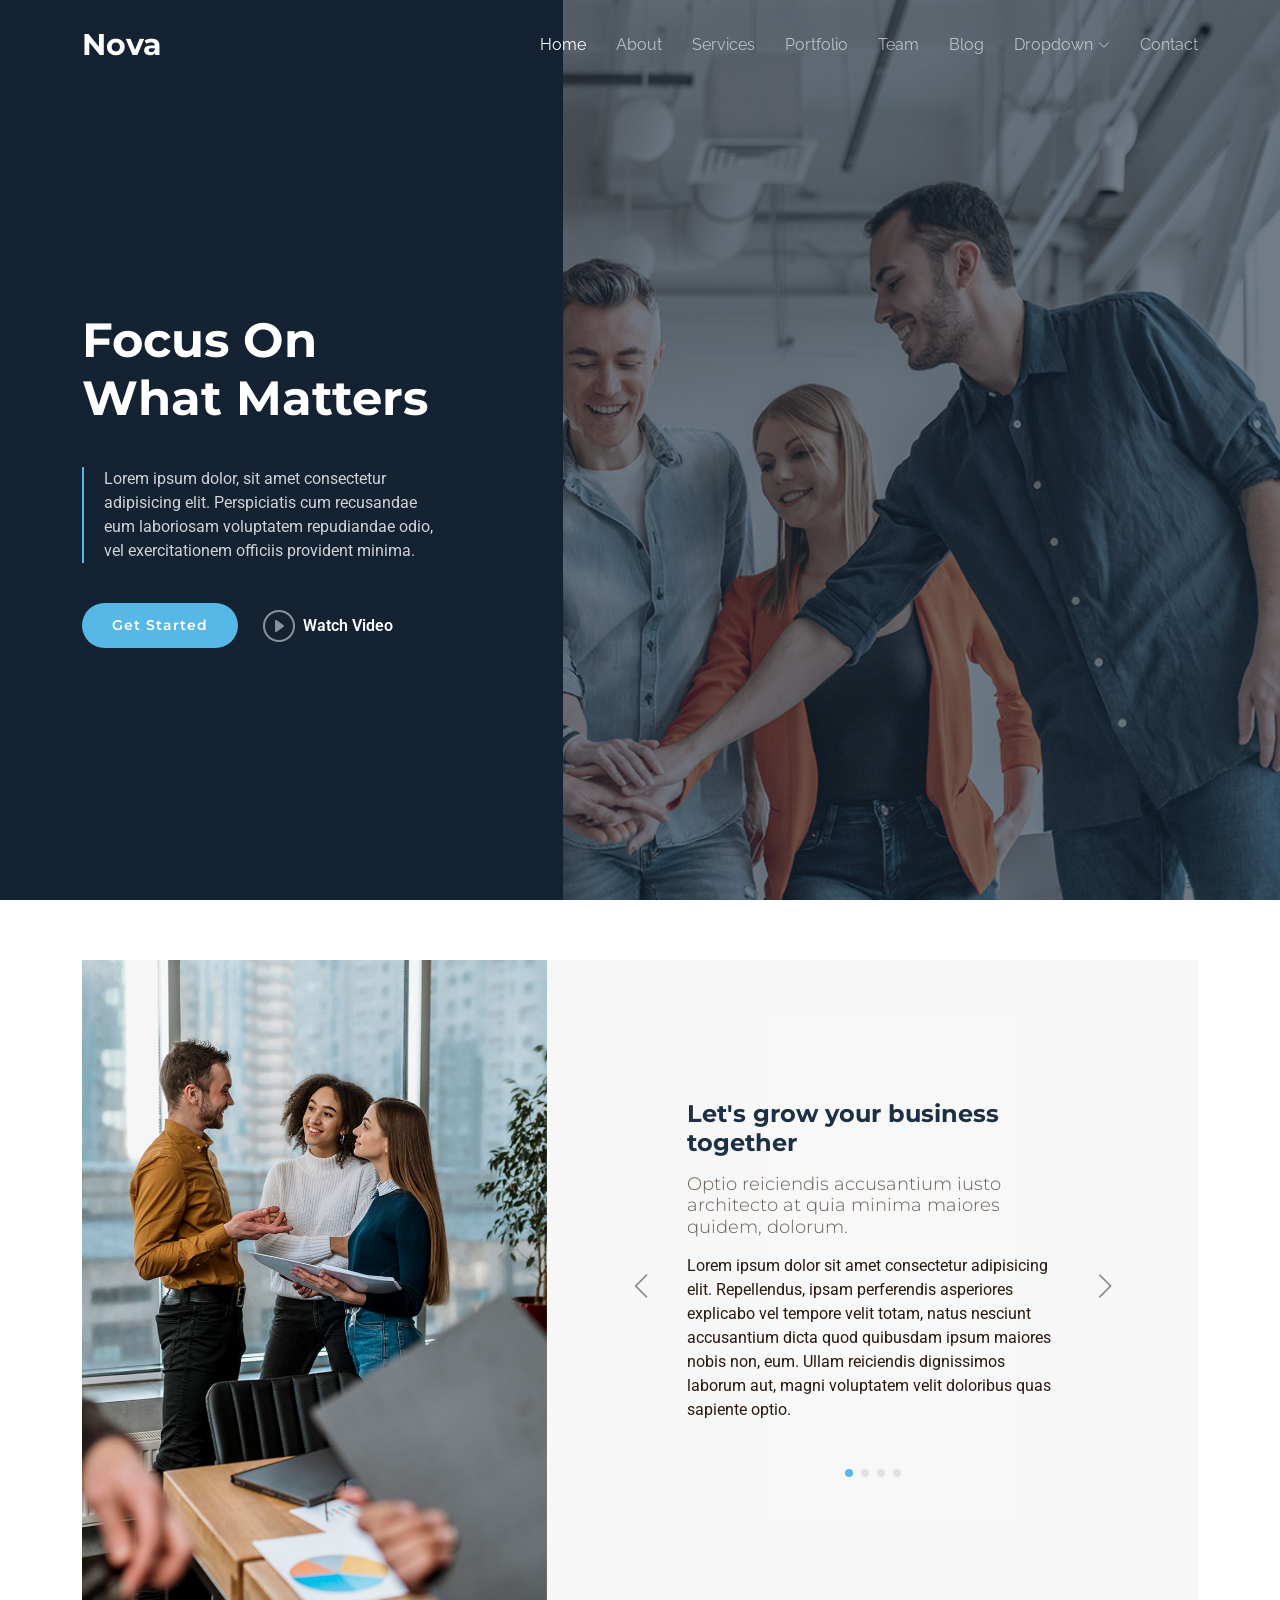
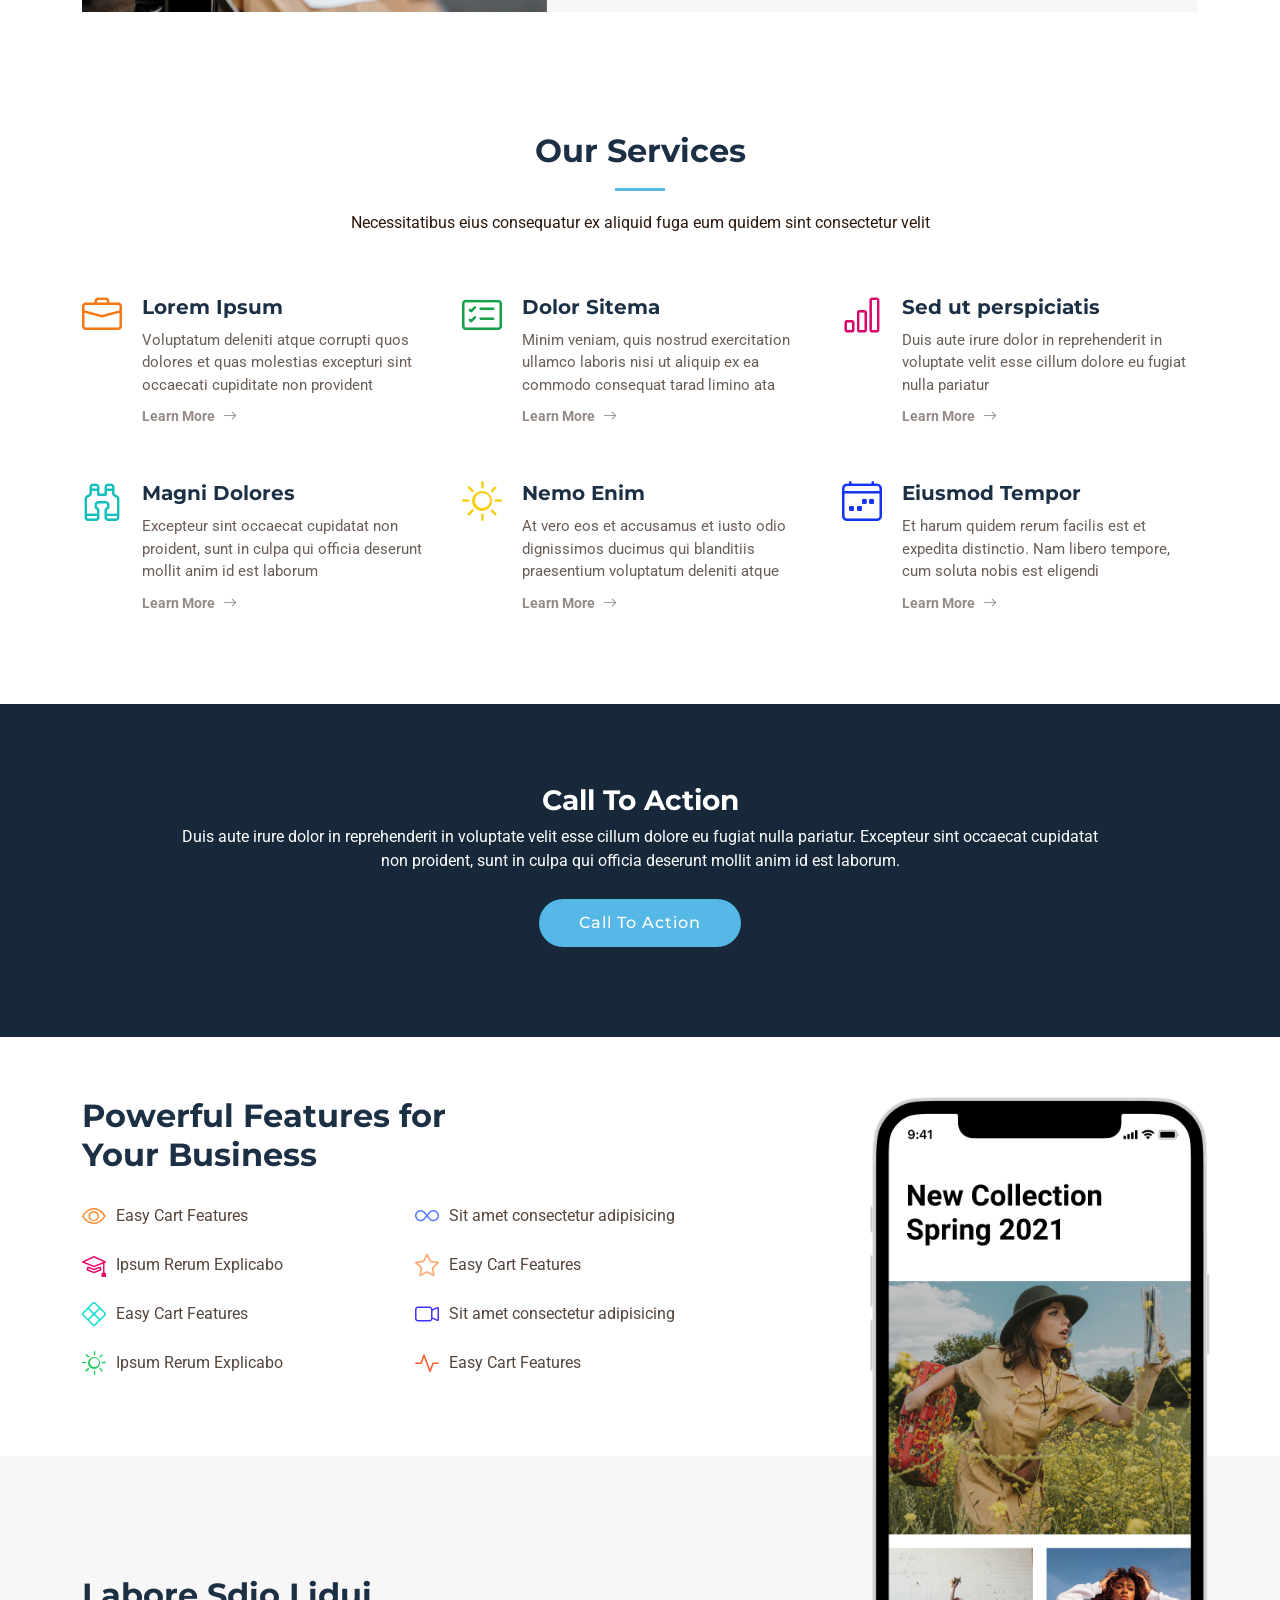
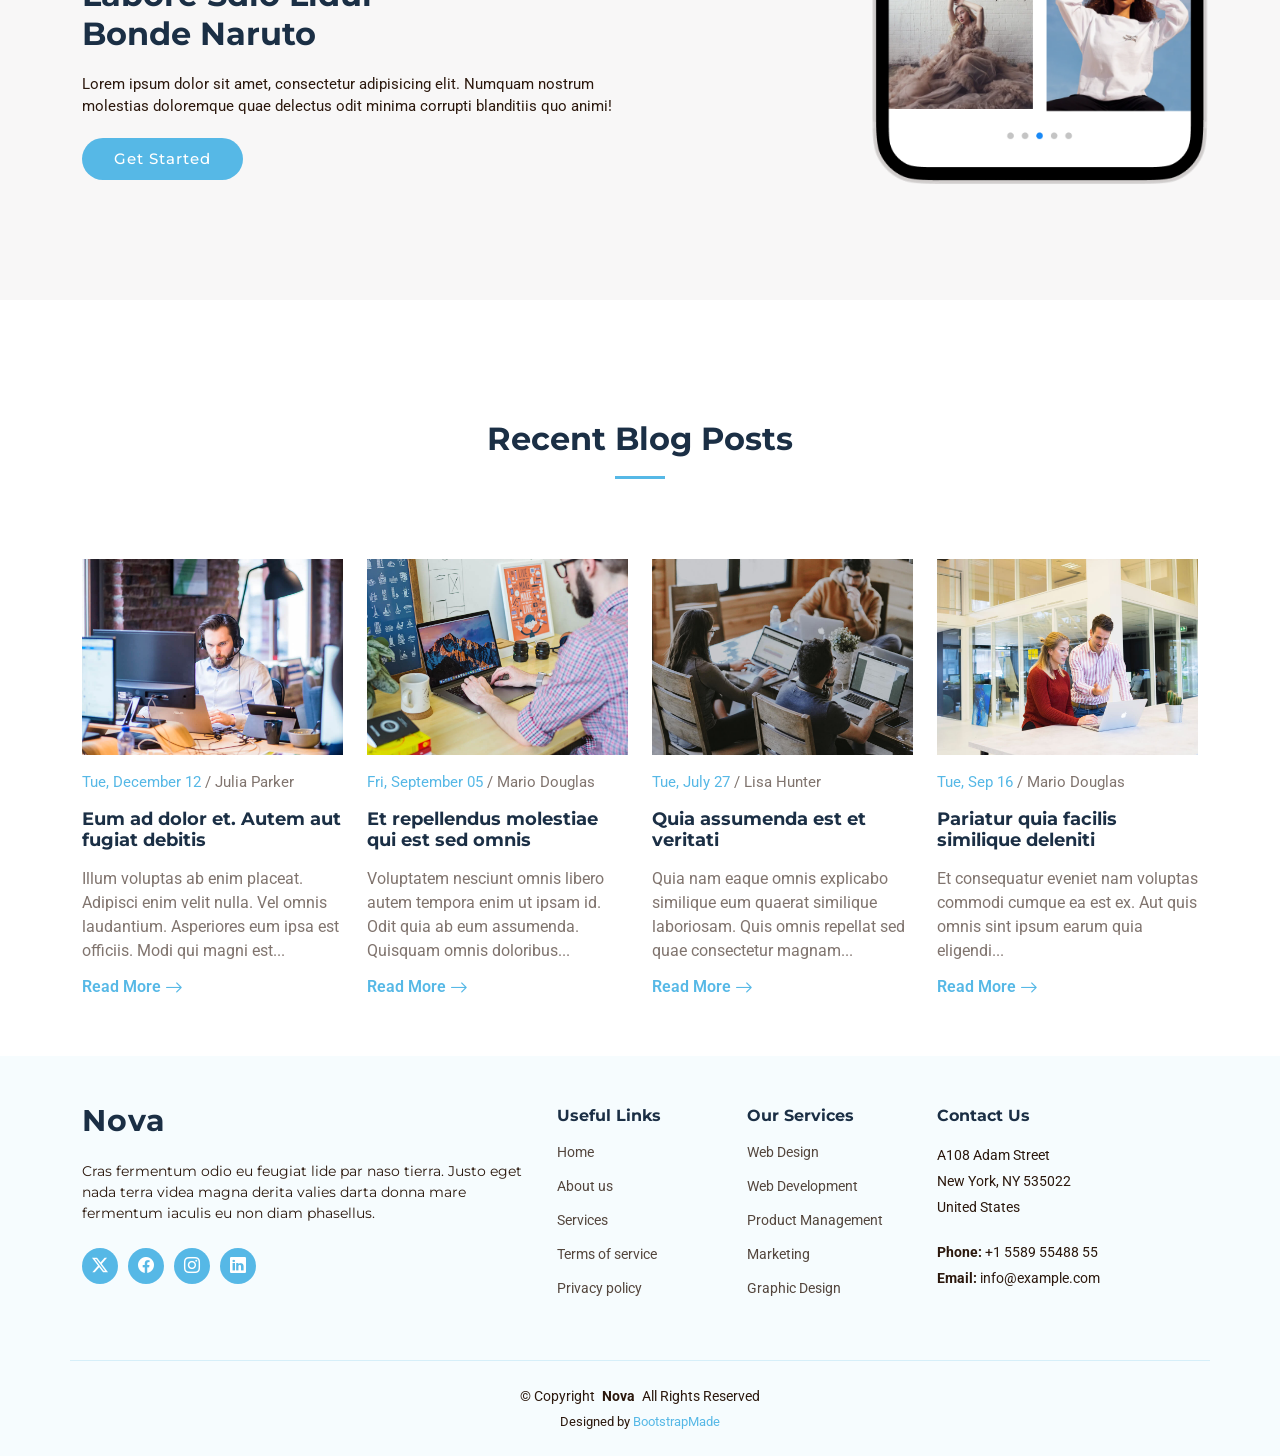
<file: index.html>
<!DOCTYPE html>
<html lang="en">

<head>
  <meta charset="utf-8">
  <meta content="width=device-width, initial-scale=1.0" name="viewport">
  <title>Index - Nova Bootstrap Template</title>
  <meta name="description" content="">
  <meta name="keywords" content="">

  <!-- Favicons -->
  <link href="assets/img/favicon.png" rel="icon">
  <link href="assets/img/apple-touch-icon.png" rel="apple-touch-icon">

  <!-- Fonts -->
  <link href="https://fonts.googleapis.com" rel="preconnect">
  <link href="https://fonts.gstatic.com" rel="preconnect" crossorigin>
  <link
    href="https://fonts.googleapis.com/css2?family=Roboto:ital,wght@0,100;0,300;0,400;0,500;0,700;0,900;1,100;1,300;1,400;1,500;1,700;1,900&family=Montserrat:ital,wght@0,100;0,200;0,300;0,400;0,500;0,600;0,700;0,800;0,900;1,100;1,200;1,300;1,400;1,500;1,600;1,700;1,800;1,900&family=Raleway:ital,wght@0,100;0,200;0,300;0,400;0,500;0,600;0,700;0,800;0,900;1,100;1,200;1,300;1,400;1,500;1,600;1,700;1,800;1,900&display=swap"
    rel="stylesheet">

  <!-- Vendor CSS Files -->
  <link href="assets/vendor/bootstrap/css/bootstrap.min.css" rel="stylesheet">
  <link href="assets/vendor/bootstrap-icons/bootstrap-icons.css" rel="stylesheet">
  <link href="assets/vendor/aos/aos.css" rel="stylesheet">
  <link href="assets/vendor/glightbox/css/glightbox.min.css" rel="stylesheet">
  <link href="assets/vendor/swiper/swiper-bundle.min.css" rel="stylesheet">

  <!-- Main CSS File -->
  <link href="assets/css/main.css" rel="stylesheet">

  <!-- =======================================================
  * Template Name: Nova
  * Template URL: https://bootstrapmade.com/nova-bootstrap-business-template/
  * Updated: Aug 07 2024 with Bootstrap v5.3.3
  * Author: BootstrapMade.com
  * License: https://bootstrapmade.com/license/
  ======================================================== -->
</head>

<body class="index-page">

  <header id="header" class="header d-flex align-items-center fixed-top">
    <div class="container-fluid container-xl position-relative d-flex align-items-center justify-content-between">

      <a href="index.html" class="logo d-flex align-items-center">
        <!-- Uncomment the line below if you also wish to use an image logo -->
        <!-- <img src="assets/img/logo.png" alt=""> -->
        <h1 class="sitename">Nova</h1>
      </a>

      <nav id="navmenu" class="navmenu">
        <ul>
          <li><a href="index.html" class="active">Home<br></a></li>
          <li><a href="about.html">About</a></li>
          <li><a href="services.html">Services</a></li>
          <li><a href="portfolio.html">Portfolio</a></li>
          <li><a href="team.html">Team</a></li>
          <li><a href="blog.html">Blog</a></li>
          <li class="dropdown"><a href="#"><span>Dropdown</span> <i class="bi bi-chevron-down toggle-dropdown"></i></a>
            <ul>
              <li><a href="#">Dropdown 1</a></li>
              <li class="dropdown"><a href="#"><span>Deep Dropdown</span> <i
                    class="bi bi-chevron-down toggle-dropdown"></i></a>
                <ul>
                  <li><a href="#">Deep Dropdown 1</a></li>
                  <li><a href="#">Deep Dropdown 2</a></li>
                  <li><a href="#">Deep Dropdown 3</a></li>
                  <li><a href="#">Deep Dropdown 4</a></li>
                  <li><a href="#">Deep Dropdown 5</a></li>
                </ul>
              </li>
              <li><a href="#">Dropdown 2</a></li>
              <li><a href="#">Dropdown 3</a></li>
              <li><a href="#">Dropdown 4</a></li>
            </ul>
          </li>
          <li><a href="contact.html">Contact</a></li>
        </ul>
        <i class="mobile-nav-toggle d-xl-none bi bi-list"></i>
      </nav>

    </div>
  </header>

  <main class="main">

    <!-- Hero Section -->
    <section id="hero" class="hero section dark-background">

      <img src="assets/img/hero-bg.jpg" alt="" data-aos="fade-in">

      <div class="container">
        <div class="row">
          <div class="col-xl-4">
            <h1 data-aos="fade-up">Focus On What Matters</h1>
            <blockquote data-aos="fade-up" data-aos-delay="100">
              <p>Lorem ipsum dolor, sit amet consectetur adipisicing elit. Perspiciatis cum recusandae eum laboriosam
                voluptatem repudiandae odio, vel exercitationem officiis provident minima. </p>
            </blockquote>
            <div class="d-flex" data-aos="fade-up" data-aos-delay="200">
              <a href="#about" class="btn-get-started">Get Started</a>
              <a href="https://www.youtube.com/watch?v=Y7f98aduVJ8"
                class="glightbox btn-watch-video d-flex align-items-center"><i class="bi bi-play-circle"></i><span>Watch
                  Video</span></a>
            </div>
          </div>
        </div>
      </div>

    </section><!-- /Hero Section -->

    <!-- Why Us Section -->
    <section id="why-us" class="why-us section">

      <div class="container">

        <div class="row g-0">

          <div class="col-xl-5 img-bg" data-aos="fade-up" data-aos-delay="100">
            <img src="assets/img/why-us-bg.jpg" alt="">
          </div>

          <div class="col-xl-7 slides position-relative" data-aos="fade-up" data-aos-delay="200">

            <div class="swiper init-swiper">
              <script type="application/json" class="swiper-config">
                {
                  "loop": true,
                  "speed": 600,
                  "autoplay": {
                    "delay": 5000
                  },
                  "slidesPerView": "auto",
                  "centeredSlides": true,
                  "pagination": {
                    "el": ".swiper-pagination",
                    "type": "bullets",
                    "clickable": true
                  },
                  "navigation": {
                    "nextEl": ".swiper-button-next",
                    "prevEl": ".swiper-button-prev"
                  }
                }
              </script>
              <div class="swiper-wrapper">

                <div class="swiper-slide">
                  <div class="item">
                    <h3 class="mb-3">Let's grow your business together</h3>
                    <h4 class="mb-3">Optio reiciendis accusantium iusto architecto at quia minima maiores quidem,
                      dolorum.</h4>
                    <p>Lorem ipsum dolor sit amet consectetur adipisicing elit. Repellendus, ipsam perferendis
                      asperiores explicabo vel tempore velit totam, natus nesciunt accusantium dicta quod quibusdam
                      ipsum maiores nobis non, eum. Ullam reiciendis dignissimos laborum aut, magni voluptatem velit
                      doloribus quas sapiente optio.</p>
                  </div>
                </div><!-- End slide item -->

                <div class="swiper-slide">
                  <div class="item">
                    <h3 class="mb-3">Unde perspiciatis ut repellat dolorem</h3>
                    <h4 class="mb-3">Amet cumque nam sed voluptas doloribus iusto. Dolorem eos aliquam quis.</h4>
                    <p>Dolorem quia fuga consectetur voluptatem. Earum consequatur nulla maxime necessitatibus cum
                      accusamus. Voluptatem dolorem ut numquam dolorum delectus autem veritatis facilis. Et ea ut
                      repellat ea. Facere est dolores fugiat dolor.</p>
                  </div>
                </div><!-- End slide item -->

                <div class="swiper-slide">
                  <div class="item">
                    <h3 class="mb-3">Aliquid non alias minus</h3>
                    <h4 class="mb-3">Necessitatibus voluptatibus explicabo dolores a vitae voluptatum.</h4>
                    <p>Neque voluptates aut. Soluta aut perspiciatis porro deserunt. Voluptate ut itaque velit. Aut
                      consectetur voluptatem aspernatur sequi sit laborum. Voluptas enim dolorum fugiat aut.</p>
                  </div>
                </div><!-- End slide item -->

                <div class="swiper-slide">
                  <div class="item">
                    <h3 class="mb-3">Necessitatibus suscipit non voluptatem quibusdam</h3>
                    <h4 class="mb-3">Tempora quos est ut quia adipisci ut voluptas. Deleniti laborum soluta nihil est.
                      Eum similique neque autem ut.</h4>
                    <p>Ut rerum et autem vel. Et rerum molestiae aut sit vel incidunt sit at voluptatem. Saepe dolorem
                      et sed voluptate impedit. Ad et qui sint at qui animi animi rerum.</p>
                  </div>
                </div><!-- End slide item -->

              </div>
              <div class="swiper-pagination"></div>
            </div>

            <div class="swiper-button-prev"></div>
            <div class="swiper-button-next"></div>
          </div>

        </div>

      </div>

    </section><!-- /Why Us Section -->

    <!-- Services Section -->
    <section id="services" class="services section">

      <!-- Section Title -->
      <div class="container section-title" data-aos="fade-up">
        <h2>Our Services</h2>
        <p>Necessitatibus eius consequatur ex aliquid fuga eum quidem sint consectetur velit</p>
      </div><!-- End Section Title -->

      <div class="container">

        <div class="row gy-4">

          <div class="col-lg-4 col-md-6 service-item d-flex" data-aos="fade-up" data-aos-delay="100">
            <div class="icon flex-shrink-0"><i class="bi bi-briefcase" style="color: #f57813;"></i></div>
            <div>
              <h4 class="title">Lorem Ipsum</h4>
              <p class="description">Voluptatum deleniti atque corrupti quos dolores et quas molestias excepturi sint
                occaecati cupiditate non provident</p>
              <a href="#" class="readmore stretched-link"><span>Learn More</span><i class="bi bi-arrow-right"></i></a>
            </div>
          </div>
          <!-- End Service Item -->

          <div class="col-lg-4 col-md-6 service-item d-flex" data-aos="fade-up" data-aos-delay="200">
            <div class="icon flex-shrink-0"><i class="bi bi-card-checklist" style="color: #15a04a;"></i></div>
            <div>
              <h4 class="title">Dolor Sitema</h4>
              <p class="description">Minim veniam, quis nostrud exercitation ullamco laboris nisi ut aliquip ex ea
                commodo consequat tarad limino ata</p>
              <a href="#" class="readmore stretched-link"><span>Learn More</span><i class="bi bi-arrow-right"></i></a>
            </div>
          </div><!-- End Service Item -->

          <div class="col-lg-4 col-md-6 service-item d-flex" data-aos="fade-up" data-aos-delay="300">
            <div class="icon flex-shrink-0"><i class="bi bi-bar-chart" style="color: #d90769;"></i></div>
            <div>
              <h4 class="title">Sed ut perspiciatis</h4>
              <p class="description">Duis aute irure dolor in reprehenderit in voluptate velit esse cillum dolore eu
                fugiat nulla pariatur</p>
              <a href="#" class="readmore stretched-link"><span>Learn More</span><i class="bi bi-arrow-right"></i></a>
            </div>
          </div><!-- End Service Item -->

          <div class="col-lg-4 col-md-6 service-item d-flex" data-aos="fade-up" data-aos-delay="400">
            <div class="icon flex-shrink-0"><i class="bi bi-binoculars" style="color: #15bfbc;"></i></div>
            <div>
              <h4 class="title">Magni Dolores</h4>
              <p class="description">Excepteur sint occaecat cupidatat non proident, sunt in culpa qui officia deserunt
                mollit anim id est laborum</p>
              <a href="#" class="readmore stretched-link"><span>Learn More</span><i class="bi bi-arrow-right"></i></a>
            </div>
          </div><!-- End Service Item -->

          <div class="col-lg-4 col-md-6 service-item d-flex" data-aos="fade-up" data-aos-delay="500">
            <div class="icon flex-shrink-0"><i class="bi bi-brightness-high" style="color: #f5cf13;"></i></div>
            <div>
              <h4 class="title">Nemo Enim</h4>
              <p class="description">At vero eos et accusamus et iusto odio dignissimos ducimus qui blanditiis
                praesentium voluptatum deleniti atque</p>
              <a href="#" class="readmore stretched-link"><span>Learn More</span><i class="bi bi-arrow-right"></i></a>
            </div>
          </div><!-- End Service Item -->

          <div class="col-lg-4 col-md-6 service-item d-flex" data-aos="fade-up" data-aos-delay="600">
            <div class="icon flex-shrink-0"><i class="bi bi-calendar4-week" style="color: #1335f5;"></i></div>
            <div>
              <h4 class="title">Eiusmod Tempor</h4>
              <p class="description">Et harum quidem rerum facilis est et expedita distinctio. Nam libero tempore, cum
                soluta nobis est eligendi</p>
              <a href="#" class="readmore stretched-link"><span>Learn More</span><i class="bi bi-arrow-right"></i></a>
            </div>
          </div><!-- End Service Item -->

        </div>

      </div>

    </section><!-- /Services Section -->

    <!-- Call To Action Section -->
    <section id="call-to-action" class="call-to-action section dark-background">

      <img src="assets/img/cta-bg.jpg" alt="">

      <div class="container">
        <div class="row justify-content-center" data-aos="zoom-in" data-aos-delay="100">
          <div class="col-xl-10">
            <div class="text-center">
              <h3>Call To Action</h3>
              <p>Duis aute irure dolor in reprehenderit in voluptate velit esse cillum dolore eu fugiat nulla pariatur.
                Excepteur sint occaecat cupidatat non proident, sunt in culpa qui officia deserunt mollit anim id est
                laborum.</p>
              <a class="cta-btn" href="#">Call To Action</a>
            </div>
          </div>
        </div>
      </div>

    </section><!-- /Call To Action Section -->

    <!-- Features Section -->
    <section id="features" class="features section">

      <div class="container">
        <div class="row">
          <div class="col-lg-7" data-aos="fade-up" data-aos-delay="100">
            <h3 class="mb-0">Powerful Features for</h3>
            <h3>Your Business</h3>

            <div class="row gy-4">

              <div class="col-md-6">
                <div class="icon-list d-flex">
                  <i class="bi bi-eye" style="color: #ff8b2c;"></i>
                  <span>Easy Cart Features</span>
                </div>
              </div><!-- End Icon List Item-->

              <div class="col-md-6">
                <div class="icon-list d-flex">
                  <i class="bi bi-infinity" style="color: #5578ff;"></i>
                  <span>Sit amet consectetur adipisicing</span>
                </div>
              </div><!-- End Icon List Item-->

              <div class="col-md-6">
                <div class="icon-list d-flex">
                  <i class="bi bi-mortarboard" style="color: #e80368;"></i>
                  <span>Ipsum Rerum Explicabo</span>
                </div>
              </div><!-- End Icon List Item-->

              <div class="col-md-6">
                <div class="icon-list d-flex">
                  <i class="bi bi-star" style="color: #ffa76e;"></i>
                  <span>Easy Cart Features</span>
                </div>
              </div><!-- End Icon List Item-->

              <div class="col-md-6">
                <div class="icon-list d-flex">
                  <i class="bi bi-x-diamond" style="color: #11dbcf;"></i>
                  <span>Easy Cart Features</span>
                </div>
              </div><!-- End Icon List Item-->

              <div class="col-md-6">
                <div class="icon-list d-flex">
                  <i class="bi bi-camera-video" style="color: #4233ff;"></i>
                  <span>Sit amet consectetur adipisicing</span>
                </div>
              </div><!-- End Icon List Item-->

              <div class="col-md-6">
                <div class="icon-list d-flex">
                  <i class="bi bi-brightness-high" style="color: #29cc61;"></i>
                  <span>Ipsum Rerum Explicabo</span>
                </div>
              </div><!-- End Icon List Item-->

              <div class="col-md-6">
                <div class="icon-list d-flex">
                  <i class="bi bi-activity" style="color: #ff5828;"></i>
                  <span>Easy Cart Features</span>
                </div>
              </div><!-- End Icon List Item-->
            </div>
          </div>
          <div class="col-lg-5 position-relative" data-aos="zoom-out" data-aos-delay="200">
            <div class="phone-wrap">
              <img src="assets/img/iphone.png" alt="Image" class="img-fluid">
            </div>
          </div>
        </div>

      </div>

      <div class="details">
        <div class="container">
          <div class="row">
            <div class="col-md-6" data-aos="fade-up" data-aos-delay="300">
              <h4>Labore Sdio Lidui<br>Bonde Naruto</h4>
              <p>Lorem ipsum dolor sit amet, consectetur adipisicing elit. Numquam nostrum molestias doloremque quae
                delectus odit minima corrupti blanditiis quo animi!</p>
              <a href="#about" class="btn-get-started">Get Started</a>
            </div>
          </div>
        </div>
      </div>

    </section><!-- /Features Section -->

    <!-- Recent Posts Section -->
    <section id="recent-posts" class="recent-posts section">

      <!-- Section Title -->
      <div class="container section-title" data-aos="fade-up">
        <h2>Recent Blog Posts</h2>

      </div><!-- End Section Title -->

      <div class="container">

        <div class="row gy-5">

          <div class="col-xl-3 col-md-6" data-aos="fade-up" data-aos-delay="200">
            <div class="post-box">
              <div class="post-img"><img src="assets/img/blog/blog-1.jpg" class="img-fluid" alt=""></div>
              <div class="meta">
                <span class="post-date">Tue, December 12</span>
                <span class="post-author"> / Julia Parker</span>
              </div>
              <h3 class="post-title">Eum ad dolor et. Autem aut fugiat debitis</h3>
              <p>Illum voluptas ab enim placeat. Adipisci enim velit nulla. Vel omnis laudantium. Asperiores eum ipsa
                est officiis. Modi qui magni est...</p>
              <a href="blog-details.html" class="readmore stretched-link"><span>Read More</span><i
                  class="bi bi-arrow-right"></i></a>
            </div>
          </div>

          <div class="col-xl-3 col-md-6" data-aos="fade-up" data-aos-delay="400">
            <div class="post-box">
              <div class="post-img"><img src="assets/img/blog/blog-2.jpg" class="img-fluid" alt=""></div>
              <div class="meta">
                <span class="post-date">Fri, September 05</span>
                <span class="post-author"> / Mario Douglas</span>
              </div>
              <h3 class="post-title">Et repellendus molestiae qui est sed omnis</h3>
              <p>Voluptatem nesciunt omnis libero autem tempora enim ut ipsam id. Odit quia ab eum assumenda. Quisquam
                omnis doloribus...</p>
              <a href="blog-details.html" class="readmore stretched-link"><span>Read More</span><i
                  class="bi bi-arrow-right"></i></a>
            </div>
          </div>

          <div class="col-xl-3 col-md-6" data-aos="fade-up" data-aos-delay="600">
            <div class="post-box">
              <div class="post-img"><img src="assets/img/blog/blog-3.jpg" class="img-fluid" alt=""></div>
              <div class="meta">
                <span class="post-date">Tue, July 27</span>
                <span class="post-author"> / Lisa Hunter</span>
              </div>
              <h3 class="post-title">Quia assumenda est et veritati</h3>
              <p>Quia nam eaque omnis explicabo similique eum quaerat similique laboriosam. Quis omnis repellat sed quae
                consectetur magnam...</p>
              <a href="blog-details.html" class="readmore stretched-link"><span>Read More</span><i
                  class="bi bi-arrow-right"></i></a>
            </div>
          </div>

          <div class="col-xl-3 col-md-6" data-aos="fade-up" data-aos-delay="600">
            <div class="post-box">
              <div class="post-img"><img src="assets/img/blog/blog-4.jpg" class="img-fluid" alt=""></div>
              <div class="meta">
                <span class="post-date">Tue, Sep 16</span>
                <span class="post-author"> / Mario Douglas</span>
              </div>
              <h3 class="post-title">Pariatur quia facilis similique deleniti</h3>
              <p>Et consequatur eveniet nam voluptas commodi cumque ea est ex. Aut quis omnis sint ipsum earum quia
                eligendi...</p>
              <a href="blog-details.html" class="readmore stretched-link"><span>Read More</span><i
                  class="bi bi-arrow-right"></i></a>
            </div>
          </div>

        </div>

      </div>

    </section><!-- /Recent Posts Section -->

  </main>

  <footer id="footer" class="footer light-background">

    <div class="footer-top">
      <div class="container">
        <div class="row gy-4">
          <div class="col-lg-5 col-md-12 footer-about">
            <a href="index.html" class="logo d-flex align-items-center">
              <span class="sitename">Nova</span>
            </a>
            <p>Cras fermentum odio eu feugiat lide par naso tierra. Justo eget nada terra videa magna derita valies
              darta donna mare fermentum iaculis eu non diam phasellus.</p>
            <div class="social-links d-flex mt-4">
              <a href=""><i class="bi bi-twitter-x"></i></a>
              <a href=""><i class="bi bi-facebook"></i></a>
              <a href=""><i class="bi bi-instagram"></i></a>
              <a href=""><i class="bi bi-linkedin"></i></a>
            </div>
          </div>

          <div class="col-lg-2 col-6 footer-links">
            <h4>Useful Links</h4>
            <ul>
              <li><a href="#">Home</a></li>
              <li><a href="#">About us</a></li>
              <li><a href="#">Services</a></li>
              <li><a href="#">Terms of service</a></li>
              <li><a href="#">Privacy policy</a></li>
            </ul>
          </div>

          <div class="col-lg-2 col-6 footer-links">
            <h4>Our Services</h4>
            <ul>
              <li><a href="#">Web Design</a></li>
              <li><a href="#">Web Development</a></li>
              <li><a href="#">Product Management</a></li>
              <li><a href="#">Marketing</a></li>
              <li><a href="#">Graphic Design</a></li>
            </ul>
          </div>

          <div class="col-lg-3 col-md-12 footer-contact text-center text-md-start">
            <h4>Contact Us</h4>
            <p>A108 Adam Street</p>
            <p>New York, NY 535022</p>
            <p>United States</p>
            <p class="mt-4"><strong>Phone:</strong> <span>+1 5589 55488 55</span></p>
            <p><strong>Email:</strong> <span>info@example.com</span></p>
          </div>

        </div>
      </div>
    </div>

    <div class="container copyright text-center">
      <p>© <span>Copyright</span> <strong class="px-1 sitename">Nova</strong> <span>All Rights Reserved</span></p>
      <div class="credits">
        <!-- All the links in the footer should remain intact. -->
        <!-- You can delete the links only if you've purchased the pro version. -->
        <!-- Licensing information: https://bootstrapmade.com/license/ -->
        <!-- Purchase the pro version with working PHP/AJAX contact form: [buy-url] -->
        Designed by <a href="https://bootstrapmade.com/">BootstrapMade</a>
      </div>
    </div>

  </footer>

  <!-- Scroll Top -->
  <a href="#" id="scroll-top" class="scroll-top d-flex align-items-center justify-content-center"><i
      class="bi bi-arrow-up-short"></i></a>

  <!-- Preloader -->
  <div id="preloader"></div>

  <!-- Vendor JS Files -->
  <script src="assets/vendor/bootstrap/js/bootstrap.bundle.min.js"></script>
  <script src="assets/vendor/php-email-form/validate.js"></script>
  <script src="assets/vendor/aos/aos.js"></script>
  <script src="assets/vendor/glightbox/js/glightbox.min.js"></script>
  <script src="assets/vendor/swiper/swiper-bundle.min.js"></script>
  <script src="assets/vendor/imagesloaded/imagesloaded.pkgd.min.js"></script>
  <script src="assets/vendor/isotope-layout/isotope.pkgd.min.js"></script>

  <!-- Main JS File -->
  <script src="assets/js/main.js"></script>

</body>

</html>
</file>
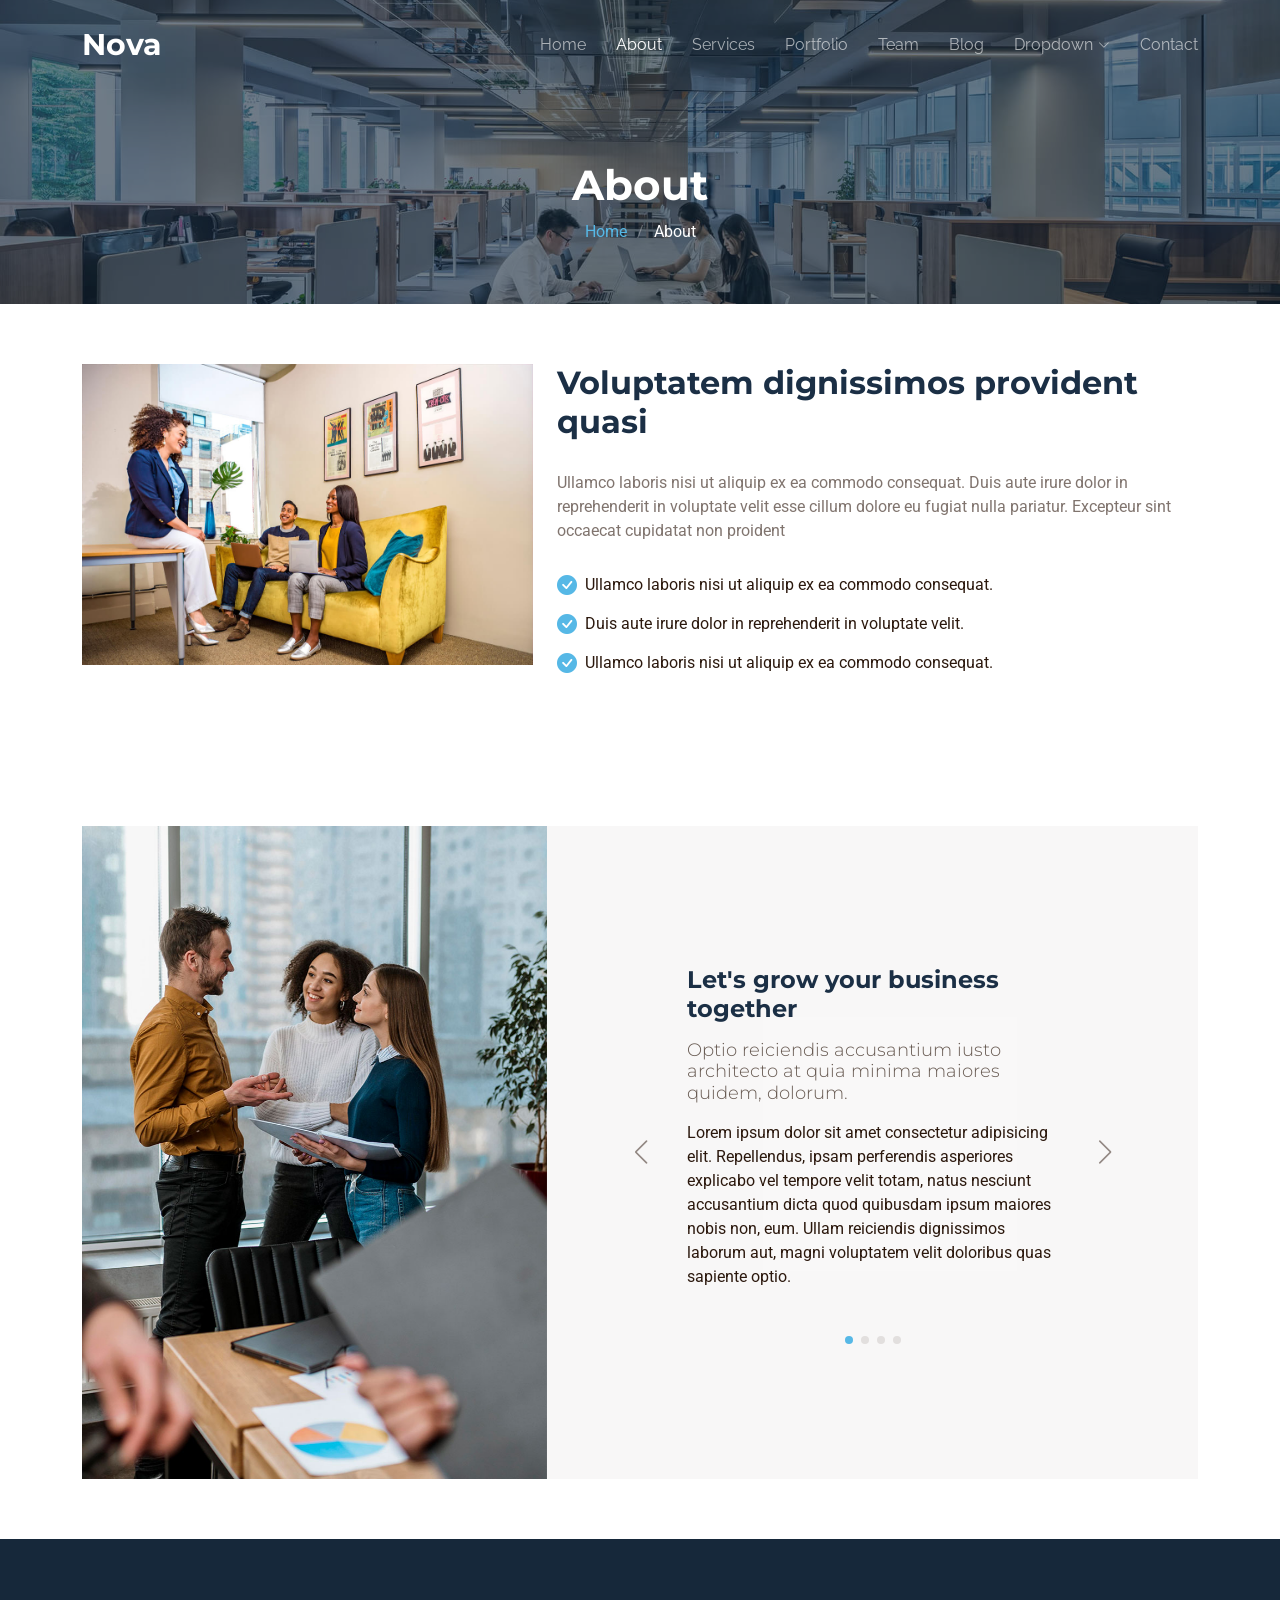
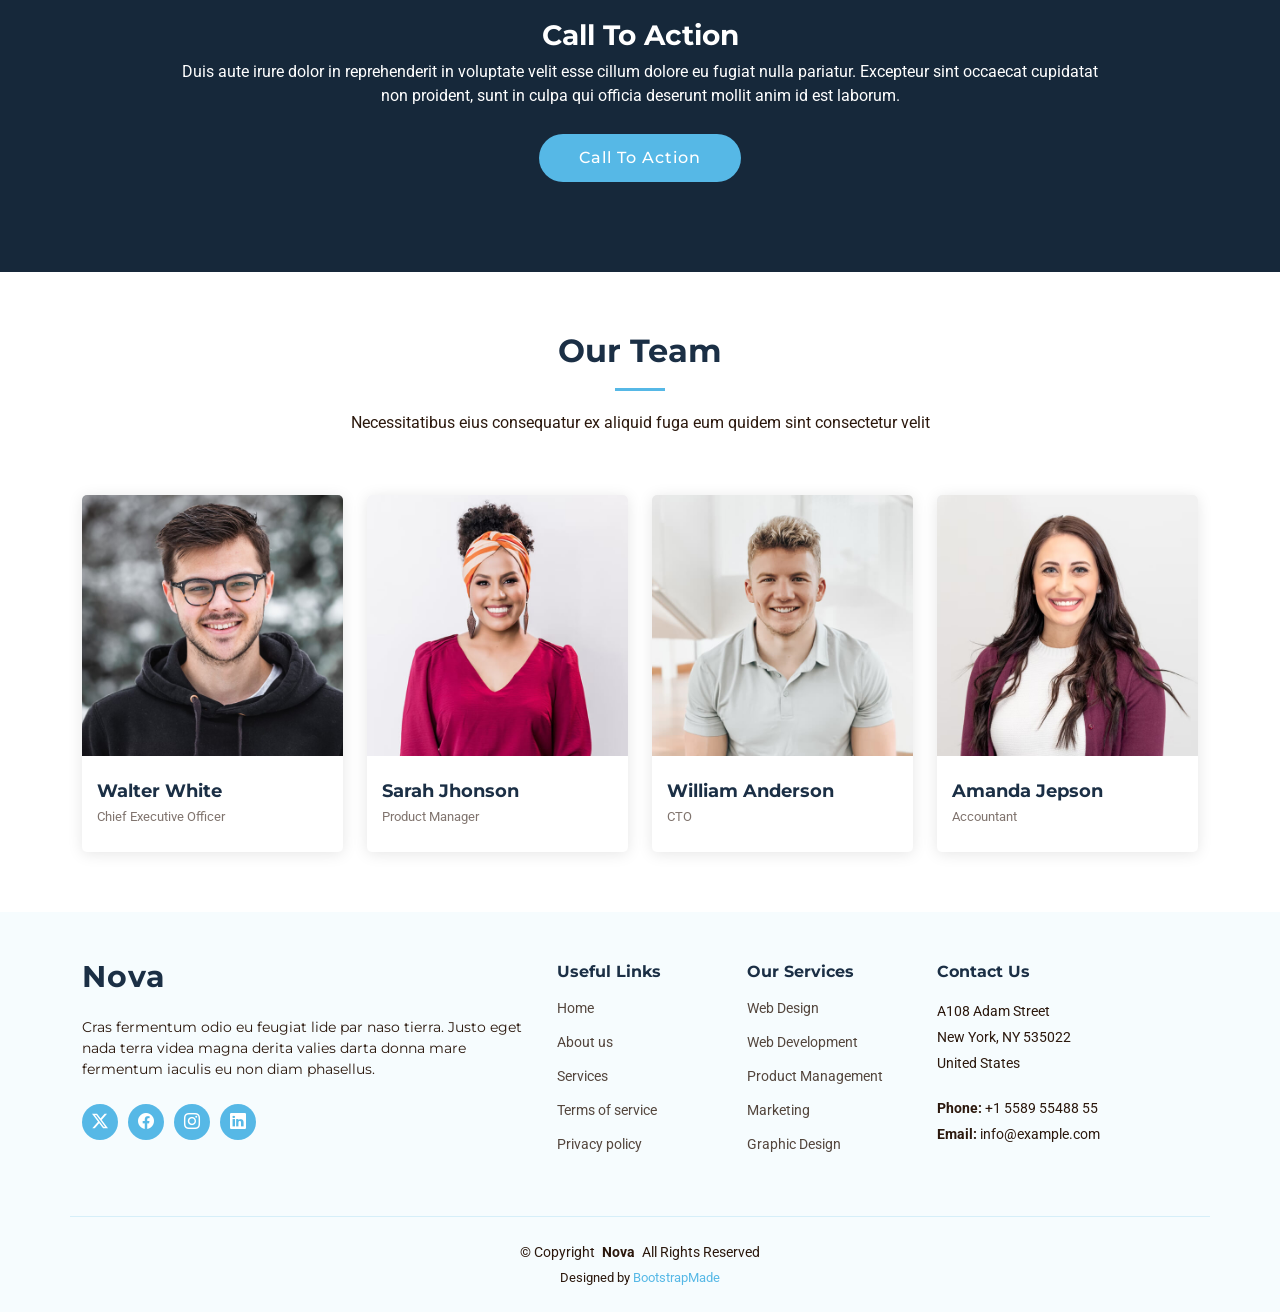
<file: about.html>
<!DOCTYPE html>
<html lang="en">

<head>
  <meta charset="utf-8">
  <meta content="width=device-width, initial-scale=1.0" name="viewport">
  <title>About - Nova Bootstrap Template</title>
  <meta name="description" content="">
  <meta name="keywords" content="">

  <!-- Favicons -->
  <link href="assets/img/favicon.png" rel="icon">
  <link href="assets/img/apple-touch-icon.png" rel="apple-touch-icon">

  <!-- Fonts -->
  <link href="https://fonts.googleapis.com" rel="preconnect">
  <link href="https://fonts.gstatic.com" rel="preconnect" crossorigin>
  <link href="https://fonts.googleapis.com/css2?family=Roboto:ital,wght@0,100;0,300;0,400;0,500;0,700;0,900;1,100;1,300;1,400;1,500;1,700;1,900&family=Montserrat:ital,wght@0,100;0,200;0,300;0,400;0,500;0,600;0,700;0,800;0,900;1,100;1,200;1,300;1,400;1,500;1,600;1,700;1,800;1,900&family=Raleway:ital,wght@0,100;0,200;0,300;0,400;0,500;0,600;0,700;0,800;0,900;1,100;1,200;1,300;1,400;1,500;1,600;1,700;1,800;1,900&display=swap" rel="stylesheet">

  <!-- Vendor CSS Files -->
  <link href="assets/vendor/bootstrap/css/bootstrap.min.css" rel="stylesheet">
  <link href="assets/vendor/bootstrap-icons/bootstrap-icons.css" rel="stylesheet">
  <link href="assets/vendor/aos/aos.css" rel="stylesheet">
  <link href="assets/vendor/glightbox/css/glightbox.min.css" rel="stylesheet">
  <link href="assets/vendor/swiper/swiper-bundle.min.css" rel="stylesheet">

  <!-- Main CSS File -->
  <link href="assets/css/main.css" rel="stylesheet">

  <!-- =======================================================
  * Template Name: Nova
  * Template URL: https://bootstrapmade.com/nova-bootstrap-business-template/
  * Updated: Aug 07 2024 with Bootstrap v5.3.3
  * Author: BootstrapMade.com
  * License: https://bootstrapmade.com/license/
  ======================================================== -->
</head>

<body class="about-page">

  <header id="header" class="header d-flex align-items-center fixed-top">
    <div class="container-fluid container-xl position-relative d-flex align-items-center justify-content-between">

      <a href="index.html" class="logo d-flex align-items-center">
        <!-- Uncomment the line below if you also wish to use an image logo -->
        <!-- <img src="assets/img/logo.png" alt=""> -->
        <h1 class="sitename">Nova</h1>
      </a>

      <nav id="navmenu" class="navmenu">
        <ul>
          <li><a href="index.html">Home<br></a></li>
          <li><a href="about.html" class="active">About</a></li>
          <li><a href="services.html">Services</a></li>
          <li><a href="portfolio.html">Portfolio</a></li>
          <li><a href="team.html">Team</a></li>
          <li><a href="blog.html">Blog</a></li>
          <li class="dropdown"><a href="#"><span>Dropdown</span> <i class="bi bi-chevron-down toggle-dropdown"></i></a>
            <ul>
              <li><a href="#">Dropdown 1</a></li>
              <li class="dropdown"><a href="#"><span>Deep Dropdown</span> <i class="bi bi-chevron-down toggle-dropdown"></i></a>
                <ul>
                  <li><a href="#">Deep Dropdown 1</a></li>
                  <li><a href="#">Deep Dropdown 2</a></li>
                  <li><a href="#">Deep Dropdown 3</a></li>
                  <li><a href="#">Deep Dropdown 4</a></li>
                  <li><a href="#">Deep Dropdown 5</a></li>
                </ul>
              </li>
              <li><a href="#">Dropdown 2</a></li>
              <li><a href="#">Dropdown 3</a></li>
              <li><a href="#">Dropdown 4</a></li>
            </ul>
          </li>
          <li><a href="contact.html">Contact</a></li>
        </ul>
        <i class="mobile-nav-toggle d-xl-none bi bi-list"></i>
      </nav>

    </div>
  </header>

  <main class="main">

    <!-- Page Title -->
    <div class="page-title dark-background" data-aos="fade" style="background-image: url(assets/img/about-page-title-bg.jpg);">
      <div class="container">
        <h1>About</h1>
        <nav class="breadcrumbs">
          <ol>
            <li><a href="index.html">Home</a></li>
            <li class="current">About</li>
          </ol>
        </nav>
      </div>
    </div><!-- End Page Title -->

    <!-- About Section -->
    <section id="about" class="about section">

      <div class="container">

        <div class="row gy-4" data-aos="fade-up" data-aos-delay="100">
          <div class="col-lg-5">
            <img src="assets/img/about.jpg" class="img-fluid" alt="">
          </div>
          <div class="col-lg-7" data-aos="fade-up" data-aos-delay="200">
            <div class="content">
              <h3>Voluptatem dignissimos provident quasi</h3>
              <p>
                Ullamco laboris nisi ut aliquip ex ea commodo consequat. Duis aute irure dolor in reprehenderit in voluptate
                velit esse cillum dolore eu fugiat nulla pariatur. Excepteur sint occaecat cupidatat non proident
              </p>
              <ul>
                <li><i class="bi bi-check-circle-fill"></i> <span>Ullamco laboris nisi ut aliquip ex ea commodo consequat.</span></li>
                <li><i class="bi bi-check-circle-fill"></i> <span>Duis aute irure dolor in reprehenderit in voluptate velit.</span></li>
                <li><i class="bi bi-check-circle-fill"></i> <span>Ullamco laboris nisi ut aliquip ex ea commodo consequat.</span></li>
              </ul>
            </div>
          </div>
        </div>

      </div>

    </section><!-- /About Section -->

    <!-- Why Us Section -->
    <section id="why-us" class="why-us section">

      <div class="container">

        <div class="row g-0">

          <div class="col-xl-5 img-bg" data-aos="fade-up" data-aos-delay="100">
            <img src="assets/img/why-us-bg.jpg" alt="">
          </div>

          <div class="col-xl-7 slides position-relative" data-aos="fade-up" data-aos-delay="200">

            <div class="swiper init-swiper">
              <script type="application/json" class="swiper-config">
                {
                  "loop": true,
                  "speed": 600,
                  "autoplay": {
                    "delay": 5000
                  },
                  "slidesPerView": "auto",
                  "centeredSlides": true,
                  "pagination": {
                    "el": ".swiper-pagination",
                    "type": "bullets",
                    "clickable": true
                  },
                  "navigation": {
                    "nextEl": ".swiper-button-next",
                    "prevEl": ".swiper-button-prev"
                  }
                }
              </script>
              <div class="swiper-wrapper">

                <div class="swiper-slide">
                  <div class="item">
                    <h3 class="mb-3">Let's grow your business together</h3>
                    <h4 class="mb-3">Optio reiciendis accusantium iusto architecto at quia minima maiores quidem, dolorum.</h4>
                    <p>Lorem ipsum dolor sit amet consectetur adipisicing elit. Repellendus, ipsam perferendis asperiores explicabo vel tempore velit totam, natus nesciunt accusantium dicta quod quibusdam ipsum maiores nobis non, eum. Ullam reiciendis dignissimos laborum aut, magni voluptatem velit doloribus quas sapiente optio.</p>
                  </div>
                </div><!-- End slide item -->

                <div class="swiper-slide">
                  <div class="item">
                    <h3 class="mb-3">Unde perspiciatis ut repellat dolorem</h3>
                    <h4 class="mb-3">Amet cumque nam sed voluptas doloribus iusto. Dolorem eos aliquam quis.</h4>
                    <p>Dolorem quia fuga consectetur voluptatem. Earum consequatur nulla maxime necessitatibus cum accusamus. Voluptatem dolorem ut numquam dolorum delectus autem veritatis facilis. Et ea ut repellat ea. Facere est dolores fugiat dolor.</p>
                  </div>
                </div><!-- End slide item -->

                <div class="swiper-slide">
                  <div class="item">
                    <h3 class="mb-3">Aliquid non alias minus</h3>
                    <h4 class="mb-3">Necessitatibus voluptatibus explicabo dolores a vitae voluptatum.</h4>
                    <p>Neque voluptates aut. Soluta aut perspiciatis porro deserunt. Voluptate ut itaque velit. Aut consectetur voluptatem aspernatur sequi sit laborum. Voluptas enim dolorum fugiat aut.</p>
                  </div>
                </div><!-- End slide item -->

                <div class="swiper-slide">
                  <div class="item">
                    <h3 class="mb-3">Necessitatibus suscipit non voluptatem quibusdam</h3>
                    <h4 class="mb-3">Tempora quos est ut quia adipisci ut voluptas. Deleniti laborum soluta nihil est. Eum similique neque autem ut.</h4>
                    <p>Ut rerum et autem vel. Et rerum molestiae aut sit vel incidunt sit at voluptatem. Saepe dolorem et sed voluptate impedit. Ad et qui sint at qui animi animi rerum.</p>
                  </div>
                </div><!-- End slide item -->

              </div>
              <div class="swiper-pagination"></div>
            </div>

            <div class="swiper-button-prev"></div>
            <div class="swiper-button-next"></div>
          </div>

        </div>

      </div>

    </section><!-- /Why Us Section -->

    <!-- Call To Action Section -->
    <section id="call-to-action" class="call-to-action section dark-background">

      <img src="assets/img/cta-bg.jpg" alt="">

      <div class="container">
        <div class="row justify-content-center" data-aos="zoom-in" data-aos-delay="100">
          <div class="col-xl-10">
            <div class="text-center">
              <h3>Call To Action</h3>
              <p>Duis aute irure dolor in reprehenderit in voluptate velit esse cillum dolore eu fugiat nulla pariatur. Excepteur sint occaecat cupidatat non proident, sunt in culpa qui officia deserunt mollit anim id est laborum.</p>
              <a class="cta-btn" href="#">Call To Action</a>
            </div>
          </div>
        </div>
      </div>

    </section><!-- /Call To Action Section -->

    <!-- Team Section -->
    <section id="team" class="team section">

      <!-- Section Title -->
      <div class="container section-title" data-aos="fade-up">
        <h2>Our Team</h2>
        <p>Necessitatibus eius consequatur ex aliquid fuga eum quidem sint consectetur velit</p>
      </div><!-- End Section Title -->

      <div class="container">

        <div class="row gy-4">

          <div class="col-lg-3 col-md-6 d-flex align-items-stretch" data-aos="fade-up" data-aos-delay="100">
            <div class="team-member">
              <div class="member-img">
                <img src="assets/img/team/team-1.jpg" class="img-fluid" alt="">
                <div class="social">
                  <a href=""><i class="bi bi-twitter-x"></i></a>
                  <a href=""><i class="bi bi-facebook"></i></a>
                  <a href=""><i class="bi bi-instagram"></i></a>
                  <a href=""><i class="bi bi-linkedin"></i></a>
                </div>
              </div>
              <div class="member-info">
                <h4>Walter White</h4>
                <span>Chief Executive Officer</span>
              </div>
            </div>
          </div><!-- End Team Member -->

          <div class="col-lg-3 col-md-6 d-flex align-items-stretch" data-aos="fade-up" data-aos-delay="200">
            <div class="team-member">
              <div class="member-img">
                <img src="assets/img/team/team-2.jpg" class="img-fluid" alt="">
                <div class="social">
                  <a href=""><i class="bi bi-twitter-x"></i></a>
                  <a href=""><i class="bi bi-facebook"></i></a>
                  <a href=""><i class="bi bi-instagram"></i></a>
                  <a href=""><i class="bi bi-linkedin"></i></a>
                </div>
              </div>
              <div class="member-info">
                <h4>Sarah Jhonson</h4>
                <span>Product Manager</span>
              </div>
            </div>
          </div><!-- End Team Member -->

          <div class="col-lg-3 col-md-6 d-flex align-items-stretch" data-aos="fade-up" data-aos-delay="300">
            <div class="team-member">
              <div class="member-img">
                <img src="assets/img/team/team-3.jpg" class="img-fluid" alt="">
                <div class="social">
                  <a href=""><i class="bi bi-twitter-x"></i></a>
                  <a href=""><i class="bi bi-facebook"></i></a>
                  <a href=""><i class="bi bi-instagram"></i></a>
                  <a href=""><i class="bi bi-linkedin"></i></a>
                </div>
              </div>
              <div class="member-info">
                <h4>William Anderson</h4>
                <span>CTO</span>
              </div>
            </div>
          </div><!-- End Team Member -->

          <div class="col-lg-3 col-md-6 d-flex align-items-stretch" data-aos="fade-up" data-aos-delay="400">
            <div class="team-member">
              <div class="member-img">
                <img src="assets/img/team/team-4.jpg" class="img-fluid" alt="">
                <div class="social">
                  <a href=""><i class="bi bi-twitter-x"></i></a>
                  <a href=""><i class="bi bi-facebook"></i></a>
                  <a href=""><i class="bi bi-instagram"></i></a>
                  <a href=""><i class="bi bi-linkedin"></i></a>
                </div>
              </div>
              <div class="member-info">
                <h4>Amanda Jepson</h4>
                <span>Accountant</span>
              </div>
            </div>
          </div><!-- End Team Member -->

        </div>

      </div>

    </section><!-- /Team Section -->

  </main>

  <footer id="footer" class="footer light-background">

    <div class="footer-top">
      <div class="container">
        <div class="row gy-4">
          <div class="col-lg-5 col-md-12 footer-about">
            <a href="index.html" class="logo d-flex align-items-center">
              <span class="sitename">Nova</span>
            </a>
            <p>Cras fermentum odio eu feugiat lide par naso tierra. Justo eget nada terra videa magna derita valies darta donna mare fermentum iaculis eu non diam phasellus.</p>
            <div class="social-links d-flex mt-4">
              <a href=""><i class="bi bi-twitter-x"></i></a>
              <a href=""><i class="bi bi-facebook"></i></a>
              <a href=""><i class="bi bi-instagram"></i></a>
              <a href=""><i class="bi bi-linkedin"></i></a>
            </div>
          </div>

          <div class="col-lg-2 col-6 footer-links">
            <h4>Useful Links</h4>
            <ul>
              <li><a href="#">Home</a></li>
              <li><a href="#">About us</a></li>
              <li><a href="#">Services</a></li>
              <li><a href="#">Terms of service</a></li>
              <li><a href="#">Privacy policy</a></li>
            </ul>
          </div>

          <div class="col-lg-2 col-6 footer-links">
            <h4>Our Services</h4>
            <ul>
              <li><a href="#">Web Design</a></li>
              <li><a href="#">Web Development</a></li>
              <li><a href="#">Product Management</a></li>
              <li><a href="#">Marketing</a></li>
              <li><a href="#">Graphic Design</a></li>
            </ul>
          </div>

          <div class="col-lg-3 col-md-12 footer-contact text-center text-md-start">
            <h4>Contact Us</h4>
            <p>A108 Adam Street</p>
            <p>New York, NY 535022</p>
            <p>United States</p>
            <p class="mt-4"><strong>Phone:</strong> <span>+1 5589 55488 55</span></p>
            <p><strong>Email:</strong> <span>info@example.com</span></p>
          </div>

        </div>
      </div>
    </div>

    <div class="container copyright text-center">
      <p>© <span>Copyright</span> <strong class="px-1 sitename">Nova</strong> <span>All Rights Reserved</span></p>
      <div class="credits">
        <!-- All the links in the footer should remain intact. -->
        <!-- You can delete the links only if you've purchased the pro version. -->
        <!-- Licensing information: https://bootstrapmade.com/license/ -->
        <!-- Purchase the pro version with working PHP/AJAX contact form: [buy-url] -->
        Designed by <a href="https://bootstrapmade.com/">BootstrapMade</a>
      </div>
    </div>

  </footer>

  <!-- Scroll Top -->
  <a href="#" id="scroll-top" class="scroll-top d-flex align-items-center justify-content-center"><i class="bi bi-arrow-up-short"></i></a>

  <!-- Preloader -->
  <div id="preloader"></div>

  <!-- Vendor JS Files -->
  <script src="assets/vendor/bootstrap/js/bootstrap.bundle.min.js"></script>
  <script src="assets/vendor/php-email-form/validate.js"></script>
  <script src="assets/vendor/aos/aos.js"></script>
  <script src="assets/vendor/glightbox/js/glightbox.min.js"></script>
  <script src="assets/vendor/swiper/swiper-bundle.min.js"></script>
  <script src="assets/vendor/imagesloaded/imagesloaded.pkgd.min.js"></script>
  <script src="assets/vendor/isotope-layout/isotope.pkgd.min.js"></script>

  <!-- Main JS File -->
  <script src="assets/js/main.js"></script>

</body>

</html>
</file>
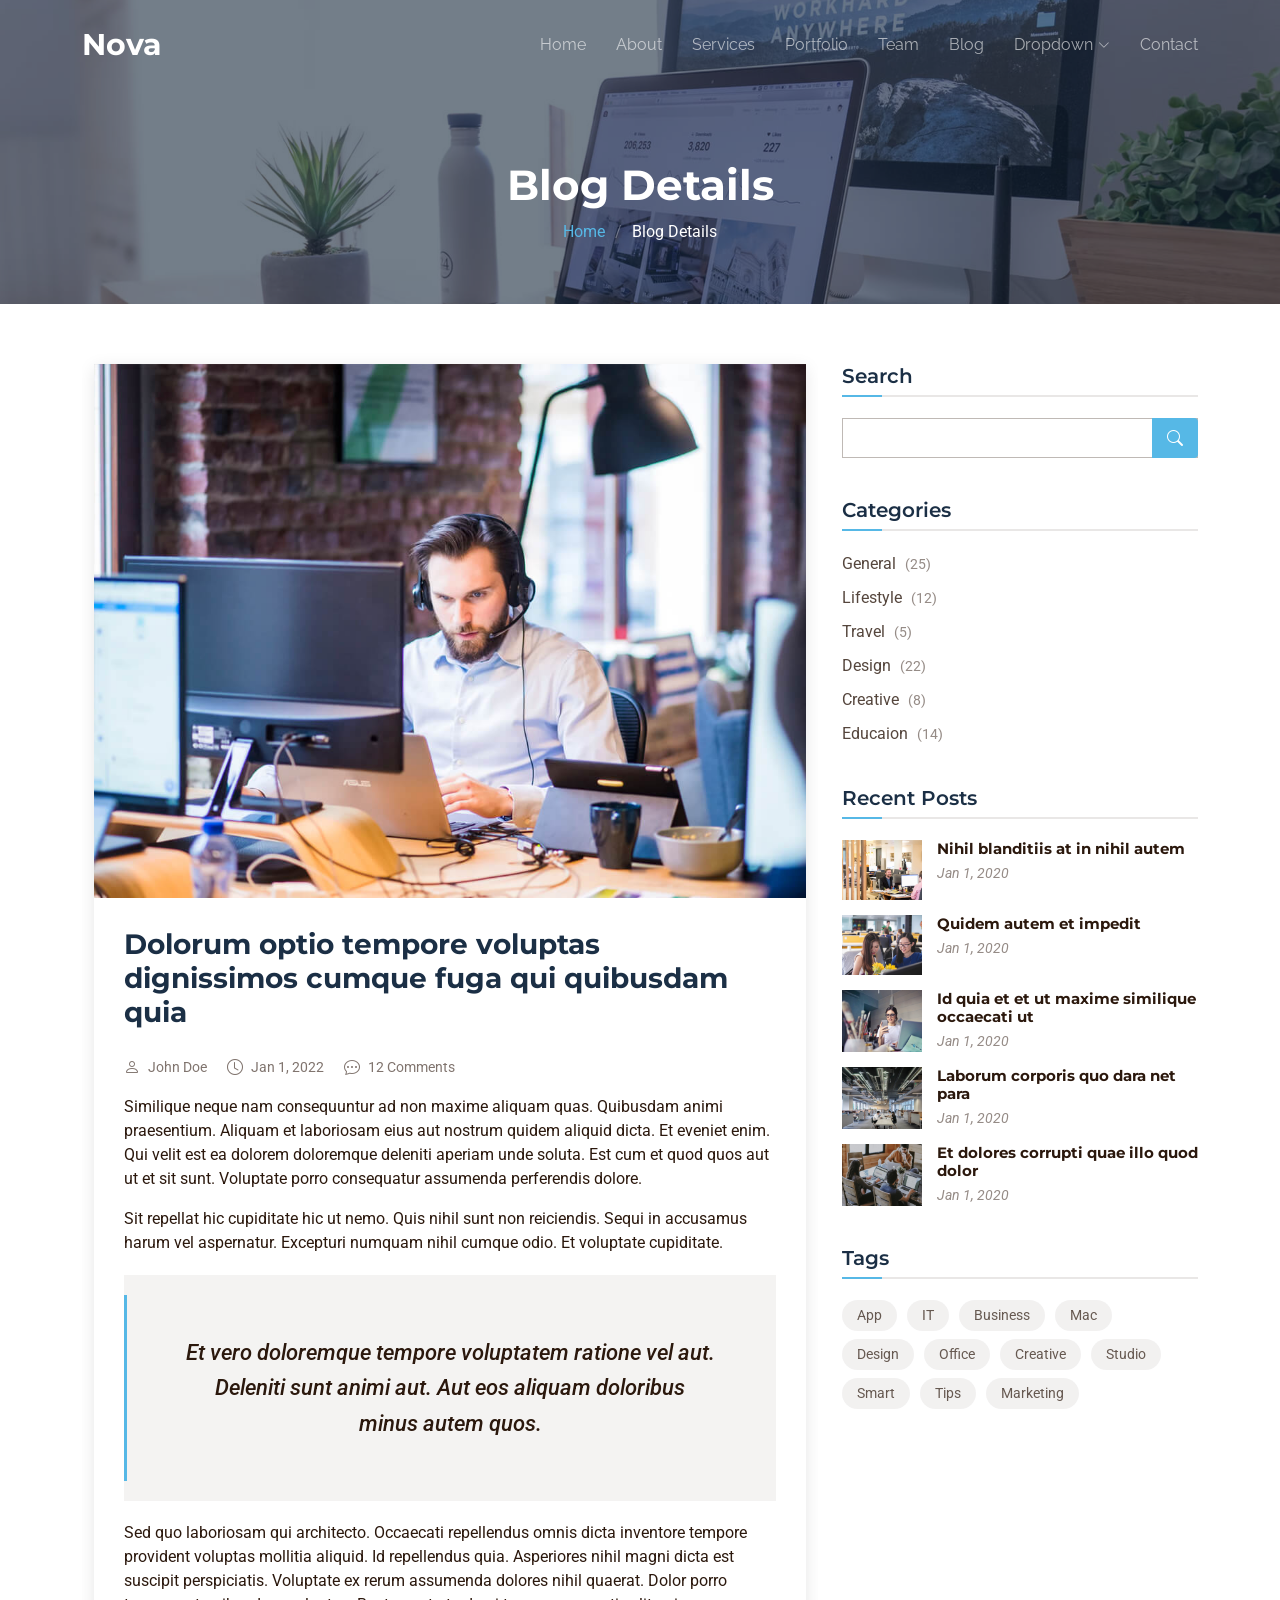
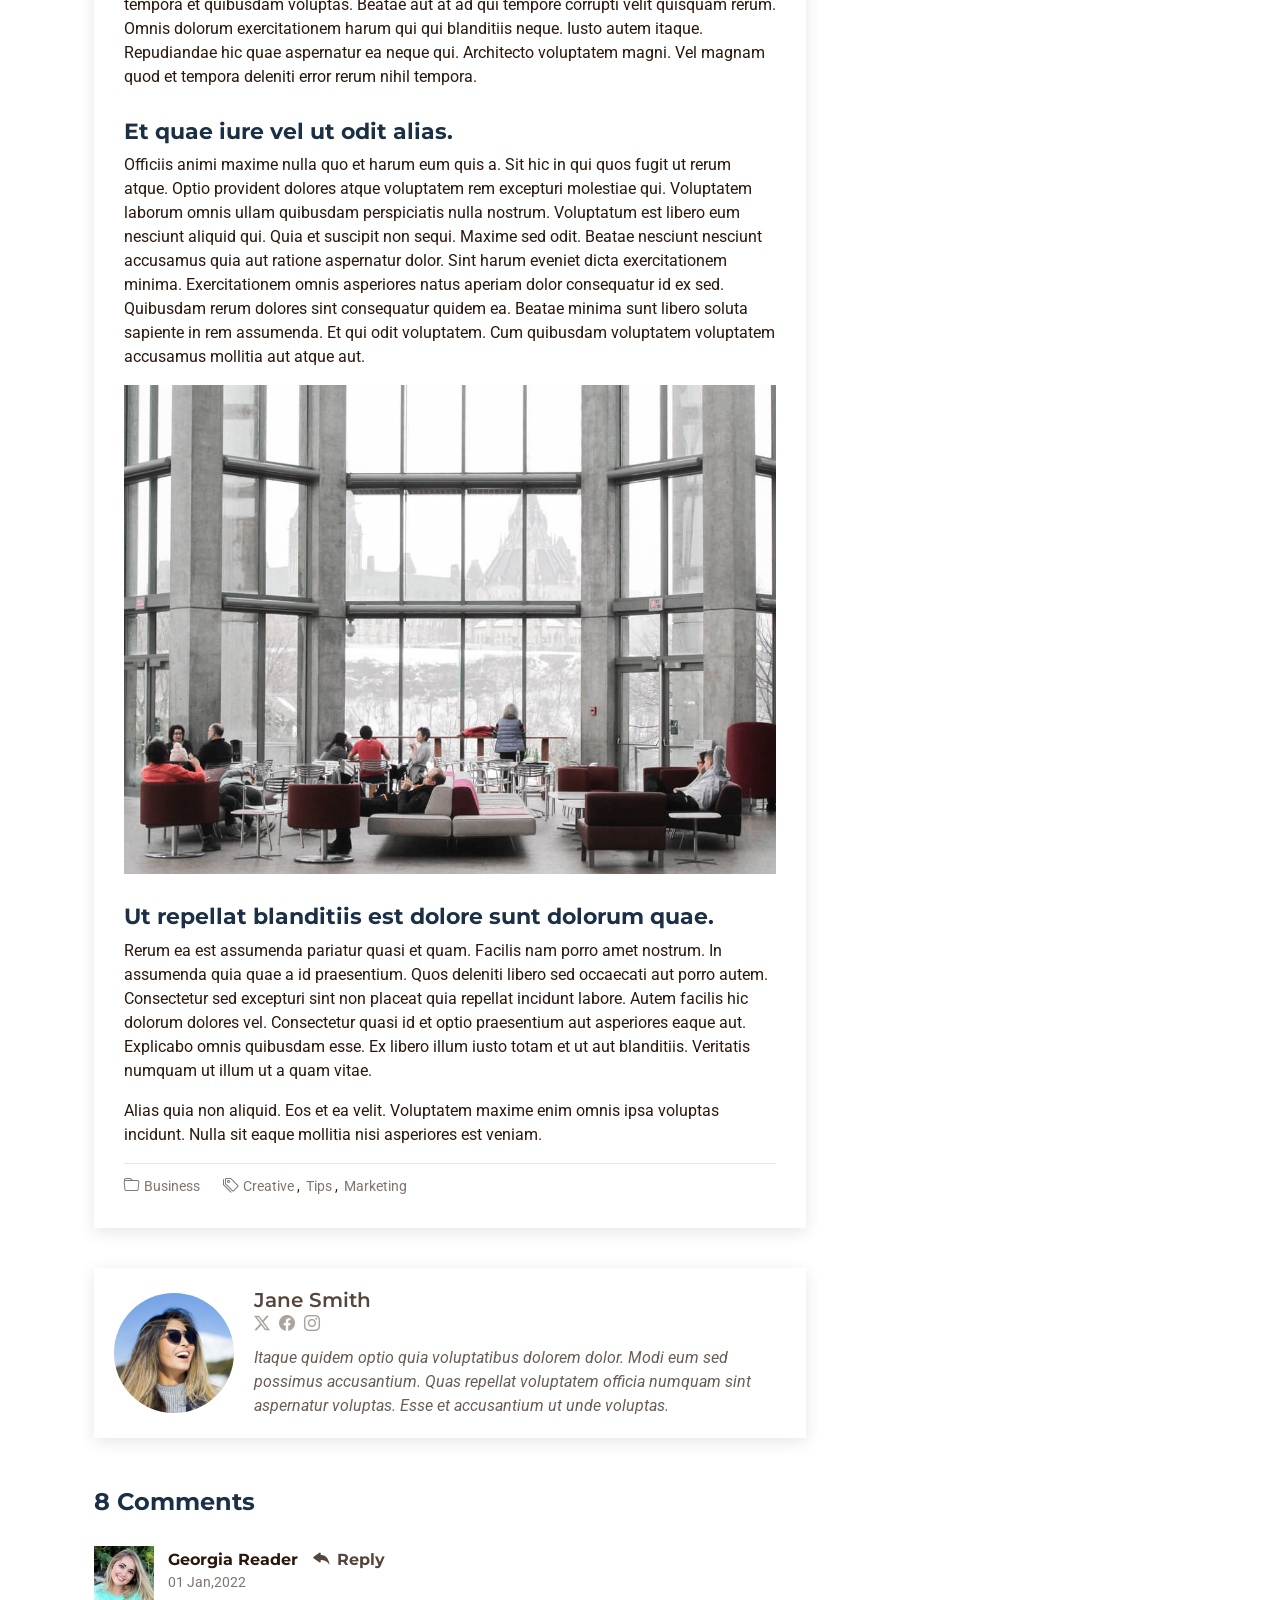
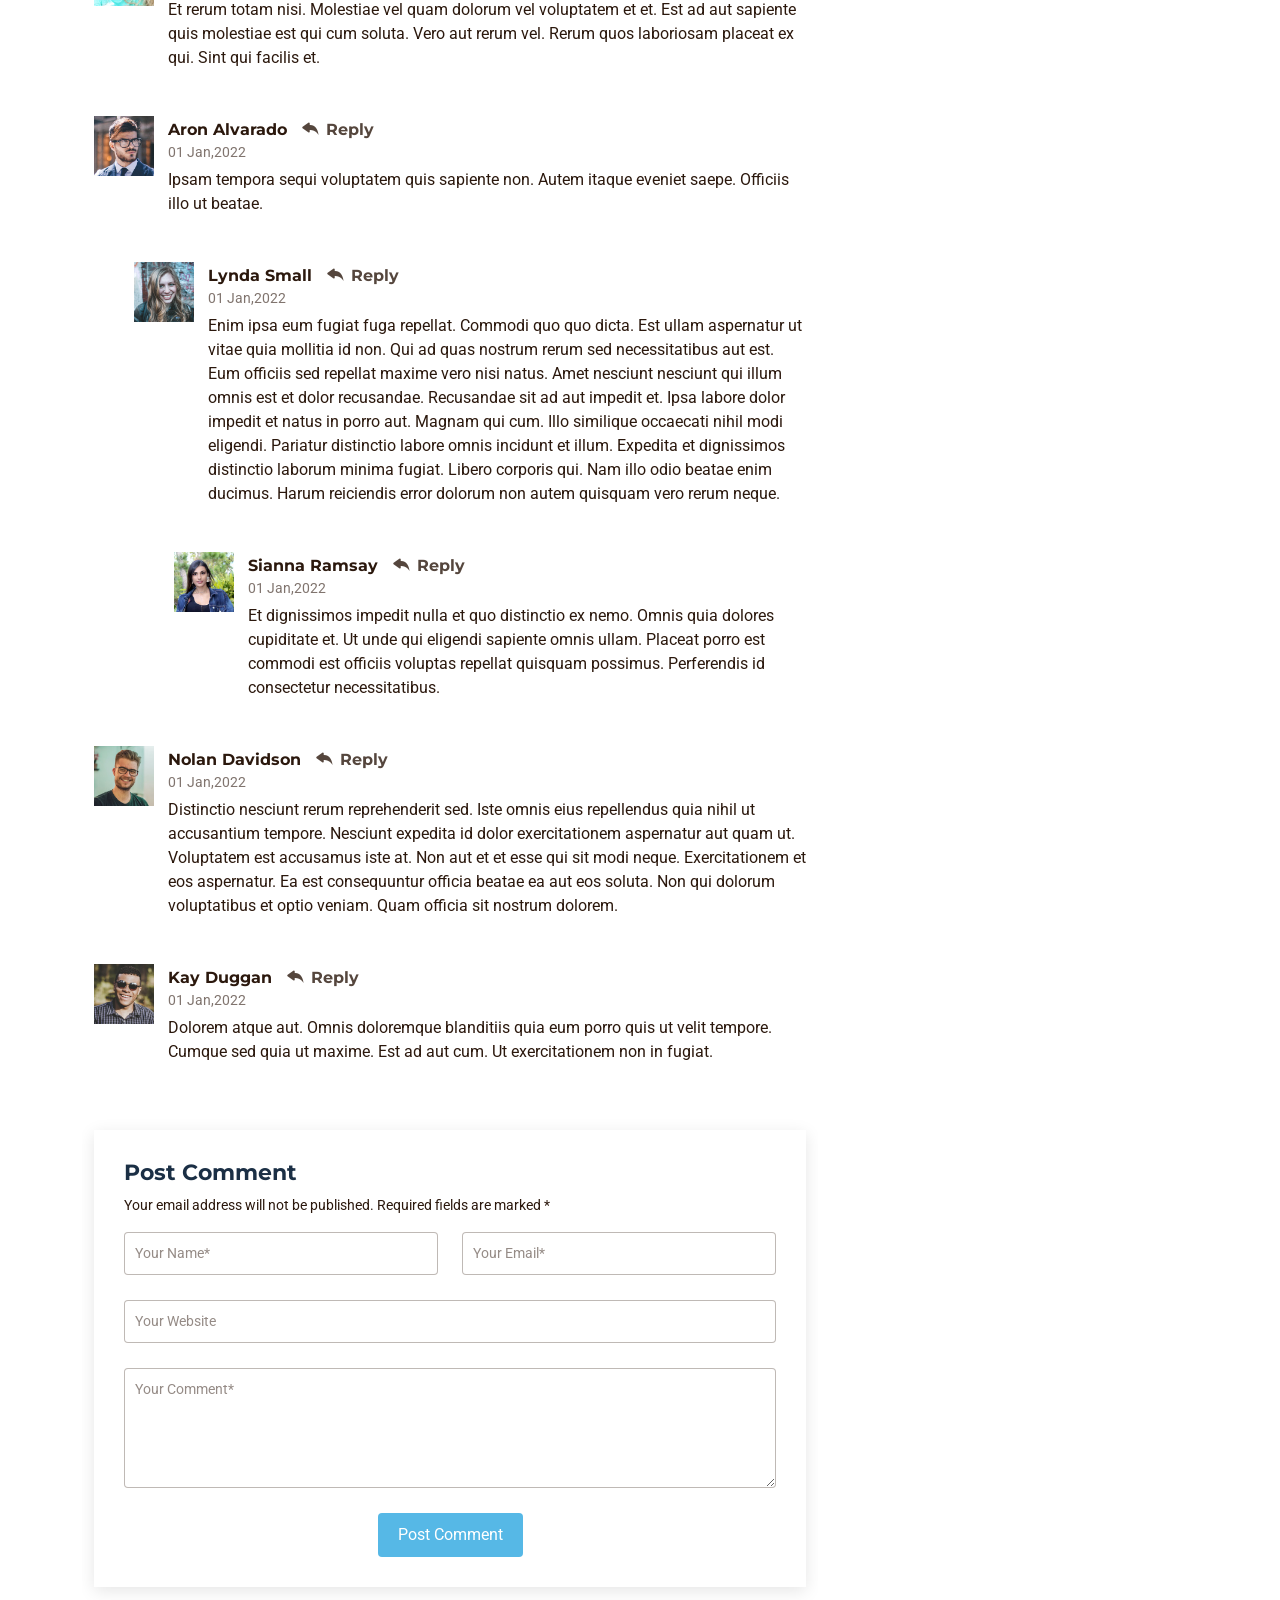
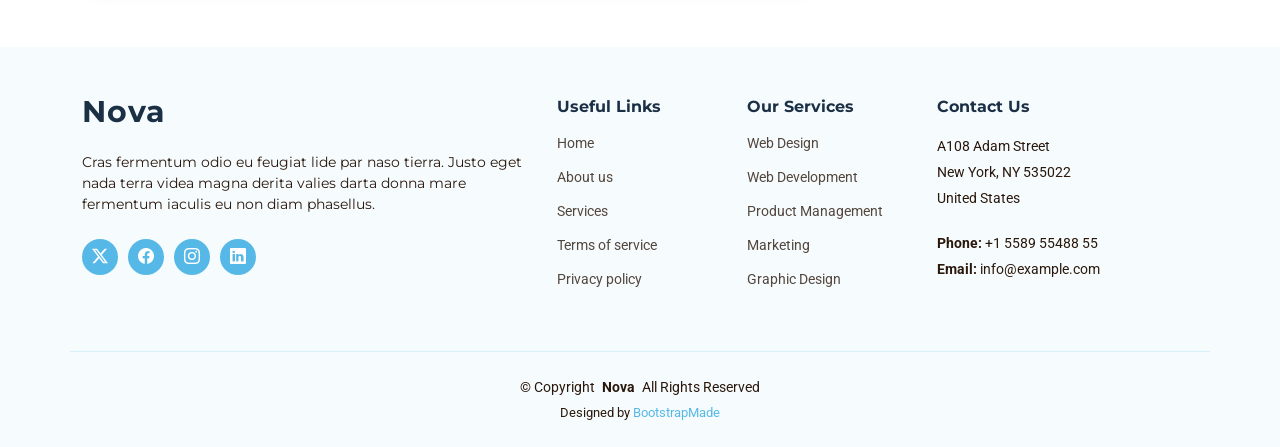
<file: blog-details.html>
<!DOCTYPE html>
<html lang="en">

<head>
  <meta charset="utf-8">
  <meta content="width=device-width, initial-scale=1.0" name="viewport">
  <title>Blog Details - Nova Bootstrap Template</title>
  <meta name="description" content="">
  <meta name="keywords" content="">

  <!-- Favicons -->
  <link href="assets/img/favicon.png" rel="icon">
  <link href="assets/img/apple-touch-icon.png" rel="apple-touch-icon">

  <!-- Fonts -->
  <link href="https://fonts.googleapis.com" rel="preconnect">
  <link href="https://fonts.gstatic.com" rel="preconnect" crossorigin>
  <link href="https://fonts.googleapis.com/css2?family=Roboto:ital,wght@0,100;0,300;0,400;0,500;0,700;0,900;1,100;1,300;1,400;1,500;1,700;1,900&family=Montserrat:ital,wght@0,100;0,200;0,300;0,400;0,500;0,600;0,700;0,800;0,900;1,100;1,200;1,300;1,400;1,500;1,600;1,700;1,800;1,900&family=Raleway:ital,wght@0,100;0,200;0,300;0,400;0,500;0,600;0,700;0,800;0,900;1,100;1,200;1,300;1,400;1,500;1,600;1,700;1,800;1,900&display=swap" rel="stylesheet">

  <!-- Vendor CSS Files -->
  <link href="assets/vendor/bootstrap/css/bootstrap.min.css" rel="stylesheet">
  <link href="assets/vendor/bootstrap-icons/bootstrap-icons.css" rel="stylesheet">
  <link href="assets/vendor/aos/aos.css" rel="stylesheet">
  <link href="assets/vendor/glightbox/css/glightbox.min.css" rel="stylesheet">
  <link href="assets/vendor/swiper/swiper-bundle.min.css" rel="stylesheet">

  <!-- Main CSS File -->
  <link href="assets/css/main.css" rel="stylesheet">

  <!-- =======================================================
  * Template Name: Nova
  * Template URL: https://bootstrapmade.com/nova-bootstrap-business-template/
  * Updated: Aug 07 2024 with Bootstrap v5.3.3
  * Author: BootstrapMade.com
  * License: https://bootstrapmade.com/license/
  ======================================================== -->
</head>

<body class="blog-details-page">

  <header id="header" class="header d-flex align-items-center fixed-top">
    <div class="container-fluid container-xl position-relative d-flex align-items-center justify-content-between">

      <a href="index.html" class="logo d-flex align-items-center">
        <!-- Uncomment the line below if you also wish to use an image logo -->
        <!-- <img src="assets/img/logo.png" alt=""> -->
        <h1 class="sitename">Nova</h1>
      </a>

      <nav id="navmenu" class="navmenu">
        <ul>
          <li><a href="index.html">Home<br></a></li>
          <li><a href="about.html">About</a></li>
          <li><a href="services.html">Services</a></li>
          <li><a href="portfolio.html">Portfolio</a></li>
          <li><a href="team.html">Team</a></li>
          <li><a href="blog.html">Blog</a></li>
          <li class="dropdown"><a href="#"><span>Dropdown</span> <i class="bi bi-chevron-down toggle-dropdown"></i></a>
            <ul>
              <li><a href="#">Dropdown 1</a></li>
              <li class="dropdown"><a href="#"><span>Deep Dropdown</span> <i class="bi bi-chevron-down toggle-dropdown"></i></a>
                <ul>
                  <li><a href="#">Deep Dropdown 1</a></li>
                  <li><a href="#">Deep Dropdown 2</a></li>
                  <li><a href="#">Deep Dropdown 3</a></li>
                  <li><a href="#">Deep Dropdown 4</a></li>
                  <li><a href="#">Deep Dropdown 5</a></li>
                </ul>
              </li>
              <li><a href="#">Dropdown 2</a></li>
              <li><a href="#">Dropdown 3</a></li>
              <li><a href="#">Dropdown 4</a></li>
            </ul>
          </li>
          <li><a href="contact.html">Contact</a></li>
        </ul>
        <i class="mobile-nav-toggle d-xl-none bi bi-list"></i>
      </nav>

    </div>
  </header>

  <main class="main">

    <!-- Page Title -->
    <div class="page-title dark-background" data-aos="fade" style="background-image: url(assets/img/blog-page-title-bg.jpg);">
      <div class="container">
        <h1>Blog Details</h1>
        <nav class="breadcrumbs">
          <ol>
            <li><a href="index.html">Home</a></li>
            <li class="current">Blog Details</li>
          </ol>
        </nav>
      </div>
    </div><!-- End Page Title -->

    <div class="container">
      <div class="row">

        <div class="col-lg-8">

          <!-- Blog Details Section -->
          <section id="blog-details" class="blog-details section">
            <div class="container">

              <article class="article">

                <div class="post-img">
                  <img src="assets/img/blog/blog-1.jpg" alt="" class="img-fluid">
                </div>

                <h2 class="title">Dolorum optio tempore voluptas dignissimos cumque fuga qui quibusdam quia</h2>

                <div class="meta-top">
                  <ul>
                    <li class="d-flex align-items-center"><i class="bi bi-person"></i> <a href="blog-details.html">John Doe</a></li>
                    <li class="d-flex align-items-center"><i class="bi bi-clock"></i> <a href="blog-details.html"><time datetime="2020-01-01">Jan 1, 2022</time></a></li>
                    <li class="d-flex align-items-center"><i class="bi bi-chat-dots"></i> <a href="blog-details.html">12 Comments</a></li>
                  </ul>
                </div><!-- End meta top -->

                <div class="content">
                  <p>
                    Similique neque nam consequuntur ad non maxime aliquam quas. Quibusdam animi praesentium. Aliquam et laboriosam eius aut nostrum quidem aliquid dicta.
                    Et eveniet enim. Qui velit est ea dolorem doloremque deleniti aperiam unde soluta. Est cum et quod quos aut ut et sit sunt. Voluptate porro consequatur assumenda perferendis dolore.
                  </p>

                  <p>
                    Sit repellat hic cupiditate hic ut nemo. Quis nihil sunt non reiciendis. Sequi in accusamus harum vel aspernatur. Excepturi numquam nihil cumque odio. Et voluptate cupiditate.
                  </p>

                  <blockquote>
                    <p>
                      Et vero doloremque tempore voluptatem ratione vel aut. Deleniti sunt animi aut. Aut eos aliquam doloribus minus autem quos.
                    </p>
                  </blockquote>

                  <p>
                    Sed quo laboriosam qui architecto. Occaecati repellendus omnis dicta inventore tempore provident voluptas mollitia aliquid. Id repellendus quia. Asperiores nihil magni dicta est suscipit perspiciatis. Voluptate ex rerum assumenda dolores nihil quaerat.
                    Dolor porro tempora et quibusdam voluptas. Beatae aut at ad qui tempore corrupti velit quisquam rerum. Omnis dolorum exercitationem harum qui qui blanditiis neque.
                    Iusto autem itaque. Repudiandae hic quae aspernatur ea neque qui. Architecto voluptatem magni. Vel magnam quod et tempora deleniti error rerum nihil tempora.
                  </p>

                  <h3>Et quae iure vel ut odit alias.</h3>
                  <p>
                    Officiis animi maxime nulla quo et harum eum quis a. Sit hic in qui quos fugit ut rerum atque. Optio provident dolores atque voluptatem rem excepturi molestiae qui. Voluptatem laborum omnis ullam quibusdam perspiciatis nulla nostrum. Voluptatum est libero eum nesciunt aliquid qui.
                    Quia et suscipit non sequi. Maxime sed odit. Beatae nesciunt nesciunt accusamus quia aut ratione aspernatur dolor. Sint harum eveniet dicta exercitationem minima. Exercitationem omnis asperiores natus aperiam dolor consequatur id ex sed. Quibusdam rerum dolores sint consequatur quidem ea.
                    Beatae minima sunt libero soluta sapiente in rem assumenda. Et qui odit voluptatem. Cum quibusdam voluptatem voluptatem accusamus mollitia aut atque aut.
                  </p>
                  <img src="assets/img/blog/blog-inside-post.jpg" class="img-fluid" alt="">

                  <h3>Ut repellat blanditiis est dolore sunt dolorum quae.</h3>
                  <p>
                    Rerum ea est assumenda pariatur quasi et quam. Facilis nam porro amet nostrum. In assumenda quia quae a id praesentium. Quos deleniti libero sed occaecati aut porro autem. Consectetur sed excepturi sint non placeat quia repellat incidunt labore. Autem facilis hic dolorum dolores vel.
                    Consectetur quasi id et optio praesentium aut asperiores eaque aut. Explicabo omnis quibusdam esse. Ex libero illum iusto totam et ut aut blanditiis. Veritatis numquam ut illum ut a quam vitae.
                  </p>
                  <p>
                    Alias quia non aliquid. Eos et ea velit. Voluptatem maxime enim omnis ipsa voluptas incidunt. Nulla sit eaque mollitia nisi asperiores est veniam.
                  </p>

                </div><!-- End post content -->

                <div class="meta-bottom">
                  <i class="bi bi-folder"></i>
                  <ul class="cats">
                    <li><a href="#">Business</a></li>
                  </ul>

                  <i class="bi bi-tags"></i>
                  <ul class="tags">
                    <li><a href="#">Creative</a></li>
                    <li><a href="#">Tips</a></li>
                    <li><a href="#">Marketing</a></li>
                  </ul>
                </div><!-- End meta bottom -->

              </article>

            </div>
          </section><!-- /Blog Details Section -->

          <!-- Blog Author Section -->
          <section id="blog-author" class="blog-author section">

            <div class="container">
              <div class="author-container d-flex align-items-center">
                <img src="assets/img/blog/blog-author.jpg" class="rounded-circle flex-shrink-0" alt="">
                <div>
                  <h4>Jane Smith</h4>
                  <div class="social-links">
                    <a href="https://x.com/#"><i class="bi bi-twitter-x"></i></a>
                    <a href="https://facebook.com/#"><i class="bi bi-facebook"></i></a>
                    <a href="https://instagram.com/#"><i class="biu bi-instagram"></i></a>
                  </div>
                  <p>
                    Itaque quidem optio quia voluptatibus dolorem dolor. Modi eum sed possimus accusantium. Quas repellat voluptatem officia numquam sint aspernatur voluptas. Esse et accusantium ut unde voluptas.
                  </p>
                </div>
              </div>
            </div>

          </section><!-- /Blog Author Section -->

          <!-- Blog Comments Section -->
          <section id="blog-comments" class="blog-comments section">

            <div class="container">

              <h4 class="comments-count">8 Comments</h4>

              <div id="comment-1" class="comment">
                <div class="d-flex">
                  <div class="comment-img"><img src="assets/img/blog/comments-1.jpg" alt=""></div>
                  <div>
                    <h5><a href="">Georgia Reader</a> <a href="#" class="reply"><i class="bi bi-reply-fill"></i> Reply</a></h5>
                    <time datetime="2020-01-01">01 Jan,2022</time>
                    <p>
                      Et rerum totam nisi. Molestiae vel quam dolorum vel voluptatem et et. Est ad aut sapiente quis molestiae est qui cum soluta.
                      Vero aut rerum vel. Rerum quos laboriosam placeat ex qui. Sint qui facilis et.
                    </p>
                  </div>
                </div>
              </div><!-- End comment #1 -->

              <div id="comment-2" class="comment">
                <div class="d-flex">
                  <div class="comment-img"><img src="assets/img/blog/comments-2.jpg" alt=""></div>
                  <div>
                    <h5><a href="">Aron Alvarado</a> <a href="#" class="reply"><i class="bi bi-reply-fill"></i> Reply</a></h5>
                    <time datetime="2020-01-01">01 Jan,2022</time>
                    <p>
                      Ipsam tempora sequi voluptatem quis sapiente non. Autem itaque eveniet saepe. Officiis illo ut beatae.
                    </p>
                  </div>
                </div>

                <div id="comment-reply-1" class="comment comment-reply">
                  <div class="d-flex">
                    <div class="comment-img"><img src="assets/img/blog/comments-3.jpg" alt=""></div>
                    <div>
                      <h5><a href="">Lynda Small</a> <a href="#" class="reply"><i class="bi bi-reply-fill"></i> Reply</a></h5>
                      <time datetime="2020-01-01">01 Jan,2022</time>
                      <p>
                        Enim ipsa eum fugiat fuga repellat. Commodi quo quo dicta. Est ullam aspernatur ut vitae quia mollitia id non. Qui ad quas nostrum rerum sed necessitatibus aut est. Eum officiis sed repellat maxime vero nisi natus. Amet nesciunt nesciunt qui illum omnis est et dolor recusandae.

                        Recusandae sit ad aut impedit et. Ipsa labore dolor impedit et natus in porro aut. Magnam qui cum. Illo similique occaecati nihil modi eligendi. Pariatur distinctio labore omnis incidunt et illum. Expedita et dignissimos distinctio laborum minima fugiat.

                        Libero corporis qui. Nam illo odio beatae enim ducimus. Harum reiciendis error dolorum non autem quisquam vero rerum neque.
                      </p>
                    </div>
                  </div>

                  <div id="comment-reply-2" class="comment comment-reply">
                    <div class="d-flex">
                      <div class="comment-img"><img src="assets/img/blog/comments-4.jpg" alt=""></div>
                      <div>
                        <h5><a href="">Sianna Ramsay</a> <a href="#" class="reply"><i class="bi bi-reply-fill"></i> Reply</a></h5>
                        <time datetime="2020-01-01">01 Jan,2022</time>
                        <p>
                          Et dignissimos impedit nulla et quo distinctio ex nemo. Omnis quia dolores cupiditate et. Ut unde qui eligendi sapiente omnis ullam. Placeat porro est commodi est officiis voluptas repellat quisquam possimus. Perferendis id consectetur necessitatibus.
                        </p>
                      </div>
                    </div>

                  </div><!-- End comment reply #2-->

                </div><!-- End comment reply #1-->

              </div><!-- End comment #2-->

              <div id="comment-3" class="comment">
                <div class="d-flex">
                  <div class="comment-img"><img src="assets/img/blog/comments-5.jpg" alt=""></div>
                  <div>
                    <h5><a href="">Nolan Davidson</a> <a href="#" class="reply"><i class="bi bi-reply-fill"></i> Reply</a></h5>
                    <time datetime="2020-01-01">01 Jan,2022</time>
                    <p>
                      Distinctio nesciunt rerum reprehenderit sed. Iste omnis eius repellendus quia nihil ut accusantium tempore. Nesciunt expedita id dolor exercitationem aspernatur aut quam ut. Voluptatem est accusamus iste at.
                      Non aut et et esse qui sit modi neque. Exercitationem et eos aspernatur. Ea est consequuntur officia beatae ea aut eos soluta. Non qui dolorum voluptatibus et optio veniam. Quam officia sit nostrum dolorem.
                    </p>
                  </div>
                </div>

              </div><!-- End comment #3 -->

              <div id="comment-4" class="comment">
                <div class="d-flex">
                  <div class="comment-img"><img src="assets/img/blog/comments-6.jpg" alt=""></div>
                  <div>
                    <h5><a href="">Kay Duggan</a> <a href="#" class="reply"><i class="bi bi-reply-fill"></i> Reply</a></h5>
                    <time datetime="2020-01-01">01 Jan,2022</time>
                    <p>
                      Dolorem atque aut. Omnis doloremque blanditiis quia eum porro quis ut velit tempore. Cumque sed quia ut maxime. Est ad aut cum. Ut exercitationem non in fugiat.
                    </p>
                  </div>
                </div>

              </div><!-- End comment #4 -->

            </div>

          </section><!-- /Blog Comments Section -->

          <!-- Comment Form Section -->
          <section id="comment-form" class="comment-form section">
            <div class="container">

              <form action="">

                <h4>Post Comment</h4>
                <p>Your email address will not be published. Required fields are marked * </p>
                <div class="row">
                  <div class="col-md-6 form-group">
                    <input name="name" type="text" class="form-control" placeholder="Your Name*">
                  </div>
                  <div class="col-md-6 form-group">
                    <input name="email" type="text" class="form-control" placeholder="Your Email*">
                  </div>
                </div>
                <div class="row">
                  <div class="col form-group">
                    <input name="website" type="text" class="form-control" placeholder="Your Website">
                  </div>
                </div>
                <div class="row">
                  <div class="col form-group">
                    <textarea name="comment" class="form-control" placeholder="Your Comment*"></textarea>
                  </div>
                </div>

                <div class="text-center">
                  <button type="submit" class="btn btn-primary">Post Comment</button>
                </div>

              </form>

            </div>
          </section><!-- /Comment Form Section -->

        </div>

        <div class="col-lg-4 sidebar">

          <div class="widgets-container">

            <!-- Search Widget -->
            <div class="search-widget widget-item">

              <h3 class="widget-title">Search</h3>
              <form action="">
                <input type="text">
                <button type="submit" title="Search"><i class="bi bi-search"></i></button>
              </form>

            </div><!--/Search Widget -->

            <!-- Categories Widget -->
            <div class="categories-widget widget-item">

              <h3 class="widget-title">Categories</h3>
              <ul class="mt-3">
                <li><a href="#">General <span>(25)</span></a></li>
                <li><a href="#">Lifestyle <span>(12)</span></a></li>
                <li><a href="#">Travel <span>(5)</span></a></li>
                <li><a href="#">Design <span>(22)</span></a></li>
                <li><a href="#">Creative <span>(8)</span></a></li>
                <li><a href="#">Educaion <span>(14)</span></a></li>
              </ul>

            </div><!--/Categories Widget -->

            <!-- Recent Posts Widget -->
            <div class="recent-posts-widget widget-item">

              <h3 class="widget-title">Recent Posts</h3>

              <div class="post-item">
                <img src="assets/img/blog/blog-recent-1.jpg" alt="" class="flex-shrink-0">
                <div>
                  <h4><a href="blog-details.html">Nihil blanditiis at in nihil autem</a></h4>
                  <time datetime="2020-01-01">Jan 1, 2020</time>
                </div>
              </div><!-- End recent post item-->

              <div class="post-item">
                <img src="assets/img/blog/blog-recent-2.jpg" alt="" class="flex-shrink-0">
                <div>
                  <h4><a href="blog-details.html">Quidem autem et impedit</a></h4>
                  <time datetime="2020-01-01">Jan 1, 2020</time>
                </div>
              </div><!-- End recent post item-->

              <div class="post-item">
                <img src="assets/img/blog/blog-recent-3.jpg" alt="" class="flex-shrink-0">
                <div>
                  <h4><a href="blog-details.html">Id quia et et ut maxime similique occaecati ut</a></h4>
                  <time datetime="2020-01-01">Jan 1, 2020</time>
                </div>
              </div><!-- End recent post item-->

              <div class="post-item">
                <img src="assets/img/blog/blog-recent-4.jpg" alt="" class="flex-shrink-0">
                <div>
                  <h4><a href="blog-details.html">Laborum corporis quo dara net para</a></h4>
                  <time datetime="2020-01-01">Jan 1, 2020</time>
                </div>
              </div><!-- End recent post item-->

              <div class="post-item">
                <img src="assets/img/blog/blog-recent-5.jpg" alt="" class="flex-shrink-0">
                <div>
                  <h4><a href="blog-details.html">Et dolores corrupti quae illo quod dolor</a></h4>
                  <time datetime="2020-01-01">Jan 1, 2020</time>
                </div>
              </div><!-- End recent post item-->

            </div><!--/Recent Posts Widget -->

            <!-- Tags Widget -->
            <div class="tags-widget widget-item">

              <h3 class="widget-title">Tags</h3>
              <ul>
                <li><a href="#">App</a></li>
                <li><a href="#">IT</a></li>
                <li><a href="#">Business</a></li>
                <li><a href="#">Mac</a></li>
                <li><a href="#">Design</a></li>
                <li><a href="#">Office</a></li>
                <li><a href="#">Creative</a></li>
                <li><a href="#">Studio</a></li>
                <li><a href="#">Smart</a></li>
                <li><a href="#">Tips</a></li>
                <li><a href="#">Marketing</a></li>
              </ul>

            </div><!--/Tags Widget -->

          </div>

        </div>

      </div>
    </div>

  </main>

  <footer id="footer" class="footer light-background">

    <div class="footer-top">
      <div class="container">
        <div class="row gy-4">
          <div class="col-lg-5 col-md-12 footer-about">
            <a href="index.html" class="logo d-flex align-items-center">
              <span class="sitename">Nova</span>
            </a>
            <p>Cras fermentum odio eu feugiat lide par naso tierra. Justo eget nada terra videa magna derita valies darta donna mare fermentum iaculis eu non diam phasellus.</p>
            <div class="social-links d-flex mt-4">
              <a href=""><i class="bi bi-twitter-x"></i></a>
              <a href=""><i class="bi bi-facebook"></i></a>
              <a href=""><i class="bi bi-instagram"></i></a>
              <a href=""><i class="bi bi-linkedin"></i></a>
            </div>
          </div>

          <div class="col-lg-2 col-6 footer-links">
            <h4>Useful Links</h4>
            <ul>
              <li><a href="#">Home</a></li>
              <li><a href="#">About us</a></li>
              <li><a href="#">Services</a></li>
              <li><a href="#">Terms of service</a></li>
              <li><a href="#">Privacy policy</a></li>
            </ul>
          </div>

          <div class="col-lg-2 col-6 footer-links">
            <h4>Our Services</h4>
            <ul>
              <li><a href="#">Web Design</a></li>
              <li><a href="#">Web Development</a></li>
              <li><a href="#">Product Management</a></li>
              <li><a href="#">Marketing</a></li>
              <li><a href="#">Graphic Design</a></li>
            </ul>
          </div>

          <div class="col-lg-3 col-md-12 footer-contact text-center text-md-start">
            <h4>Contact Us</h4>
            <p>A108 Adam Street</p>
            <p>New York, NY 535022</p>
            <p>United States</p>
            <p class="mt-4"><strong>Phone:</strong> <span>+1 5589 55488 55</span></p>
            <p><strong>Email:</strong> <span>info@example.com</span></p>
          </div>

        </div>
      </div>
    </div>

    <div class="container copyright text-center">
      <p>© <span>Copyright</span> <strong class="px-1 sitename">Nova</strong> <span>All Rights Reserved</span></p>
      <div class="credits">
        <!-- All the links in the footer should remain intact. -->
        <!-- You can delete the links only if you've purchased the pro version. -->
        <!-- Licensing information: https://bootstrapmade.com/license/ -->
        <!-- Purchase the pro version with working PHP/AJAX contact form: [buy-url] -->
        Designed by <a href="https://bootstrapmade.com/">BootstrapMade</a>
      </div>
    </div>

  </footer>

  <!-- Scroll Top -->
  <a href="#" id="scroll-top" class="scroll-top d-flex align-items-center justify-content-center"><i class="bi bi-arrow-up-short"></i></a>

  <!-- Preloader -->
  <div id="preloader"></div>

  <!-- Vendor JS Files -->
  <script src="assets/vendor/bootstrap/js/bootstrap.bundle.min.js"></script>
  <script src="assets/vendor/php-email-form/validate.js"></script>
  <script src="assets/vendor/aos/aos.js"></script>
  <script src="assets/vendor/glightbox/js/glightbox.min.js"></script>
  <script src="assets/vendor/swiper/swiper-bundle.min.js"></script>
  <script src="assets/vendor/imagesloaded/imagesloaded.pkgd.min.js"></script>
  <script src="assets/vendor/isotope-layout/isotope.pkgd.min.js"></script>

  <!-- Main JS File -->
  <script src="assets/js/main.js"></script>

</body>

</html>
</file>
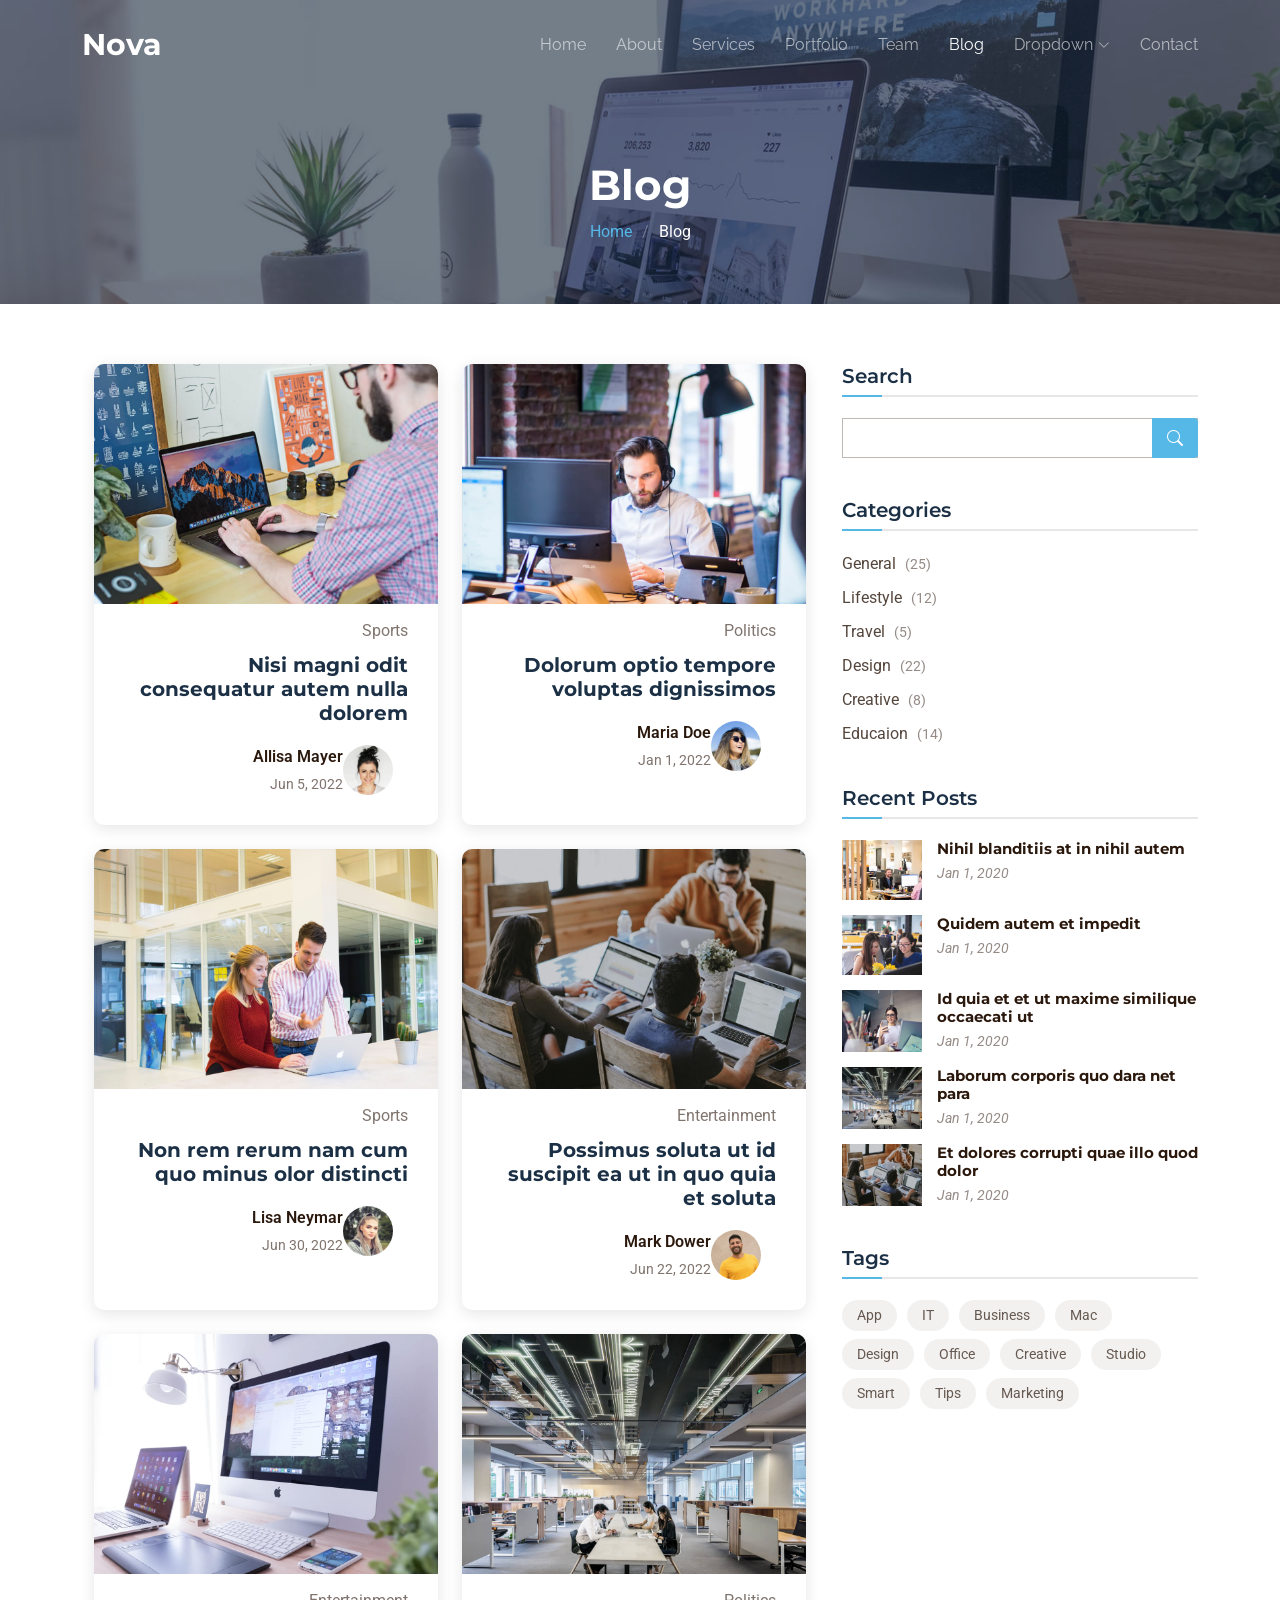
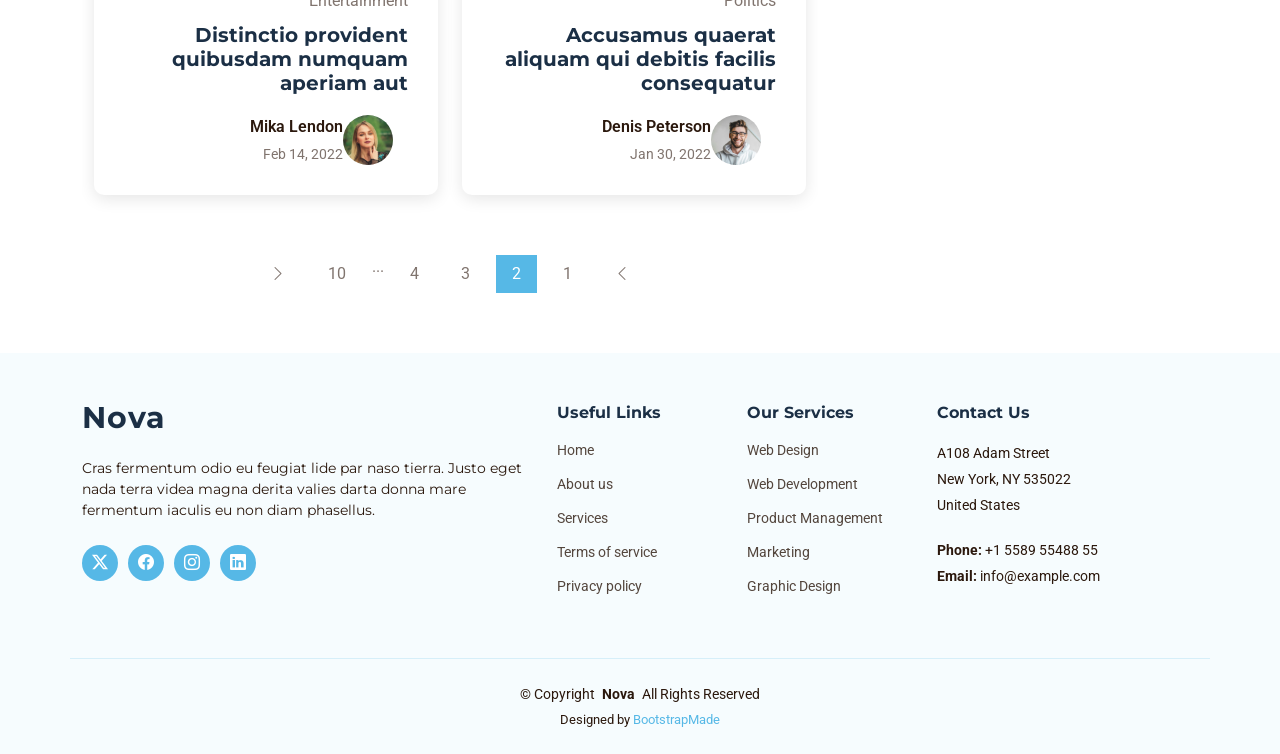
<file: blog.html>
<!DOCTYPE html>
<html lang="en">

<head>
  <meta charset="utf-8">
  <meta content="width=device-width, initial-scale=1.0" name="viewport">
  <title>Blog - Nova Bootstrap Template</title>
  <meta name="description" content="">
  <meta name="keywords" content="">

  <!-- Favicons -->
  <link href="assets/img/favicon.png" rel="icon">
  <link href="assets/img/apple-touch-icon.png" rel="apple-touch-icon">

  <!-- Fonts -->
  <link href="https://fonts.googleapis.com" rel="preconnect">
  <link href="https://fonts.gstatic.com" rel="preconnect" crossorigin>
  <link href="https://fonts.googleapis.com/css2?family=Roboto:ital,wght@0,100;0,300;0,400;0,500;0,700;0,900;1,100;1,300;1,400;1,500;1,700;1,900&family=Montserrat:ital,wght@0,100;0,200;0,300;0,400;0,500;0,600;0,700;0,800;0,900;1,100;1,200;1,300;1,400;1,500;1,600;1,700;1,800;1,900&family=Raleway:ital,wght@0,100;0,200;0,300;0,400;0,500;0,600;0,700;0,800;0,900;1,100;1,200;1,300;1,400;1,500;1,600;1,700;1,800;1,900&display=swap" rel="stylesheet">

  <!-- Vendor CSS Files -->
  <link href="assets/vendor/bootstrap/css/bootstrap.min.css" rel="stylesheet">
  <link href="assets/vendor/bootstrap-icons/bootstrap-icons.css" rel="stylesheet">
  <link href="assets/vendor/aos/aos.css" rel="stylesheet">
  <link href="assets/vendor/glightbox/css/glightbox.min.css" rel="stylesheet">
  <link href="assets/vendor/swiper/swiper-bundle.min.css" rel="stylesheet">

  <!-- Main CSS File -->
  <link href="assets/css/main.css" rel="stylesheet">

  <!-- =======================================================
  * Template Name: Nova
  * Template URL: https://bootstrapmade.com/nova-bootstrap-business-template/
  * Updated: Aug 07 2024 with Bootstrap v5.3.3
  * Author: BootstrapMade.com
  * License: https://bootstrapmade.com/license/
  ======================================================== -->
</head>

<body class="blog-page">

  <header id="header" class="header d-flex align-items-center fixed-top">
    <div class="container-fluid container-xl position-relative d-flex align-items-center justify-content-between">

      <a href="index.html" class="logo d-flex align-items-center">
        <!-- Uncomment the line below if you also wish to use an image logo -->
        <!-- <img src="assets/img/logo.png" alt=""> -->
        <h1 class="sitename">Nova</h1>
      </a>

      <nav id="navmenu" class="navmenu">
        <ul>
          <li><a href="index.html">Home<br></a></li>
          <li><a href="about.html">About</a></li>
          <li><a href="services.html">Services</a></li>
          <li><a href="portfolio.html">Portfolio</a></li>
          <li><a href="team.html">Team</a></li>
          <li><a href="blog.html" class="active">Blog</a></li>
          <li class="dropdown"><a href="#"><span>Dropdown</span> <i class="bi bi-chevron-down toggle-dropdown"></i></a>
            <ul>
              <li><a href="#">Dropdown 1</a></li>
              <li class="dropdown"><a href="#"><span>Deep Dropdown</span> <i class="bi bi-chevron-down toggle-dropdown"></i></a>
                <ul>
                  <li><a href="#">Deep Dropdown 1</a></li>
                  <li><a href="#">Deep Dropdown 2</a></li>
                  <li><a href="#">Deep Dropdown 3</a></li>
                  <li><a href="#">Deep Dropdown 4</a></li>
                  <li><a href="#">Deep Dropdown 5</a></li>
                </ul>
              </li>
              <li><a href="#">Dropdown 2</a></li>
              <li><a href="#">Dropdown 3</a></li>
              <li><a href="#">Dropdown 4</a></li>
            </ul>
          </li>
          <li><a href="contact.html">Contact</a></li>
        </ul>
        <i class="mobile-nav-toggle d-xl-none bi bi-list"></i>
      </nav>

    </div>
  </header>

  <main class="main">

    <!-- Page Title -->
    <div class="page-title dark-background" data-aos="fade" style="background-image: url(assets/img/blog-page-title-bg.jpg);">
      <div class="container">
        <h1>Blog</h1>
        <nav class="breadcrumbs">
          <ol>
            <li><a href="index.html">Home</a></li>
            <li class="current">Blog</li>
          </ol>
        </nav>
      </div>
    </div><!-- End Page Title -->

    <div class="container">
      <div class="row" >

        <div class="col-lg-8" style="direction: rtl; text-align: right;">

          <!-- Blog Posts Section -->
          <section id="blog-posts" class="blog-posts section">

            <div class="container">
              <div class="row gy-4">

                <div class="col-lg-6">
                  <article>

                    <div class="post-img">
                      <img src="assets/img/blog/blog-1.jpg" alt="" class="img-fluid">
                    </div>

                    <p class="post-category">Politics</p>

                    <h2 class="title">
                      <a href="blog-details.html">Dolorum optio tempore voluptas dignissimos</a>
                    </h2>

                    <div class="d-flex align-items-center">
                      <img src="assets/img/blog/blog-author.jpg" alt="" class="img-fluid post-author-img flex-shrink-0">
                      <div class="post-meta">
                        <p class="post-author">Maria Doe</p>
                        <p class="post-date">
                          <time datetime="2022-01-01">Jan 1, 2022</time>
                        </p>
                      </div>
                    </div>

                  </article>
                </div><!-- End post list item -->

                <div class="col-lg-6">
                  <article>

                    <div class="post-img">
                      <img src="assets/img/blog/blog-2.jpg" alt="" class="img-fluid">
                    </div>

                    <p class="post-category">Sports</p>

                    <h2 class="title">
                      <a href="blog-details.html">Nisi magni odit consequatur autem nulla dolorem</a>
                    </h2>

                    <div class="d-flex align-items-center">
                      <img src="assets/img/blog/blog-author-2.jpg" alt="" class="img-fluid post-author-img flex-shrink-0">
                      <div class="post-meta">
                        <p class="post-author">Allisa Mayer</p>
                        <p class="post-date">
                          <time datetime="2022-01-01">Jun 5, 2022</time>
                        </p>
                      </div>
                    </div>

                  </article>
                </div><!-- End post list item -->

                <div class="col-lg-6">
                  <article>

                    <div class="post-img">
                      <img src="assets/img/blog/blog-3.jpg" alt="" class="img-fluid">
                    </div>

                    <p class="post-category">Entertainment</p>

                    <h2 class="title">
                      <a href="blog-details.html">Possimus soluta ut id suscipit ea ut in quo quia et soluta</a>
                    </h2>

                    <div class="d-flex align-items-center">
                      <img src="assets/img/blog/blog-author-3.jpg" alt="" class="img-fluid post-author-img flex-shrink-0">
                      <div class="post-meta">
                        <p class="post-author">Mark Dower</p>
                        <p class="post-date">
                          <time datetime="2022-01-01">Jun 22, 2022</time>
                        </p>
                      </div>
                    </div>

                  </article>
                </div><!-- End post list item -->

                <div class="col-lg-6">
                  <article>

                    <div class="post-img">
                      <img src="assets/img/blog/blog-4.jpg" alt="" class="img-fluid">
                    </div>

                    <p class="post-category">Sports</p>

                    <h2 class="title">
                      <a href="blog-details.html">Non rem rerum nam cum quo minus olor distincti</a>
                    </h2>

                    <div class="d-flex align-items-center">
                      <img src="assets/img/blog/blog-author-4.jpg" alt="" class="img-fluid post-author-img flex-shrink-0">
                      <div class="post-meta">
                        <p class="post-author">Lisa Neymar</p>
                        <p class="post-date">
                          <time datetime="2022-01-01">Jun 30, 2022</time>
                        </p>
                      </div>
                    </div>

                  </article>
                </div><!-- End post list item -->

                <div class="col-lg-6">
                  <article>

                    <div class="post-img">
                      <img src="assets/img/blog/blog-5.jpg" alt="" class="img-fluid">
                    </div>

                    <p class="post-category">Politics</p>

                    <h2 class="title">
                      <a href="blog-details.html">Accusamus quaerat aliquam qui debitis facilis consequatur</a>
                    </h2>

                    <div class="d-flex align-items-center">
                      <img src="assets/img/blog/blog-author-5.jpg" alt="" class="img-fluid post-author-img flex-shrink-0">
                      <div class="post-meta">
                        <p class="post-author">Denis Peterson</p>
                        <p class="post-date">
                          <time datetime="2022-01-01">Jan 30, 2022</time>
                        </p>
                      </div>
                    </div>

                  </article>
                </div><!-- End post list item -->

                <div class="col-lg-6">
                  <article>

                    <div class="post-img">
                      <img src="assets/img/blog/blog-6.jpg" alt="" class="img-fluid">
                    </div>

                    <p class="post-category">Entertainment</p>

                    <h2 class="title">
                      <a href="blog-details.html">Distinctio provident quibusdam numquam aperiam aut</a>
                    </h2>

                    <div class="d-flex align-items-center">
                      <img src="assets/img/blog/blog-author-6.jpg" alt="" class="img-fluid post-author-img flex-shrink-0">
                      <div class="post-meta">
                        <p class="post-author">Mika Lendon</p>
                        <p class="post-date">
                          <time datetime="2022-01-01">Feb 14, 2022</time>
                        </p>
                      </div>
                    </div>

                  </article>
                </div><!-- End post list item -->

              </div>
            </div>

          </section><!-- /Blog Posts Section -->

          <!-- Blog Pagination Section -->
          <section id="blog-pagination" class="blog-pagination section">

            <div class="container">
              <div class="d-flex justify-content-center">
                <ul>
                  <li><a href="#"><i class="bi bi-chevron-left"></i></a></li>
                  <li><a href="#">1</a></li>
                  <li><a href="#" class="active">2</a></li>
                  <li><a href="#">3</a></li>
                  <li><a href="#">4</a></li>
                  <li>...</li>
                  <li><a href="#">10</a></li>
                  <li><a href="#"><i class="bi bi-chevron-right"></i></a></li>
                </ul>
              </div>
            </div>

          </section><!-- /Blog Pagination Section -->

        </div>

        <div class="col-lg-4 sidebar">

          <div class="widgets-container">

            <!-- Search Widget -->
            <div class="search-widget widget-item">

              <h3 class="widget-title">Search</h3>
              <form action="">
                <input type="text">
                <button type="submit" title="Search"><i class="bi bi-search"></i></button>
              </form>

            </div><!--/Search Widget -->

            <!-- Categories Widget -->
            <div class="categories-widget widget-item">

              <h3 class="widget-title">Categories</h3>
              <ul class="mt-3">
                <li><a href="#">General <span>(25)</span></a></li>
                <li><a href="#">Lifestyle <span>(12)</span></a></li>
                <li><a href="#">Travel <span>(5)</span></a></li>
                <li><a href="#">Design <span>(22)</span></a></li>
                <li><a href="#">Creative <span>(8)</span></a></li>
                <li><a href="#">Educaion <span>(14)</span></a></li>
              </ul>

            </div><!--/Categories Widget -->

            <!-- Recent Posts Widget -->
            <div class="recent-posts-widget widget-item">

              <h3 class="widget-title">Recent Posts</h3>

              <div class="post-item">
                <img src="assets/img/blog/blog-recent-1.jpg" alt="" class="flex-shrink-0">
                <div>
                  <h4><a href="blog-details.html">Nihil blanditiis at in nihil autem</a></h4>
                  <time datetime="2020-01-01">Jan 1, 2020</time>
                </div>
              </div><!-- End recent post item-->

              <div class="post-item">
                <img src="assets/img/blog/blog-recent-2.jpg" alt="" class="flex-shrink-0">
                <div>
                  <h4><a href="blog-details.html">Quidem autem et impedit</a></h4>
                  <time datetime="2020-01-01">Jan 1, 2020</time>
                </div>
              </div><!-- End recent post item-->

              <div class="post-item">
                <img src="assets/img/blog/blog-recent-3.jpg" alt="" class="flex-shrink-0">
                <div>
                  <h4><a href="blog-details.html">Id quia et et ut maxime similique occaecati ut</a></h4>
                  <time datetime="2020-01-01">Jan 1, 2020</time>
                </div>
              </div><!-- End recent post item-->

              <div class="post-item">
                <img src="assets/img/blog/blog-recent-4.jpg" alt="" class="flex-shrink-0">
                <div>
                  <h4><a href="blog-details.html">Laborum corporis quo dara net para</a></h4>
                  <time datetime="2020-01-01">Jan 1, 2020</time>
                </div>
              </div><!-- End recent post item-->

              <div class="post-item">
                <img src="assets/img/blog/blog-recent-5.jpg" alt="" class="flex-shrink-0">
                <div>
                  <h4><a href="blog-details.html">Et dolores corrupti quae illo quod dolor</a></h4>
                  <time datetime="2020-01-01">Jan 1, 2020</time>
                </div>
              </div><!-- End recent post item-->

            </div><!--/Recent Posts Widget -->

            <!-- Tags Widget -->
            <div class="tags-widget widget-item">

              <h3 class="widget-title">Tags</h3>
              <ul>
                <li><a href="#">App</a></li>
                <li><a href="#">IT</a></li>
                <li><a href="#">Business</a></li>
                <li><a href="#">Mac</a></li>
                <li><a href="#">Design</a></li>
                <li><a href="#">Office</a></li>
                <li><a href="#">Creative</a></li>
                <li><a href="#">Studio</a></li>
                <li><a href="#">Smart</a></li>
                <li><a href="#">Tips</a></li>
                <li><a href="#">Marketing</a></li>
              </ul>

            </div><!--/Tags Widget -->

          </div>

        </div>

      </div>
    </div>

  </main>

  <footer id="footer" class="footer light-background">

    <div class="footer-top">
      <div class="container">
        <div class="row gy-4">
          <div class="col-lg-5 col-md-12 footer-about">
            <a href="index.html" class="logo d-flex align-items-center">
              <span class="sitename">Nova</span>
            </a>
            <p>Cras fermentum odio eu feugiat lide par naso tierra. Justo eget nada terra videa magna derita valies darta donna mare fermentum iaculis eu non diam phasellus.</p>
            <div class="social-links d-flex mt-4">
              <a href=""><i class="bi bi-twitter-x"></i></a>
              <a href=""><i class="bi bi-facebook"></i></a>
              <a href=""><i class="bi bi-instagram"></i></a>
              <a href=""><i class="bi bi-linkedin"></i></a>
            </div>
          </div>

          <div class="col-lg-2 col-6 footer-links">
            <h4>Useful Links</h4>
            <ul>
              <li><a href="#">Home</a></li>
              <li><a href="#">About us</a></li>
              <li><a href="#">Services</a></li>
              <li><a href="#">Terms of service</a></li>
              <li><a href="#">Privacy policy</a></li>
            </ul>
          </div>

          <div class="col-lg-2 col-6 footer-links">
            <h4>Our Services</h4>
            <ul>
              <li><a href="#">Web Design</a></li>
              <li><a href="#">Web Development</a></li>
              <li><a href="#">Product Management</a></li>
              <li><a href="#">Marketing</a></li>
              <li><a href="#">Graphic Design</a></li>
            </ul>
          </div>

          <div class="col-lg-3 col-md-12 footer-contact text-center text-md-start">
            <h4>Contact Us</h4>
            <p>A108 Adam Street</p>
            <p>New York, NY 535022</p>
            <p>United States</p>
            <p class="mt-4"><strong>Phone:</strong> <span>+1 5589 55488 55</span></p>
            <p><strong>Email:</strong> <span>info@example.com</span></p>
          </div>

        </div>
      </div>
    </div>

    <div class="container copyright text-center">
      <p>© <span>Copyright</span> <strong class="px-1 sitename">Nova</strong> <span>All Rights Reserved</span></p>
      <div class="credits">
        <!-- All the links in the footer should remain intact. -->
        <!-- You can delete the links only if you've purchased the pro version. -->
        <!-- Licensing information: https://bootstrapmade.com/license/ -->
        <!-- Purchase the pro version with working PHP/AJAX contact form: [buy-url] -->
        Designed by <a href="https://bootstrapmade.com/">BootstrapMade</a>
      </div>
    </div>

  </footer>

  <!-- Scroll Top -->
  <a href="#" id="scroll-top" class="scroll-top d-flex align-items-center justify-content-center"><i class="bi bi-arrow-up-short"></i></a>

  <!-- Preloader -->
  <div id="preloader"></div>

  <!-- Vendor JS Files -->
  <script src="assets/vendor/bootstrap/js/bootstrap.bundle.min.js"></script>
  <script src="assets/vendor/php-email-form/validate.js"></script>
  <script src="assets/vendor/aos/aos.js"></script>
  <script src="assets/vendor/glightbox/js/glightbox.min.js"></script>
  <script src="assets/vendor/swiper/swiper-bundle.min.js"></script>
  <script src="assets/vendor/imagesloaded/imagesloaded.pkgd.min.js"></script>
  <script src="assets/vendor/isotope-layout/isotope.pkgd.min.js"></script>

  <!-- Main JS File -->
  <script src="assets/js/main.js"></script>

</body>

</html>
</file>
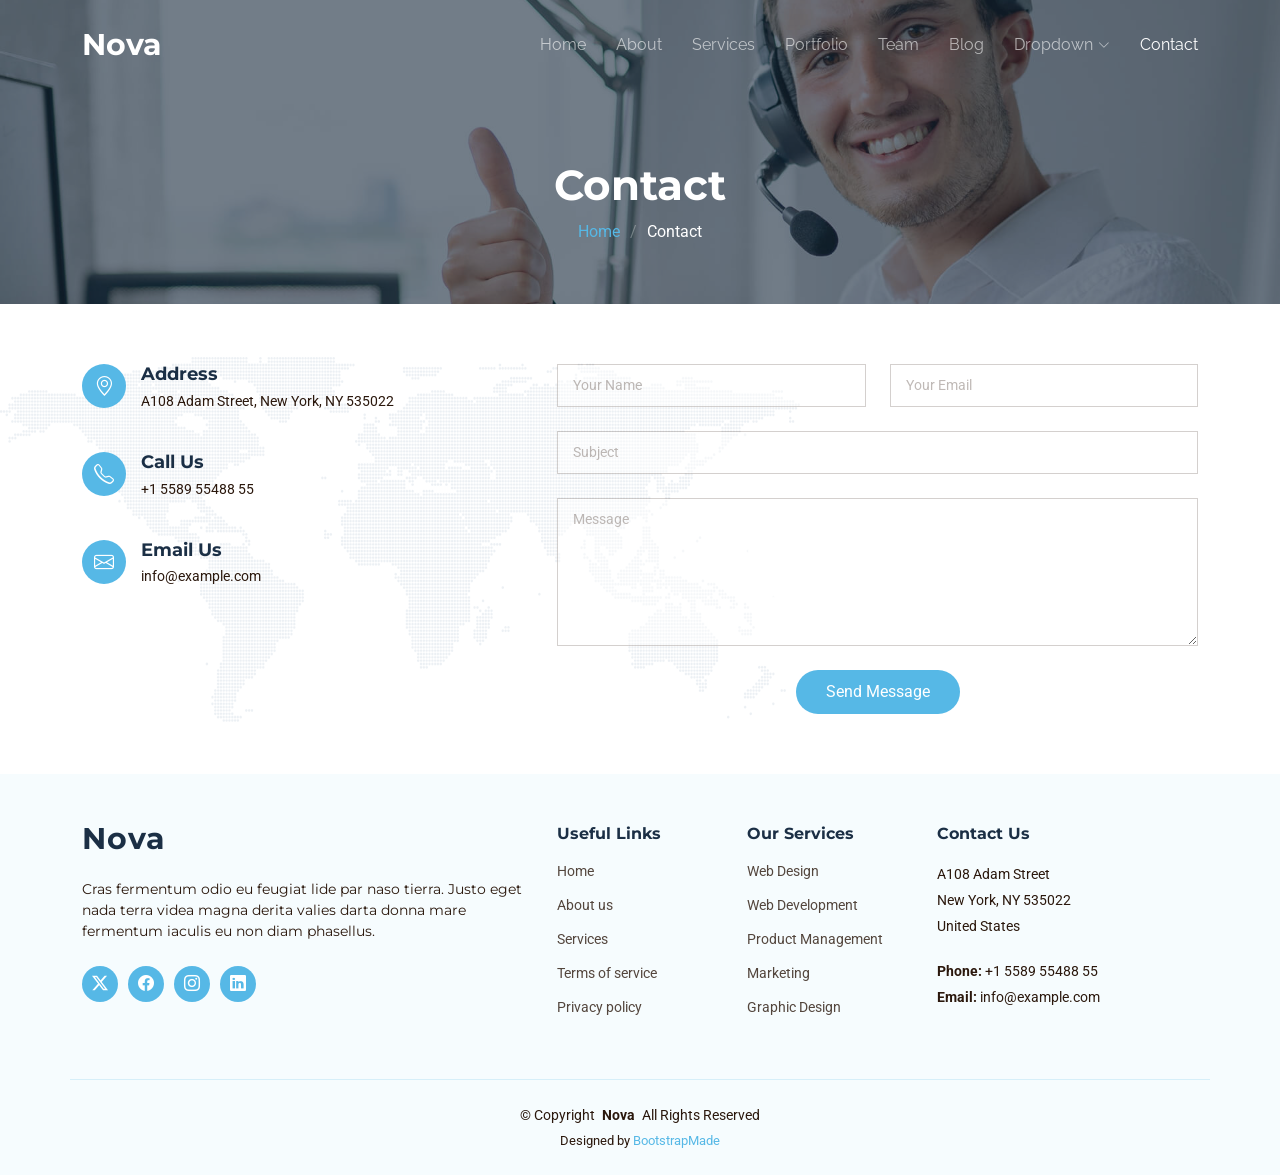
<file: contact.html>
<!DOCTYPE html>
<html lang="en">

<head>
  <meta charset="utf-8">
  <meta content="width=device-width, initial-scale=1.0" name="viewport">
  <title>Contact - Nova Bootstrap Template</title>
  <meta name="description" content="">
  <meta name="keywords" content="">

  <!-- Favicons -->
  <link href="assets/img/favicon.png" rel="icon">
  <link href="assets/img/apple-touch-icon.png" rel="apple-touch-icon">

  <!-- Fonts -->
  <link href="https://fonts.googleapis.com" rel="preconnect">
  <link href="https://fonts.gstatic.com" rel="preconnect" crossorigin>
  <link href="https://fonts.googleapis.com/css2?family=Roboto:ital,wght@0,100;0,300;0,400;0,500;0,700;0,900;1,100;1,300;1,400;1,500;1,700;1,900&family=Montserrat:ital,wght@0,100;0,200;0,300;0,400;0,500;0,600;0,700;0,800;0,900;1,100;1,200;1,300;1,400;1,500;1,600;1,700;1,800;1,900&family=Raleway:ital,wght@0,100;0,200;0,300;0,400;0,500;0,600;0,700;0,800;0,900;1,100;1,200;1,300;1,400;1,500;1,600;1,700;1,800;1,900&display=swap" rel="stylesheet">

  <!-- Vendor CSS Files -->
  <link href="assets/vendor/bootstrap/css/bootstrap.min.css" rel="stylesheet">
  <link href="assets/vendor/bootstrap-icons/bootstrap-icons.css" rel="stylesheet">
  <link href="assets/vendor/aos/aos.css" rel="stylesheet">
  <link href="assets/vendor/glightbox/css/glightbox.min.css" rel="stylesheet">
  <link href="assets/vendor/swiper/swiper-bundle.min.css" rel="stylesheet">

  <!-- Main CSS File -->
  <link href="assets/css/main.css" rel="stylesheet">

  <!-- =======================================================
  * Template Name: Nova
  * Template URL: https://bootstrapmade.com/nova-bootstrap-business-template/
  * Updated: Aug 07 2024 with Bootstrap v5.3.3
  * Author: BootstrapMade.com
  * License: https://bootstrapmade.com/license/
  ======================================================== -->
</head>

<body class="contact-page">

  <header id="header" class="header d-flex align-items-center fixed-top">
    <div class="container-fluid container-xl position-relative d-flex align-items-center justify-content-between">

      <a href="index.html" class="logo d-flex align-items-center">
        <!-- Uncomment the line below if you also wish to use an image logo -->
        <!-- <img src="assets/img/logo.png" alt=""> -->
        <h1 class="sitename">Nova</h1>
      </a>

      <nav id="navmenu" class="navmenu">
        <ul>
          <li><a href="index.html">Home<br></a></li>
          <li><a href="about.html">About</a></li>
          <li><a href="services.html">Services</a></li>
          <li><a href="portfolio.html">Portfolio</a></li>
          <li><a href="team.html">Team</a></li>
          <li><a href="blog.html">Blog</a></li>
          <li class="dropdown"><a href="#"><span>Dropdown</span> <i class="bi bi-chevron-down toggle-dropdown"></i></a>
            <ul>
              <li><a href="#">Dropdown 1</a></li>
              <li class="dropdown"><a href="#"><span>Deep Dropdown</span> <i class="bi bi-chevron-down toggle-dropdown"></i></a>
                <ul>
                  <li><a href="#">Deep Dropdown 1</a></li>
                  <li><a href="#">Deep Dropdown 2</a></li>
                  <li><a href="#">Deep Dropdown 3</a></li>
                  <li><a href="#">Deep Dropdown 4</a></li>
                  <li><a href="#">Deep Dropdown 5</a></li>
                </ul>
              </li>
              <li><a href="#">Dropdown 2</a></li>
              <li><a href="#">Dropdown 3</a></li>
              <li><a href="#">Dropdown 4</a></li>
            </ul>
          </li>
          <li><a href="contact.html" class="active">Contact</a></li>
        </ul>
        <i class="mobile-nav-toggle d-xl-none bi bi-list"></i>
      </nav>

    </div>
  </header>

  <main class="main">

    <!-- Page Title -->
    <div class="page-title dark-background" data-aos="fade" style="background-image: url(assets/img/contact-page-title-bg.jpg);">
      <div class="container">
        <h1>Contact</h1>
        <nav class="breadcrumbs">
          <ol>
            <li><a href="index.html">Home</a></li>
            <li class="current">Contact</li>
          </ol>
        </nav>
      </div>
    </div><!-- End Page Title -->

    <!-- Contact Section -->
    <section id="contact" class="contact section">

      <div class="container position-relative" data-aos="fade-up" data-aos-delay="100">

        <div class="row gy-4">

          <div class="col-lg-5">
            <div class="info-item d-flex" data-aos="fade-up" data-aos-delay="200">
              <i class="bi bi-geo-alt flex-shrink-0"></i>
              <div>
                <h3>Address</h3>
                <p>A108 Adam Street, New York, NY 535022</p>
              </div>
            </div><!-- End Info Item -->

            <div class="info-item d-flex" data-aos="fade-up" data-aos-delay="300">
              <i class="bi bi-telephone flex-shrink-0"></i>
              <div>
                <h3>Call Us</h3>
                <p>+1 5589 55488 55</p>
              </div>
            </div><!-- End Info Item -->

            <div class="info-item d-flex" data-aos="fade-up" data-aos-delay="400">
              <i class="bi bi-envelope flex-shrink-0"></i>
              <div>
                <h3>Email Us</h3>
                <p>info@example.com</p>
              </div>
            </div><!-- End Info Item -->

          </div>

          <div class="col-lg-7">
            <form action="forms/contact.php" method="post" class="php-email-form" data-aos="fade-up" data-aos-delay="500">
              <div class="row gy-4">

                <div class="col-md-6">
                  <input type="text" name="name" class="form-control" placeholder="Your Name" required="">
                </div>

                <div class="col-md-6 ">
                  <input type="email" class="form-control" name="email" placeholder="Your Email" required="">
                </div>

                <div class="col-md-12">
                  <input type="text" class="form-control" name="subject" placeholder="Subject" required="">
                </div>

                <div class="col-md-12">
                  <textarea class="form-control" name="message" rows="6" placeholder="Message" required=""></textarea>
                </div>

                <div class="col-md-12 text-center">
                  <div class="loading">Loading</div>
                  <div class="error-message"></div>
                  <div class="sent-message">Your message has been sent. Thank you!</div>

                  <button type="submit">Send Message</button>
                </div>

              </div>
            </form>
          </div><!-- End Contact Form -->

        </div>

      </div>

    </section><!-- /Contact Section -->

  </main>

  <footer id="footer" class="footer light-background">

    <div class="footer-top">
      <div class="container">
        <div class="row gy-4">
          <div class="col-lg-5 col-md-12 footer-about">
            <a href="index.html" class="logo d-flex align-items-center">
              <span class="sitename">Nova</span>
            </a>
            <p>Cras fermentum odio eu feugiat lide par naso tierra. Justo eget nada terra videa magna derita valies darta donna mare fermentum iaculis eu non diam phasellus.</p>
            <div class="social-links d-flex mt-4">
              <a href=""><i class="bi bi-twitter-x"></i></a>
              <a href=""><i class="bi bi-facebook"></i></a>
              <a href=""><i class="bi bi-instagram"></i></a>
              <a href=""><i class="bi bi-linkedin"></i></a>
            </div>
          </div>

          <div class="col-lg-2 col-6 footer-links">
            <h4>Useful Links</h4>
            <ul>
              <li><a href="#">Home</a></li>
              <li><a href="#">About us</a></li>
              <li><a href="#">Services</a></li>
              <li><a href="#">Terms of service</a></li>
              <li><a href="#">Privacy policy</a></li>
            </ul>
          </div>

          <div class="col-lg-2 col-6 footer-links">
            <h4>Our Services</h4>
            <ul>
              <li><a href="#">Web Design</a></li>
              <li><a href="#">Web Development</a></li>
              <li><a href="#">Product Management</a></li>
              <li><a href="#">Marketing</a></li>
              <li><a href="#">Graphic Design</a></li>
            </ul>
          </div>

          <div class="col-lg-3 col-md-12 footer-contact text-center text-md-start">
            <h4>Contact Us</h4>
            <p>A108 Adam Street</p>
            <p>New York, NY 535022</p>
            <p>United States</p>
            <p class="mt-4"><strong>Phone:</strong> <span>+1 5589 55488 55</span></p>
            <p><strong>Email:</strong> <span>info@example.com</span></p>
          </div>

        </div>
      </div>
    </div>

    <div class="container copyright text-center">
      <p>© <span>Copyright</span> <strong class="px-1 sitename">Nova</strong> <span>All Rights Reserved</span></p>
      <div class="credits">
        <!-- All the links in the footer should remain intact. -->
        <!-- You can delete the links only if you've purchased the pro version. -->
        <!-- Licensing information: https://bootstrapmade.com/license/ -->
        <!-- Purchase the pro version with working PHP/AJAX contact form: [buy-url] -->
        Designed by <a href="https://bootstrapmade.com/">BootstrapMade</a>
      </div>
    </div>

  </footer>

  <!-- Scroll Top -->
  <a href="#" id="scroll-top" class="scroll-top d-flex align-items-center justify-content-center"><i class="bi bi-arrow-up-short"></i></a>

  <!-- Preloader -->
  <div id="preloader"></div>

  <!-- Vendor JS Files -->
  <script src="assets/vendor/bootstrap/js/bootstrap.bundle.min.js"></script>
  <script src="assets/vendor/php-email-form/validate.js"></script>
  <script src="assets/vendor/aos/aos.js"></script>
  <script src="assets/vendor/glightbox/js/glightbox.min.js"></script>
  <script src="assets/vendor/swiper/swiper-bundle.min.js"></script>
  <script src="assets/vendor/imagesloaded/imagesloaded.pkgd.min.js"></script>
  <script src="assets/vendor/isotope-layout/isotope.pkgd.min.js"></script>

  <!-- Main JS File -->
  <script src="assets/js/main.js"></script>

</body>

</html>
</file>
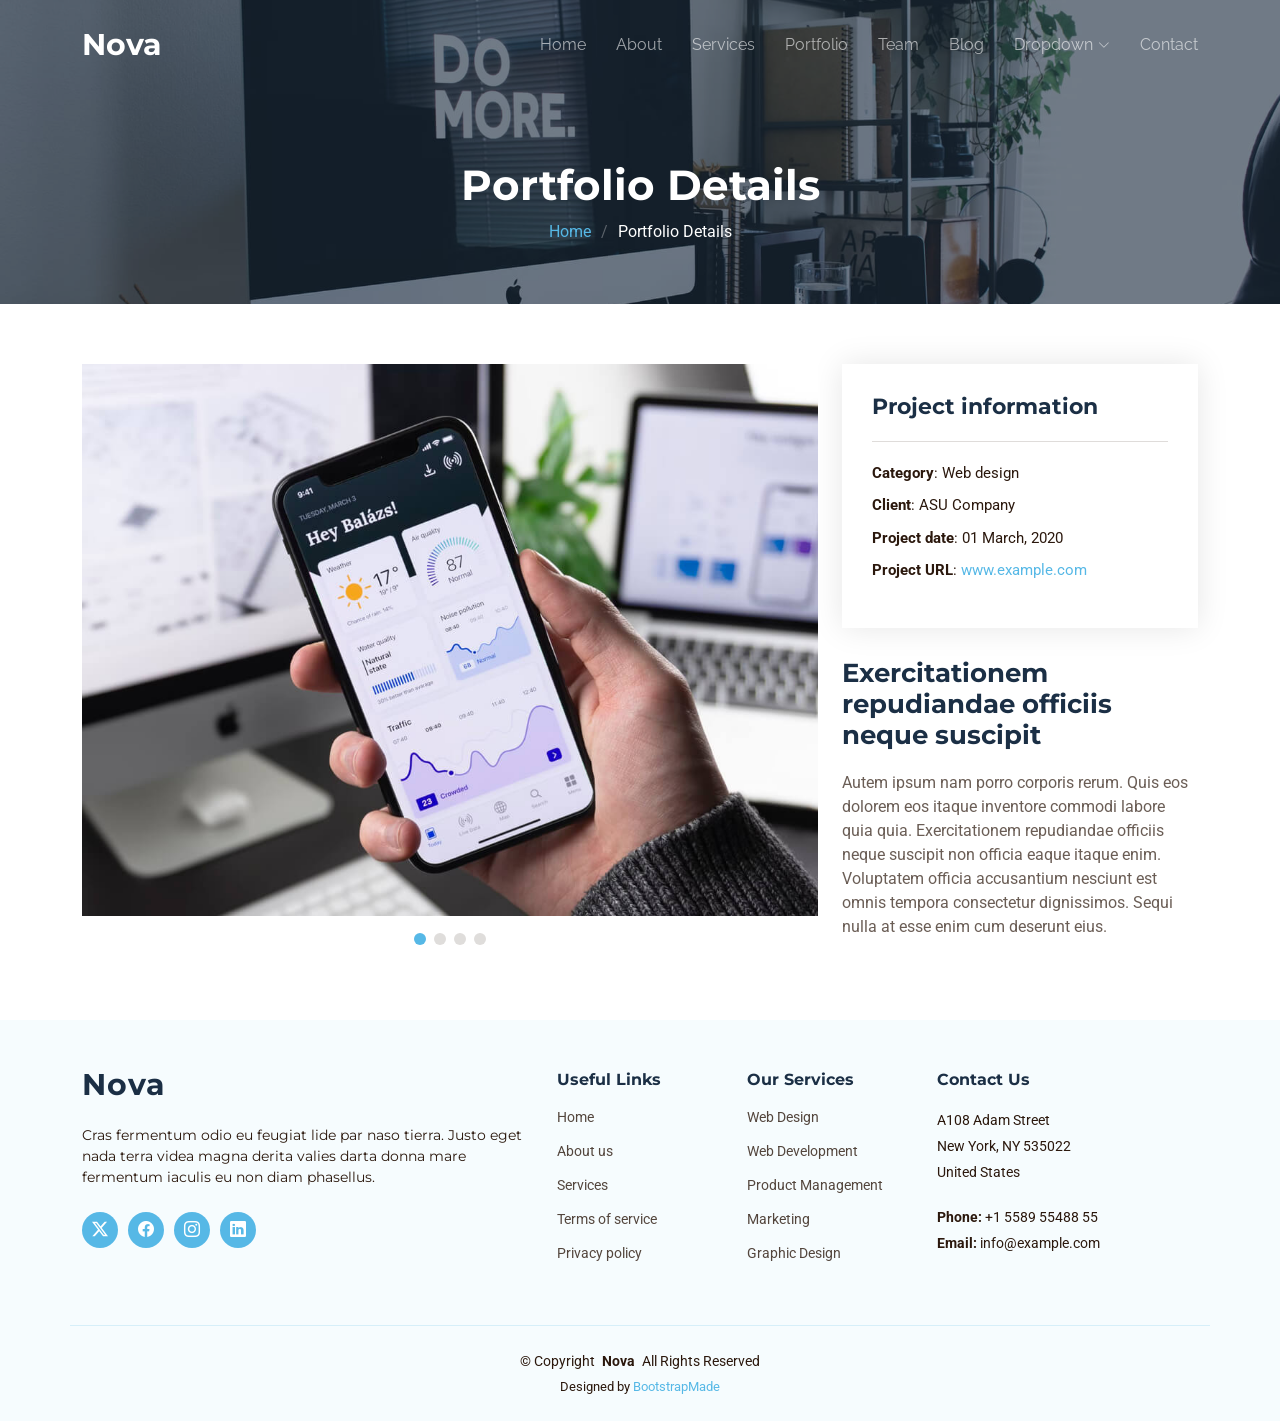
<file: portfolio-details.html>
<!DOCTYPE html>
<html lang="en">

<head>
  <meta charset="utf-8">
  <meta content="width=device-width, initial-scale=1.0" name="viewport">
  <title>Portfolio Details - Nova Bootstrap Template</title>
  <meta name="description" content="">
  <meta name="keywords" content="">

  <!-- Favicons -->
  <link href="assets/img/favicon.png" rel="icon">
  <link href="assets/img/apple-touch-icon.png" rel="apple-touch-icon">

  <!-- Fonts -->
  <link href="https://fonts.googleapis.com" rel="preconnect">
  <link href="https://fonts.gstatic.com" rel="preconnect" crossorigin>
  <link href="https://fonts.googleapis.com/css2?family=Roboto:ital,wght@0,100;0,300;0,400;0,500;0,700;0,900;1,100;1,300;1,400;1,500;1,700;1,900&family=Montserrat:ital,wght@0,100;0,200;0,300;0,400;0,500;0,600;0,700;0,800;0,900;1,100;1,200;1,300;1,400;1,500;1,600;1,700;1,800;1,900&family=Raleway:ital,wght@0,100;0,200;0,300;0,400;0,500;0,600;0,700;0,800;0,900;1,100;1,200;1,300;1,400;1,500;1,600;1,700;1,800;1,900&display=swap" rel="stylesheet">

  <!-- Vendor CSS Files -->
  <link href="assets/vendor/bootstrap/css/bootstrap.min.css" rel="stylesheet">
  <link href="assets/vendor/bootstrap-icons/bootstrap-icons.css" rel="stylesheet">
  <link href="assets/vendor/aos/aos.css" rel="stylesheet">
  <link href="assets/vendor/glightbox/css/glightbox.min.css" rel="stylesheet">
  <link href="assets/vendor/swiper/swiper-bundle.min.css" rel="stylesheet">

  <!-- Main CSS File -->
  <link href="assets/css/main.css" rel="stylesheet">

  <!-- =======================================================
  * Template Name: Nova
  * Template URL: https://bootstrapmade.com/nova-bootstrap-business-template/
  * Updated: Aug 07 2024 with Bootstrap v5.3.3
  * Author: BootstrapMade.com
  * License: https://bootstrapmade.com/license/
  ======================================================== -->
</head>

<body class="portfolio-details-page">

  <header id="header" class="header d-flex align-items-center fixed-top">
    <div class="container-fluid container-xl position-relative d-flex align-items-center justify-content-between">

      <a href="index.html" class="logo d-flex align-items-center">
        <!-- Uncomment the line below if you also wish to use an image logo -->
        <!-- <img src="assets/img/logo.png" alt=""> -->
        <h1 class="sitename">Nova</h1>
      </a>

      <nav id="navmenu" class="navmenu">
        <ul>
          <li><a href="index.html">Home<br></a></li>
          <li><a href="about.html">About</a></li>
          <li><a href="services.html">Services</a></li>
          <li><a href="portfolio.html">Portfolio</a></li>
          <li><a href="team.html">Team</a></li>
          <li><a href="blog.html">Blog</a></li>
          <li class="dropdown"><a href="#"><span>Dropdown</span> <i class="bi bi-chevron-down toggle-dropdown"></i></a>
            <ul>
              <li><a href="#">Dropdown 1</a></li>
              <li class="dropdown"><a href="#"><span>Deep Dropdown</span> <i class="bi bi-chevron-down toggle-dropdown"></i></a>
                <ul>
                  <li><a href="#">Deep Dropdown 1</a></li>
                  <li><a href="#">Deep Dropdown 2</a></li>
                  <li><a href="#">Deep Dropdown 3</a></li>
                  <li><a href="#">Deep Dropdown 4</a></li>
                  <li><a href="#">Deep Dropdown 5</a></li>
                </ul>
              </li>
              <li><a href="#">Dropdown 2</a></li>
              <li><a href="#">Dropdown 3</a></li>
              <li><a href="#">Dropdown 4</a></li>
            </ul>
          </li>
          <li><a href="contact.html">Contact</a></li>
        </ul>
        <i class="mobile-nav-toggle d-xl-none bi bi-list"></i>
      </nav>

    </div>
  </header>

  <main class="main">

    <!-- Page Title -->
    <div class="page-title dark-background" data-aos="fade" style="background-image: url(assets/img/portfolio-page-title-bg.jpg);">
      <div class="container">
        <h1>Portfolio Details</h1>
        <nav class="breadcrumbs">
          <ol>
            <li><a href="index.html">Home</a></li>
            <li class="current">Portfolio Details</li>
          </ol>
        </nav>
      </div>
    </div><!-- End Page Title -->

    <!-- Portfolio Details Section -->
    <section id="portfolio-details" class="portfolio-details section">

      <div class="container" data-aos="fade-up" data-aos-delay="100">

        <div class="row gy-4">

          <div class="col-lg-8">
            <div class="portfolio-details-slider swiper init-swiper">

              <script type="application/json" class="swiper-config">
                {
                  "loop": true,
                  "speed": 600,
                  "autoplay": {
                    "delay": 5000
                  },
                  "slidesPerView": "auto",
                  "pagination": {
                    "el": ".swiper-pagination",
                    "type": "bullets",
                    "clickable": true
                  }
                }
              </script>

              <div class="swiper-wrapper align-items-center">

                <div class="swiper-slide">
                  <img src="assets/img/portfolio/app-1.jpg" alt="">
                </div>

                <div class="swiper-slide">
                  <img src="assets/img/portfolio/product-1.jpg" alt="">
                </div>

                <div class="swiper-slide">
                  <img src="assets/img/portfolio/branding-1.jpg" alt="">
                </div>

                <div class="swiper-slide">
                  <img src="assets/img/portfolio/books-1.jpg" alt="">
                </div>

              </div>
              <div class="swiper-pagination"></div>
            </div>
          </div>

          <div class="col-lg-4">
            <div class="portfolio-info" data-aos="fade-up" data-aos-delay="200">
              <h3>Project information</h3>
              <ul>
                <li><strong>Category</strong>: Web design</li>
                <li><strong>Client</strong>: ASU Company</li>
                <li><strong>Project date</strong>: 01 March, 2020</li>
                <li><strong>Project URL</strong>: <a href="#">www.example.com</a></li>
              </ul>
            </div>
            <div class="portfolio-description" data-aos="fade-up" data-aos-delay="300">
              <h2>Exercitationem repudiandae officiis neque suscipit</h2>
              <p>
                Autem ipsum nam porro corporis rerum. Quis eos dolorem eos itaque inventore commodi labore quia quia. Exercitationem repudiandae officiis neque suscipit non officia eaque itaque enim. Voluptatem officia accusantium nesciunt est omnis tempora consectetur dignissimos. Sequi nulla at esse enim cum deserunt eius.
              </p>
            </div>
          </div>

        </div>

      </div>

    </section><!-- /Portfolio Details Section -->

  </main>

  <footer id="footer" class="footer light-background">

    <div class="footer-top">
      <div class="container">
        <div class="row gy-4">
          <div class="col-lg-5 col-md-12 footer-about">
            <a href="index.html" class="logo d-flex align-items-center">
              <span class="sitename">Nova</span>
            </a>
            <p>Cras fermentum odio eu feugiat lide par naso tierra. Justo eget nada terra videa magna derita valies darta donna mare fermentum iaculis eu non diam phasellus.</p>
            <div class="social-links d-flex mt-4">
              <a href=""><i class="bi bi-twitter-x"></i></a>
              <a href=""><i class="bi bi-facebook"></i></a>
              <a href=""><i class="bi bi-instagram"></i></a>
              <a href=""><i class="bi bi-linkedin"></i></a>
            </div>
          </div>

          <div class="col-lg-2 col-6 footer-links">
            <h4>Useful Links</h4>
            <ul>
              <li><a href="#">Home</a></li>
              <li><a href="#">About us</a></li>
              <li><a href="#">Services</a></li>
              <li><a href="#">Terms of service</a></li>
              <li><a href="#">Privacy policy</a></li>
            </ul>
          </div>

          <div class="col-lg-2 col-6 footer-links">
            <h4>Our Services</h4>
            <ul>
              <li><a href="#">Web Design</a></li>
              <li><a href="#">Web Development</a></li>
              <li><a href="#">Product Management</a></li>
              <li><a href="#">Marketing</a></li>
              <li><a href="#">Graphic Design</a></li>
            </ul>
          </div>

          <div class="col-lg-3 col-md-12 footer-contact text-center text-md-start">
            <h4>Contact Us</h4>
            <p>A108 Adam Street</p>
            <p>New York, NY 535022</p>
            <p>United States</p>
            <p class="mt-4"><strong>Phone:</strong> <span>+1 5589 55488 55</span></p>
            <p><strong>Email:</strong> <span>info@example.com</span></p>
          </div>

        </div>
      </div>
    </div>

    <div class="container copyright text-center">
      <p>© <span>Copyright</span> <strong class="px-1 sitename">Nova</strong> <span>All Rights Reserved</span></p>
      <div class="credits">
        <!-- All the links in the footer should remain intact. -->
        <!-- You can delete the links only if you've purchased the pro version. -->
        <!-- Licensing information: https://bootstrapmade.com/license/ -->
        <!-- Purchase the pro version with working PHP/AJAX contact form: [buy-url] -->
        Designed by <a href="https://bootstrapmade.com/">BootstrapMade</a>
      </div>
    </div>

  </footer>

  <!-- Scroll Top -->
  <a href="#" id="scroll-top" class="scroll-top d-flex align-items-center justify-content-center"><i class="bi bi-arrow-up-short"></i></a>

  <!-- Preloader -->
  <div id="preloader"></div>

  <!-- Vendor JS Files -->
  <script src="assets/vendor/bootstrap/js/bootstrap.bundle.min.js"></script>
  <script src="assets/vendor/php-email-form/validate.js"></script>
  <script src="assets/vendor/aos/aos.js"></script>
  <script src="assets/vendor/glightbox/js/glightbox.min.js"></script>
  <script src="assets/vendor/swiper/swiper-bundle.min.js"></script>
  <script src="assets/vendor/imagesloaded/imagesloaded.pkgd.min.js"></script>
  <script src="assets/vendor/isotope-layout/isotope.pkgd.min.js"></script>

  <!-- Main JS File -->
  <script src="assets/js/main.js"></script>

</body>

</html>
</file>
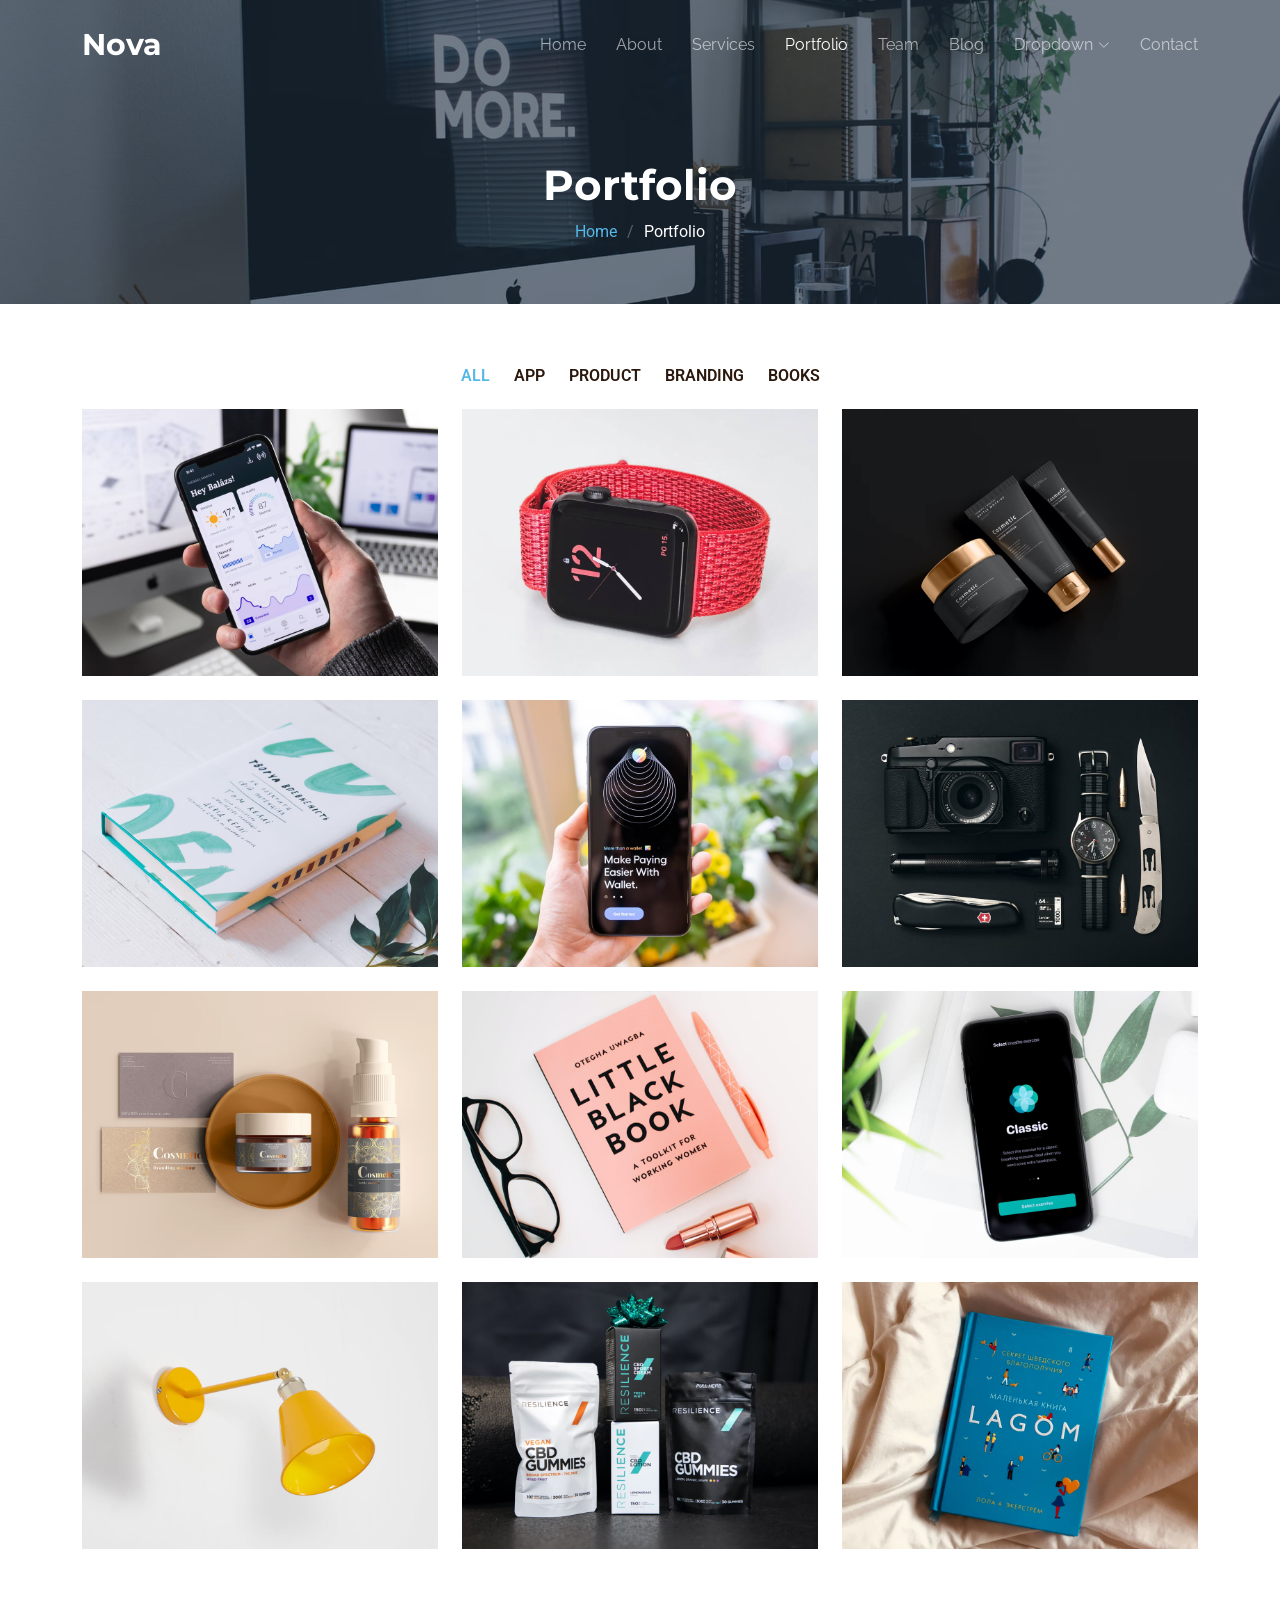
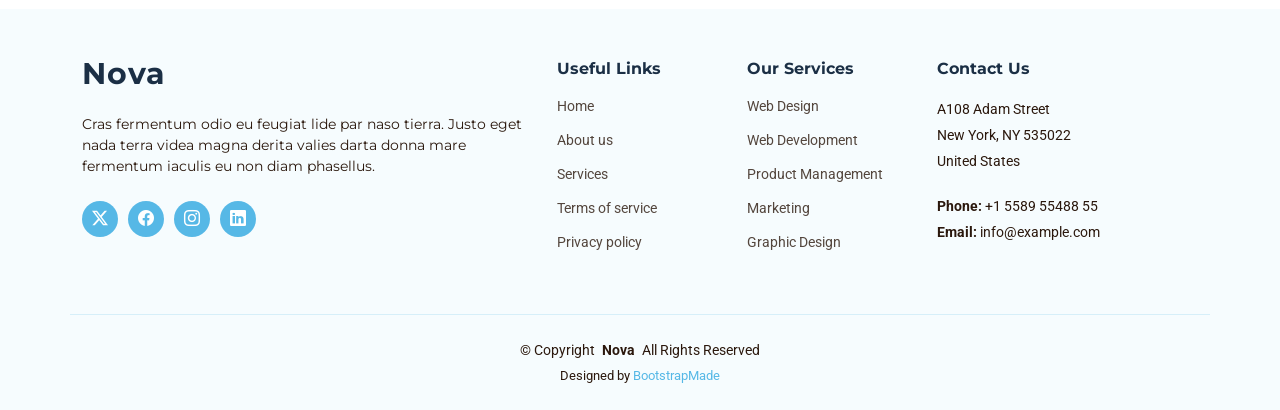
<file: portfolio.html>
<!DOCTYPE html>
<html lang="en">

<head>
  <meta charset="utf-8">
  <meta content="width=device-width, initial-scale=1.0" name="viewport">
  <title>Portfolio - Nova Bootstrap Template</title>
  <meta name="description" content="">
  <meta name="keywords" content="">

  <!-- Favicons -->
  <link href="assets/img/favicon.png" rel="icon">
  <link href="assets/img/apple-touch-icon.png" rel="apple-touch-icon">

  <!-- Fonts -->
  <link href="https://fonts.googleapis.com" rel="preconnect">
  <link href="https://fonts.gstatic.com" rel="preconnect" crossorigin>
  <link
    href="https://fonts.googleapis.com/css2?family=Roboto:ital,wght@0,100;0,300;0,400;0,500;0,700;0,900;1,100;1,300;1,400;1,500;1,700;1,900&family=Montserrat:ital,wght@0,100;0,200;0,300;0,400;0,500;0,600;0,700;0,800;0,900;1,100;1,200;1,300;1,400;1,500;1,600;1,700;1,800;1,900&family=Raleway:ital,wght@0,100;0,200;0,300;0,400;0,500;0,600;0,700;0,800;0,900;1,100;1,200;1,300;1,400;1,500;1,600;1,700;1,800;1,900&display=swap"
    rel="stylesheet">

  <!-- Vendor CSS Files -->
  <link href="assets/vendor/bootstrap/css/bootstrap.min.css" rel="stylesheet">
  <link href="assets/vendor/bootstrap-icons/bootstrap-icons.css" rel="stylesheet">
  <link href="assets/vendor/aos/aos.css" rel="stylesheet">
  <link href="assets/vendor/glightbox/css/glightbox.min.css" rel="stylesheet">
  <link href="assets/vendor/swiper/swiper-bundle.min.css" rel="stylesheet">

  <!-- Main CSS File -->
  <link href="assets/css/main.css" rel="stylesheet">

  <!-- =======================================================
  * Template Name: Nova
  * Template URL: https://bootstrapmade.com/nova-bootstrap-business-template/
  * Updated: Aug 07 2024 with Bootstrap v5.3.3
  * Author: BootstrapMade.com
  * License: https://bootstrapmade.com/license/
  ======================================================== -->
</head>

<body class="portfolio-page">

  <header id="header" class="header d-flex align-items-center fixed-top">
    <div class="container-fluid container-xl position-relative d-flex align-items-center justify-content-between">

      <a href="index.html" class="logo d-flex align-items-center">
        <!-- Uncomment the line below if you also wish to use an image logo -->
        <!-- <img src="assets/img/logo.png" alt=""> -->
        <h1 class="sitename">Nova</h1>
      </a>

      <nav id="navmenu" class="navmenu">
        <ul>
          <li><a href="index.html">Home<br></a></li>
          <li><a href="about.html">About</a></li>
          <li><a href="services.html">Services</a></li>
          <li><a href="portfolio.html" class="active">Portfolio</a></li>
          <li><a href="team.html">Team</a></li>
          <li><a href="blog.html">Blog</a></li>
          <li class="dropdown"><a href="#"><span>Dropdown</span> <i class="bi bi-chevron-down toggle-dropdown"></i></a>
            <ul>
              <li><a href="#">Dropdown 1</a></li>
              <li class="dropdown"><a href="#"><span>Deep Dropdown</span> <i
                    class="bi bi-chevron-down toggle-dropdown"></i></a>
                <ul>
                  <li><a href="#">Deep Dropdown 1</a></li>
                  <li><a href="#">Deep Dropdown 2</a></li>
                  <li><a href="#">Deep Dropdown 3</a></li>
                  <li><a href="#">Deep Dropdown 4</a></li>
                  <li><a href="#">Deep Dropdown 5</a></li>
                </ul>
              </li>
              <li><a href="#">Dropdown 2</a></li>
              <li><a href="#">Dropdown 3</a></li>
              <li><a href="#">Dropdown 4</a></li>
            </ul>
          </li>
          <li><a href="contact.html">Contact</a></li>
        </ul>
        <i class="mobile-nav-toggle d-xl-none bi bi-list"></i>
      </nav>

    </div>
  </header>

  <main class="main">

    <!-- Page Title -->
    <div class="page-title dark-background" data-aos="fade"
      style="background-image: url(assets/img/portfolio-page-title-bg.jpg);">
      <div class="container">
        <h1>Portfolio</h1>
        <nav class="breadcrumbs">
          <ol>
            <li><a href="index.html">Home</a></li>
            <li class="current">Portfolio</li>
          </ol>
        </nav>
      </div>
    </div><!-- End Page Title -->

    <!-- Portfolio Section -->
    <section id="portfolio" class="portfolio section">

      <div class="container">

        <div class="isotope-layout" data-default-filter="*" data-layout="masonry" data-sort="original-order">

          <ul class="portfolio-filters isotope-filters" data-aos="fade-up" data-aos-delay="100">
            <li data-filter="*" class="filter-active">All</li>
            <li data-filter=".filter-app">App</li>
            <li data-filter=".filter-product">Product</li>
            <li data-filter=".filter-branding">Branding</li>
            <li data-filter=".filter-books">Books</li>
          </ul><!-- End Portfolio Filters -->

          <div class="row gy-4 isotope-container" data-aos="fade-up" data-aos-delay="200">

            <div class="col-lg-4 col-md-6 portfolio-item isotope-item filter-app">
              <img src="assets/img/portfolio/app-1.jpg" class="img-fluid" alt="">
              <div class="portfolio-info">
                <h4>App 1</h4>
                <p>Lorem ipsum, dolor sit amet consectetur</p>
                <a href="assets/img/portfolio/app-1.jpg" title="App 1" data-gallery="portfolio-gallery-app"
                  class="glightbox preview-link"><i class="bi bi-zoom-in"></i></a>
                <a href="portfolio-details.html" title="More Details" class="details-link"><i
                    class="bi bi-link-45deg"></i></a>
              </div>
            </div><!-- End Portfolio Item -->

            <div class="col-lg-4 col-md-6 portfolio-item isotope-item filter-product">
              <img src="assets/img/portfolio/product-1.jpg" class="img-fluid" alt="">
              <div class="portfolio-info">
                <h4>Product 1</h4>
                <p>Lorem ipsum, dolor sit amet consectetur</p>
                <a href="assets/img/portfolio/product-1.jpg" title="Product 1" data-gallery="portfolio-gallery-product"
                  class="glightbox preview-link"><i class="bi bi-zoom-in"></i></a>
                <a href="portfolio-details.html" title="More Details" class="details-link"><i
                    class="bi bi-link-45deg"></i></a>
              </div>
            </div><!-- End Portfolio Item -->

            <div class="col-lg-4 col-md-6 portfolio-item isotope-item filter-branding">
              <img src="assets/img/portfolio/branding-1.jpg" class="img-fluid" alt="">
              <div class="portfolio-info">
                <h4>Branding 1</h4>
                <p>Lorem ipsum, dolor sit amet consectetur</p>
                <a href="assets/img/portfolio/branding-1.jpg" title="Branding 1"
                  data-gallery="portfolio-gallery-branding" class="glightbox preview-link"><i
                    class="bi bi-zoom-in"></i></a>
                <a href="portfolio-details.html" title="More Details" class="details-link"><i
                    class="bi bi-link-45deg"></i></a>
              </div>
            </div><!-- End Portfolio Item -->

            <div class="col-lg-4 col-md-6 portfolio-item isotope-item filter-books">
              <img src="assets/img/portfolio/books-1.jpg" class="img-fluid" alt="">
              <div class="portfolio-info">
                <h4>Books 1</h4>
                <p>Lorem ipsum, dolor sit amet consectetur</p>
                <a href="assets/img/portfolio/books-1.jpg" title="Branding 1" data-gallery="portfolio-gallery-book"
                  class="glightbox preview-link"><i class="bi bi-zoom-in"></i></a>
                <a href="portfolio-details.html" title="More Details" class="details-link"><i
                    class="bi bi-link-45deg"></i></a>
              </div>
            </div><!-- End Portfolio Item -->

            <div class="col-lg-4 col-md-6 portfolio-item isotope-item filter-app">
              <img src="assets/img/portfolio/app-2.jpg" class="img-fluid" alt="">
              <div class="portfolio-info">
                <h4>App 2</h4>
                <p>Lorem ipsum, dolor sit amet consectetur</p>
                <a href="assets/img/portfolio/app-2.jpg" title="App 2" data-gallery="portfolio-gallery-app"
                  class="glightbox preview-link"><i class="bi bi-zoom-in"></i></a>
                <a href="portfolio-details.html" title="More Details" class="details-link"><i
                    class="bi bi-link-45deg"></i></a>
              </div>
            </div><!-- End Portfolio Item -->

            <div class="col-lg-4 col-md-6 portfolio-item isotope-item filter-product">
              <img src="assets/img/portfolio/product-2.jpg" class="img-fluid" alt="">
              <div class="portfolio-info">
                <h4>Product 2</h4>
                <p>Lorem ipsum, dolor sit amet consectetur</p>
                <a href="assets/img/portfolio/product-2.jpg" title="Product 2" data-gallery="portfolio-gallery-product"
                  class="glightbox preview-link"><i class="bi bi-zoom-in"></i></a>
                <a href="portfolio-details.html" title="More Details" class="details-link"><i
                    class="bi bi-link-45deg"></i></a>
              </div>
            </div><!-- End Portfolio Item -->

            <div class="col-lg-4 col-md-6 portfolio-item isotope-item filter-branding">
              <img src="assets/img/portfolio/branding-2.jpg" class="img-fluid" alt="">
              <div class="portfolio-info">
                <h4>Branding 2</h4>
                <p>Lorem ipsum, dolor sit amet consectetur</p>
                <a href="assets/img/portfolio/branding-2.jpg" title="Branding 2"
                  data-gallery="portfolio-gallery-branding" class="glightbox preview-link"><i
                    class="bi bi-zoom-in"></i></a>
                <a href="portfolio-details.html" title="More Details" class="details-link"><i
                    class="bi bi-link-45deg"></i></a>
              </div>
            </div><!-- End Portfolio Item -->

            <div class="col-lg-4 col-md-6 portfolio-item isotope-item filter-books">
              <img src="assets/img/portfolio/books-2.jpg" class="img-fluid" alt="">
              <div class="portfolio-info">
                <h4>Books 2</h4>
                <p>Lorem ipsum, dolor sit amet consectetur</p>
                <a href="assets/img/portfolio/books-2.jpg" title="Branding 2" data-gallery="portfolio-gallery-book"
                  class="glightbox preview-link"><i class="bi bi-zoom-in"></i></a>
                <a href="portfolio-details.html" title="More Details" class="details-link"><i
                    class="bi bi-link-45deg"></i></a>
              </div>
            </div><!-- End Portfolio Item -->

            <div class="col-lg-4 col-md-6 portfolio-item isotope-item filter-app">
              <img src="assets/img/portfolio/app-3.jpg" class="img-fluid" alt="">
              <div class="portfolio-info">
                <h4>App 3</h4>
                <p>Lorem ipsum, dolor sit amet consectetur</p>
                <a href="assets/img/portfolio/app-3.jpg" title="App 3" data-gallery="portfolio-gallery-app"
                  class="glightbox preview-link"><i class="bi bi-zoom-in"></i></a>
                <a href="portfolio-details.html" title="More Details" class="details-link"><i
                    class="bi bi-link-45deg"></i></a>
              </div>
            </div><!-- End Portfolio Item -->

            <div class="col-lg-4 col-md-6 portfolio-item isotope-item filter-product">
              <img src="assets/img/portfolio/product-3.jpg" class="img-fluid" alt="">
              <div class="portfolio-info">
                <h4>Product 3</h4>
                <p>Lorem ipsum, dolor sit amet consectetur</p>
                <a href="assets/img/portfolio/product-3.jpg" title="Product 3" data-gallery="portfolio-gallery-product"
                  class="glightbox preview-link"><i class="bi bi-zoom-in"></i></a>
                <a href="portfolio-details.html" title="More Details" class="details-link"><i
                    class="bi bi-link-45deg"></i></a>
              </div>
            </div><!-- End Portfolio Item -->

            <div class="col-lg-4 col-md-6 portfolio-item isotope-item filter-branding">
              <img src="assets/img/portfolio/branding-3.jpg" class="img-fluid" alt="">
              <div class="portfolio-info">
                <h4>Branding 3</h4>
                <p>Lorem ipsum, dolor sit amet consectetur</p>
                <a href="assets/img/portfolio/branding-3.jpg" title="Branding 2"
                  data-gallery="portfolio-gallery-branding" class="glightbox preview-link"><i
                    class="bi bi-zoom-in"></i></a>
                <a href="portfolio-details.html" title="More Details" class="details-link"><i
                    class="bi bi-link-45deg"></i></a>
              </div>
            </div><!-- End Portfolio Item -->

            <div class="col-lg-4 col-md-6 portfolio-item isotope-item filter-books">
              <img src="assets/img/portfolio/books-3.jpg" class="img-fluid" alt="">
              <div class="portfolio-info">
                <h4>Books 3</h4>
                <p>Lorem ipsum, dolor sit amet consectetur</p>
                <a href="assets/img/portfolio/books-3.jpg" title="Branding 3" data-gallery="portfolio-gallery-book"
                  class="glightbox preview-link"><i class="bi bi-zoom-in"></i></a>
                <a href="portfolio-details.html" title="More Details" class="details-link"><i
                    class="bi bi-link-45deg"></i></a>
              </div>
            </div><!-- End Portfolio Item -->

          </div><!-- End Portfolio Container -->

        </div>

      </div>

    </section><!-- /Portfolio Section -->

  </main>

  <footer id="footer" class="footer light-background">

    <div class="footer-top">
      <div class="container">
        <div class="row gy-4">
          <div class="col-lg-5 col-md-12 footer-about">
            <a href="index.html" class="logo d-flex align-items-center">
              <span class="sitename">Nova</span>
            </a>
            <p>Cras fermentum odio eu feugiat lide par naso tierra. Justo eget nada terra videa magna derita valies
              darta donna mare fermentum iaculis eu non diam phasellus.</p>
            <div class="social-links d-flex mt-4">
              <a href=""><i class="bi bi-twitter-x"></i></a>
              <a href=""><i class="bi bi-facebook"></i></a>
              <a href=""><i class="bi bi-instagram"></i></a>
              <a href=""><i class="bi bi-linkedin"></i></a>
            </div>
          </div>

          <div class="col-lg-2 col-6 footer-links">
            <h4>Useful Links</h4>
            <ul>
              <li><a href="#">Home</a></li>
              <li><a href="#">About us</a></li>
              <li><a href="#">Services</a></li>
              <li><a href="#">Terms of service</a></li>
              <li><a href="#">Privacy policy</a></li>
            </ul>
          </div>

          <div class="col-lg-2 col-6 footer-links">
            <h4>Our Services</h4>
            <ul>
              <li><a href="#">Web Design</a></li>
              <li><a href="#">Web Development</a></li>
              <li><a href="#">Product Management</a></li>
              <li><a href="#">Marketing</a></li>
              <li><a href="#">Graphic Design</a></li>
            </ul>
          </div>

          <div class="col-lg-3 col-md-12 footer-contact text-center text-md-start">
            <h4>Contact Us</h4>
            <p>A108 Adam Street</p>
            <p>New York, NY 535022</p>
            <p>United States</p>
            <p class="mt-4"><strong>Phone:</strong> <span>+1 5589 55488 55</span></p>
            <p><strong>Email:</strong> <span>info@example.com</span></p>
          </div>

        </div>
      </div>
    </div>

    <div class="container copyright text-center">
      <p>© <span>Copyright</span> <strong class="px-1 sitename">Nova</strong> <span>All Rights Reserved</span></p>
      <div class="credits">
        <!-- All the links in the footer should remain intact. -->
        <!-- You can delete the links only if you've purchased the pro version. -->
        <!-- Licensing information: https://bootstrapmade.com/license/ -->
        <!-- Purchase the pro version with working PHP/AJAX contact form: [buy-url] -->
        Designed by <a href="https://bootstrapmade.com/">BootstrapMade</a>
      </div>
    </div>

  </footer>

  <!-- Scroll Top -->
  <a href="#" id="scroll-top" class="scroll-top d-flex align-items-center justify-content-center"><i
      class="bi bi-arrow-up-short"></i></a>

  <!-- Preloader -->
  <div id="preloader"></div>

  <!-- Vendor JS Files -->
  <script src="assets/vendor/bootstrap/js/bootstrap.bundle.min.js"></script>
  <script src="assets/vendor/php-email-form/validate.js"></script>
  <script src="assets/vendor/aos/aos.js"></script>
  <script src="assets/vendor/glightbox/js/glightbox.min.js"></script>
  <script src="assets/vendor/swiper/swiper-bundle.min.js"></script>
  <script src="assets/vendor/imagesloaded/imagesloaded.pkgd.min.js"></script>
  <script src="assets/vendor/isotope-layout/isotope.pkgd.min.js"></script>

  <!-- Main JS File -->
  <script src="assets/js/main.js"></script>

</body>

</html>
</file>
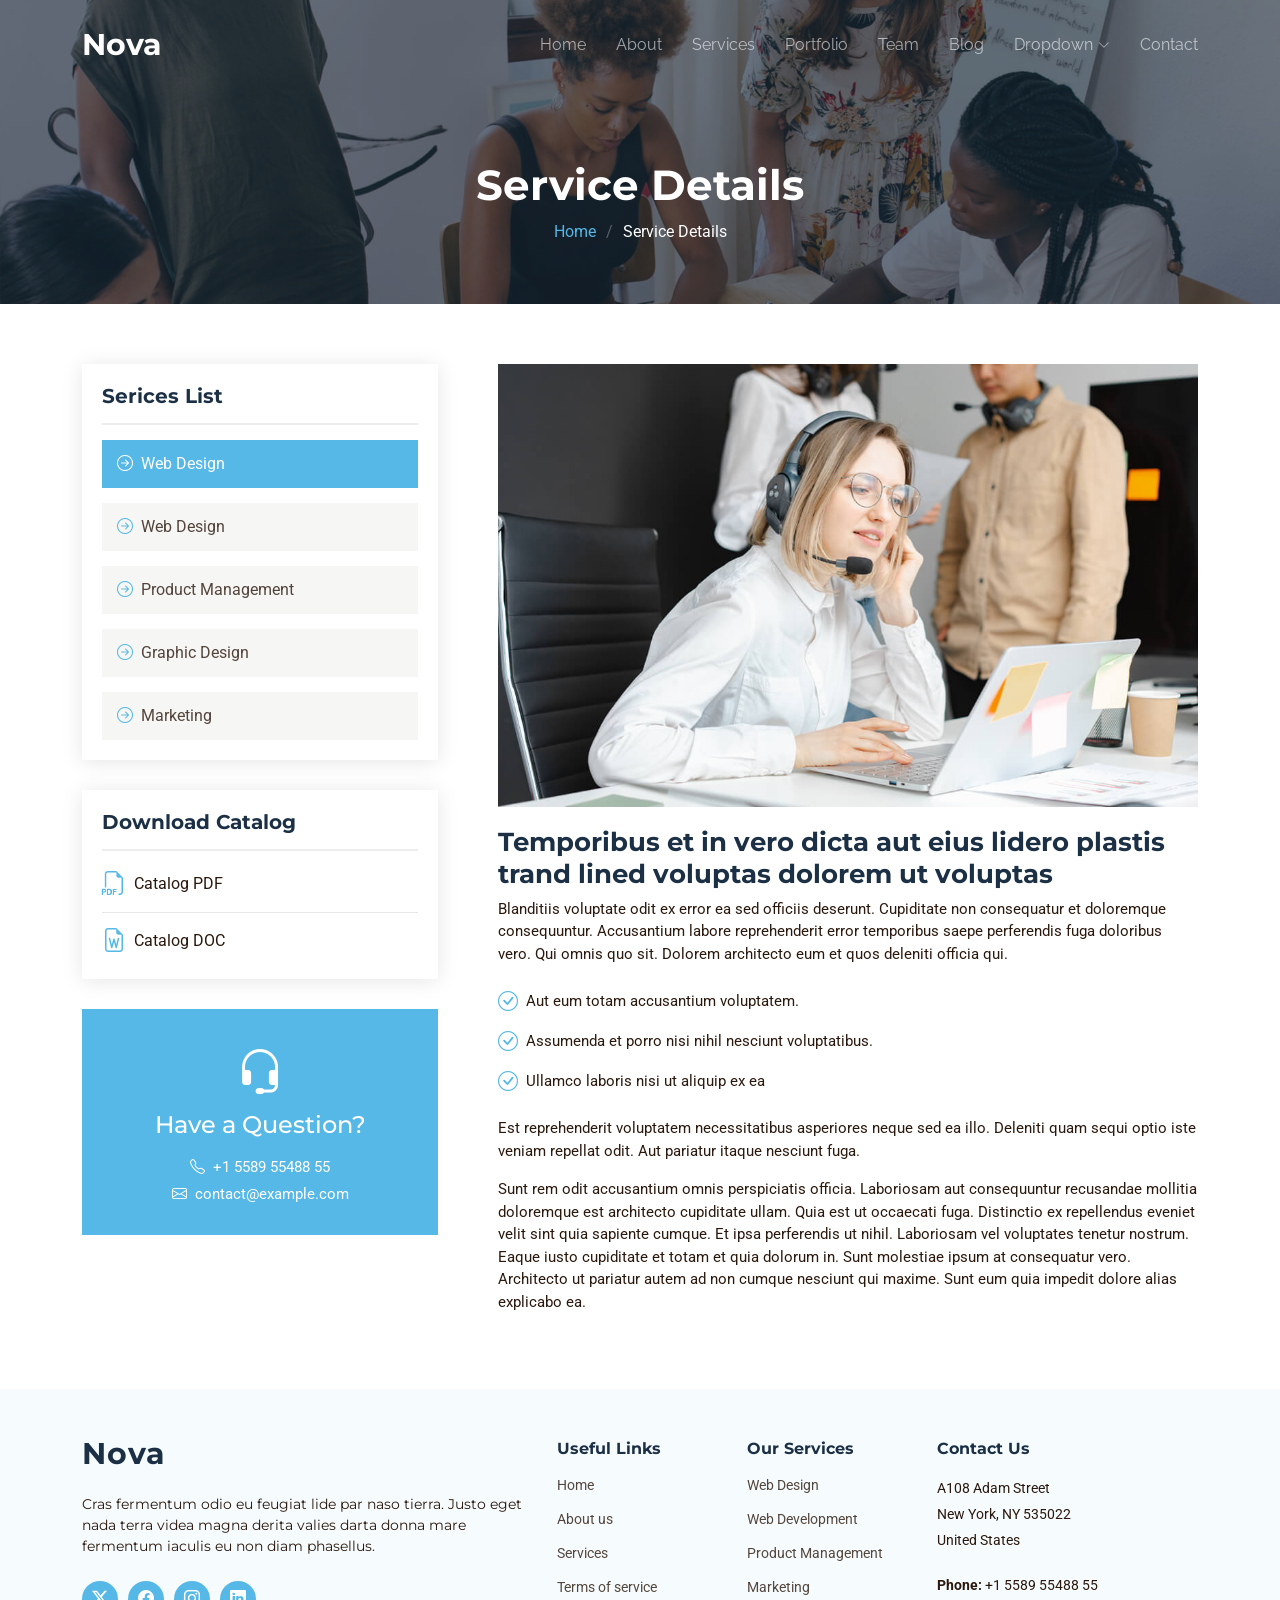
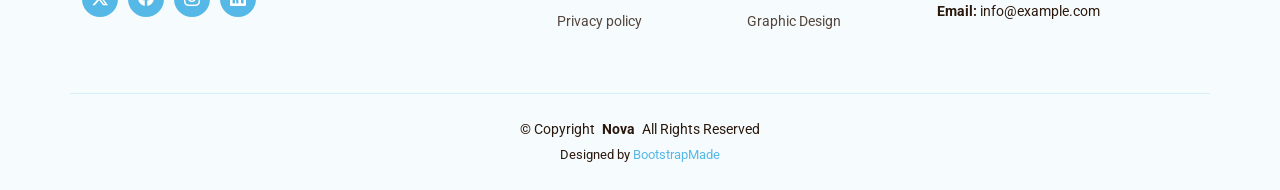
<file: service-details.html>
<!DOCTYPE html>
<html lang="en">

<head>
  <meta charset="utf-8">
  <meta content="width=device-width, initial-scale=1.0" name="viewport">
  <title>Service Details - Nova Bootstrap Template</title>
  <meta name="description" content="">
  <meta name="keywords" content="">

  <!-- Favicons -->
  <link href="assets/img/favicon.png" rel="icon">
  <link href="assets/img/apple-touch-icon.png" rel="apple-touch-icon">

  <!-- Fonts -->
  <link href="https://fonts.googleapis.com" rel="preconnect">
  <link href="https://fonts.gstatic.com" rel="preconnect" crossorigin>
  <link href="https://fonts.googleapis.com/css2?family=Roboto:ital,wght@0,100;0,300;0,400;0,500;0,700;0,900;1,100;1,300;1,400;1,500;1,700;1,900&family=Montserrat:ital,wght@0,100;0,200;0,300;0,400;0,500;0,600;0,700;0,800;0,900;1,100;1,200;1,300;1,400;1,500;1,600;1,700;1,800;1,900&family=Raleway:ital,wght@0,100;0,200;0,300;0,400;0,500;0,600;0,700;0,800;0,900;1,100;1,200;1,300;1,400;1,500;1,600;1,700;1,800;1,900&display=swap" rel="stylesheet">

  <!-- Vendor CSS Files -->
  <link href="assets/vendor/bootstrap/css/bootstrap.min.css" rel="stylesheet">
  <link href="assets/vendor/bootstrap-icons/bootstrap-icons.css" rel="stylesheet">
  <link href="assets/vendor/aos/aos.css" rel="stylesheet">
  <link href="assets/vendor/glightbox/css/glightbox.min.css" rel="stylesheet">
  <link href="assets/vendor/swiper/swiper-bundle.min.css" rel="stylesheet">

  <!-- Main CSS File -->
  <link href="assets/css/main.css" rel="stylesheet">

  <!-- =======================================================
  * Template Name: Nova
  * Template URL: https://bootstrapmade.com/nova-bootstrap-business-template/
  * Updated: Aug 07 2024 with Bootstrap v5.3.3
  * Author: BootstrapMade.com
  * License: https://bootstrapmade.com/license/
  ======================================================== -->
</head>

<body class="service-details-page">

  <header id="header" class="header d-flex align-items-center fixed-top">
    <div class="container-fluid container-xl position-relative d-flex align-items-center justify-content-between">

      <a href="index.html" class="logo d-flex align-items-center">
        <!-- Uncomment the line below if you also wish to use an image logo -->
        <!-- <img src="assets/img/logo.png" alt=""> -->
        <h1 class="sitename">Nova</h1>
      </a>

      <nav id="navmenu" class="navmenu">
        <ul>
          <li><a href="index.html">Home<br></a></li>
          <li><a href="about.html">About</a></li>
          <li><a href="services.html">Services</a></li>
          <li><a href="portfolio.html">Portfolio</a></li>
          <li><a href="team.html">Team</a></li>
          <li><a href="blog.html">Blog</a></li>
          <li class="dropdown"><a href="#"><span>Dropdown</span> <i class="bi bi-chevron-down toggle-dropdown"></i></a>
            <ul>
              <li><a href="#">Dropdown 1</a></li>
              <li class="dropdown"><a href="#"><span>Deep Dropdown</span> <i class="bi bi-chevron-down toggle-dropdown"></i></a>
                <ul>
                  <li><a href="#">Deep Dropdown 1</a></li>
                  <li><a href="#">Deep Dropdown 2</a></li>
                  <li><a href="#">Deep Dropdown 3</a></li>
                  <li><a href="#">Deep Dropdown 4</a></li>
                  <li><a href="#">Deep Dropdown 5</a></li>
                </ul>
              </li>
              <li><a href="#">Dropdown 2</a></li>
              <li><a href="#">Dropdown 3</a></li>
              <li><a href="#">Dropdown 4</a></li>
            </ul>
          </li>
          <li><a href="contact.html">Contact</a></li>
        </ul>
        <i class="mobile-nav-toggle d-xl-none bi bi-list"></i>
      </nav>

    </div>
  </header>

  <main class="main">

    <!-- Page Title -->
    <div class="page-title dark-background" data-aos="fade" style="background-image: url(assets/img/services-page-title-bg.jpg);">
      <div class="container">
        <h1>Service Details</h1>
        <nav class="breadcrumbs">
          <ol>
            <li><a href="index.html">Home</a></li>
            <li class="current">Service Details</li>
          </ol>
        </nav>
      </div>
    </div><!-- End Page Title -->

    <!-- Service Details Section -->
    <section id="service-details" class="service-details section">

      <div class="container">

        <div class="row gy-5">

          <div class="col-lg-4" data-aos="fade-up" data-aos-delay="100">

            <div class="service-box">
              <h4>Serices List</h4>
              <div class="services-list">
                <a href="#" class="active"><i class="bi bi-arrow-right-circle"></i><span>Web Design</span></a>
                <a href="#"><i class="bi bi-arrow-right-circle"></i><span>Web Design</span></a>
                <a href="#"><i class="bi bi-arrow-right-circle"></i><span>Product Management</span></a>
                <a href="#"><i class="bi bi-arrow-right-circle"></i><span>Graphic Design</span></a>
                <a href="#"><i class="bi bi-arrow-right-circle"></i><span>Marketing</span></a>
              </div>
            </div><!-- End Services List -->

            <div class="service-box">
              <h4>Download Catalog</h4>
              <div class="download-catalog">
                <a href="#"><i class="bi bi-filetype-pdf"></i><span>Catalog PDF</span></a>
                <a href="#"><i class="bi bi-file-earmark-word"></i><span>Catalog DOC</span></a>
              </div>
            </div><!-- End Services List -->

            <div class="help-box d-flex flex-column justify-content-center align-items-center">
              <i class="bi bi-headset help-icon"></i>
              <h4>Have a Question?</h4>
              <p class="d-flex align-items-center mt-2 mb-0"><i class="bi bi-telephone me-2"></i> <span>+1 5589 55488 55</span></p>
              <p class="d-flex align-items-center mt-1 mb-0"><i class="bi bi-envelope me-2"></i> <a href="mailto:contact@example.com">contact@example.com</a></p>
            </div>

          </div>

          <div class="col-lg-8 ps-lg-5" data-aos="fade-up" data-aos-delay="200">
            <img src="assets/img/services.jpg" alt="" class="img-fluid services-img">
            <h3>Temporibus et in vero dicta aut eius lidero plastis trand lined voluptas dolorem ut voluptas</h3>
            <p>
              Blanditiis voluptate odit ex error ea sed officiis deserunt. Cupiditate non consequatur et doloremque consequuntur. Accusantium labore reprehenderit error temporibus saepe perferendis fuga doloribus vero. Qui omnis quo sit. Dolorem architecto eum et quos deleniti officia qui.
            </p>
            <ul>
              <li><i class="bi bi-check-circle"></i> <span>Aut eum totam accusantium voluptatem.</span></li>
              <li><i class="bi bi-check-circle"></i> <span>Assumenda et porro nisi nihil nesciunt voluptatibus.</span></li>
              <li><i class="bi bi-check-circle"></i> <span>Ullamco laboris nisi ut aliquip ex ea</span></li>
            </ul>
            <p>
              Est reprehenderit voluptatem necessitatibus asperiores neque sed ea illo. Deleniti quam sequi optio iste veniam repellat odit. Aut pariatur itaque nesciunt fuga.
            </p>
            <p>
              Sunt rem odit accusantium omnis perspiciatis officia. Laboriosam aut consequuntur recusandae mollitia doloremque est architecto cupiditate ullam. Quia est ut occaecati fuga. Distinctio ex repellendus eveniet velit sint quia sapiente cumque. Et ipsa perferendis ut nihil. Laboriosam vel voluptates tenetur nostrum. Eaque iusto cupiditate et totam et quia dolorum in. Sunt molestiae ipsum at consequatur vero. Architecto ut pariatur autem ad non cumque nesciunt qui maxime. Sunt eum quia impedit dolore alias explicabo ea.
            </p>
          </div>

        </div>

      </div>

    </section><!-- /Service Details Section -->

  </main>

  <footer id="footer" class="footer light-background">

    <div class="footer-top">
      <div class="container">
        <div class="row gy-4">
          <div class="col-lg-5 col-md-12 footer-about">
            <a href="index.html" class="logo d-flex align-items-center">
              <span class="sitename">Nova</span>
            </a>
            <p>Cras fermentum odio eu feugiat lide par naso tierra. Justo eget nada terra videa magna derita valies darta donna mare fermentum iaculis eu non diam phasellus.</p>
            <div class="social-links d-flex mt-4">
              <a href=""><i class="bi bi-twitter-x"></i></a>
              <a href=""><i class="bi bi-facebook"></i></a>
              <a href=""><i class="bi bi-instagram"></i></a>
              <a href=""><i class="bi bi-linkedin"></i></a>
            </div>
          </div>

          <div class="col-lg-2 col-6 footer-links">
            <h4>Useful Links</h4>
            <ul>
              <li><a href="#">Home</a></li>
              <li><a href="#">About us</a></li>
              <li><a href="#">Services</a></li>
              <li><a href="#">Terms of service</a></li>
              <li><a href="#">Privacy policy</a></li>
            </ul>
          </div>

          <div class="col-lg-2 col-6 footer-links">
            <h4>Our Services</h4>
            <ul>
              <li><a href="#">Web Design</a></li>
              <li><a href="#">Web Development</a></li>
              <li><a href="#">Product Management</a></li>
              <li><a href="#">Marketing</a></li>
              <li><a href="#">Graphic Design</a></li>
            </ul>
          </div>

          <div class="col-lg-3 col-md-12 footer-contact text-center text-md-start">
            <h4>Contact Us</h4>
            <p>A108 Adam Street</p>
            <p>New York, NY 535022</p>
            <p>United States</p>
            <p class="mt-4"><strong>Phone:</strong> <span>+1 5589 55488 55</span></p>
            <p><strong>Email:</strong> <span>info@example.com</span></p>
          </div>

        </div>
      </div>
    </div>

    <div class="container copyright text-center">
      <p>© <span>Copyright</span> <strong class="px-1 sitename">Nova</strong> <span>All Rights Reserved</span></p>
      <div class="credits">
        <!-- All the links in the footer should remain intact. -->
        <!-- You can delete the links only if you've purchased the pro version. -->
        <!-- Licensing information: https://bootstrapmade.com/license/ -->
        <!-- Purchase the pro version with working PHP/AJAX contact form: [buy-url] -->
        Designed by <a href="https://bootstrapmade.com/">BootstrapMade</a>
      </div>
    </div>

  </footer>

  <!-- Scroll Top -->
  <a href="#" id="scroll-top" class="scroll-top d-flex align-items-center justify-content-center"><i class="bi bi-arrow-up-short"></i></a>

  <!-- Preloader -->
  <div id="preloader"></div>

  <!-- Vendor JS Files -->
  <script src="assets/vendor/bootstrap/js/bootstrap.bundle.min.js"></script>
  <script src="assets/vendor/php-email-form/validate.js"></script>
  <script src="assets/vendor/aos/aos.js"></script>
  <script src="assets/vendor/glightbox/js/glightbox.min.js"></script>
  <script src="assets/vendor/swiper/swiper-bundle.min.js"></script>
  <script src="assets/vendor/imagesloaded/imagesloaded.pkgd.min.js"></script>
  <script src="assets/vendor/isotope-layout/isotope.pkgd.min.js"></script>

  <!-- Main JS File -->
  <script src="assets/js/main.js"></script>

</body>

</html>
</file>
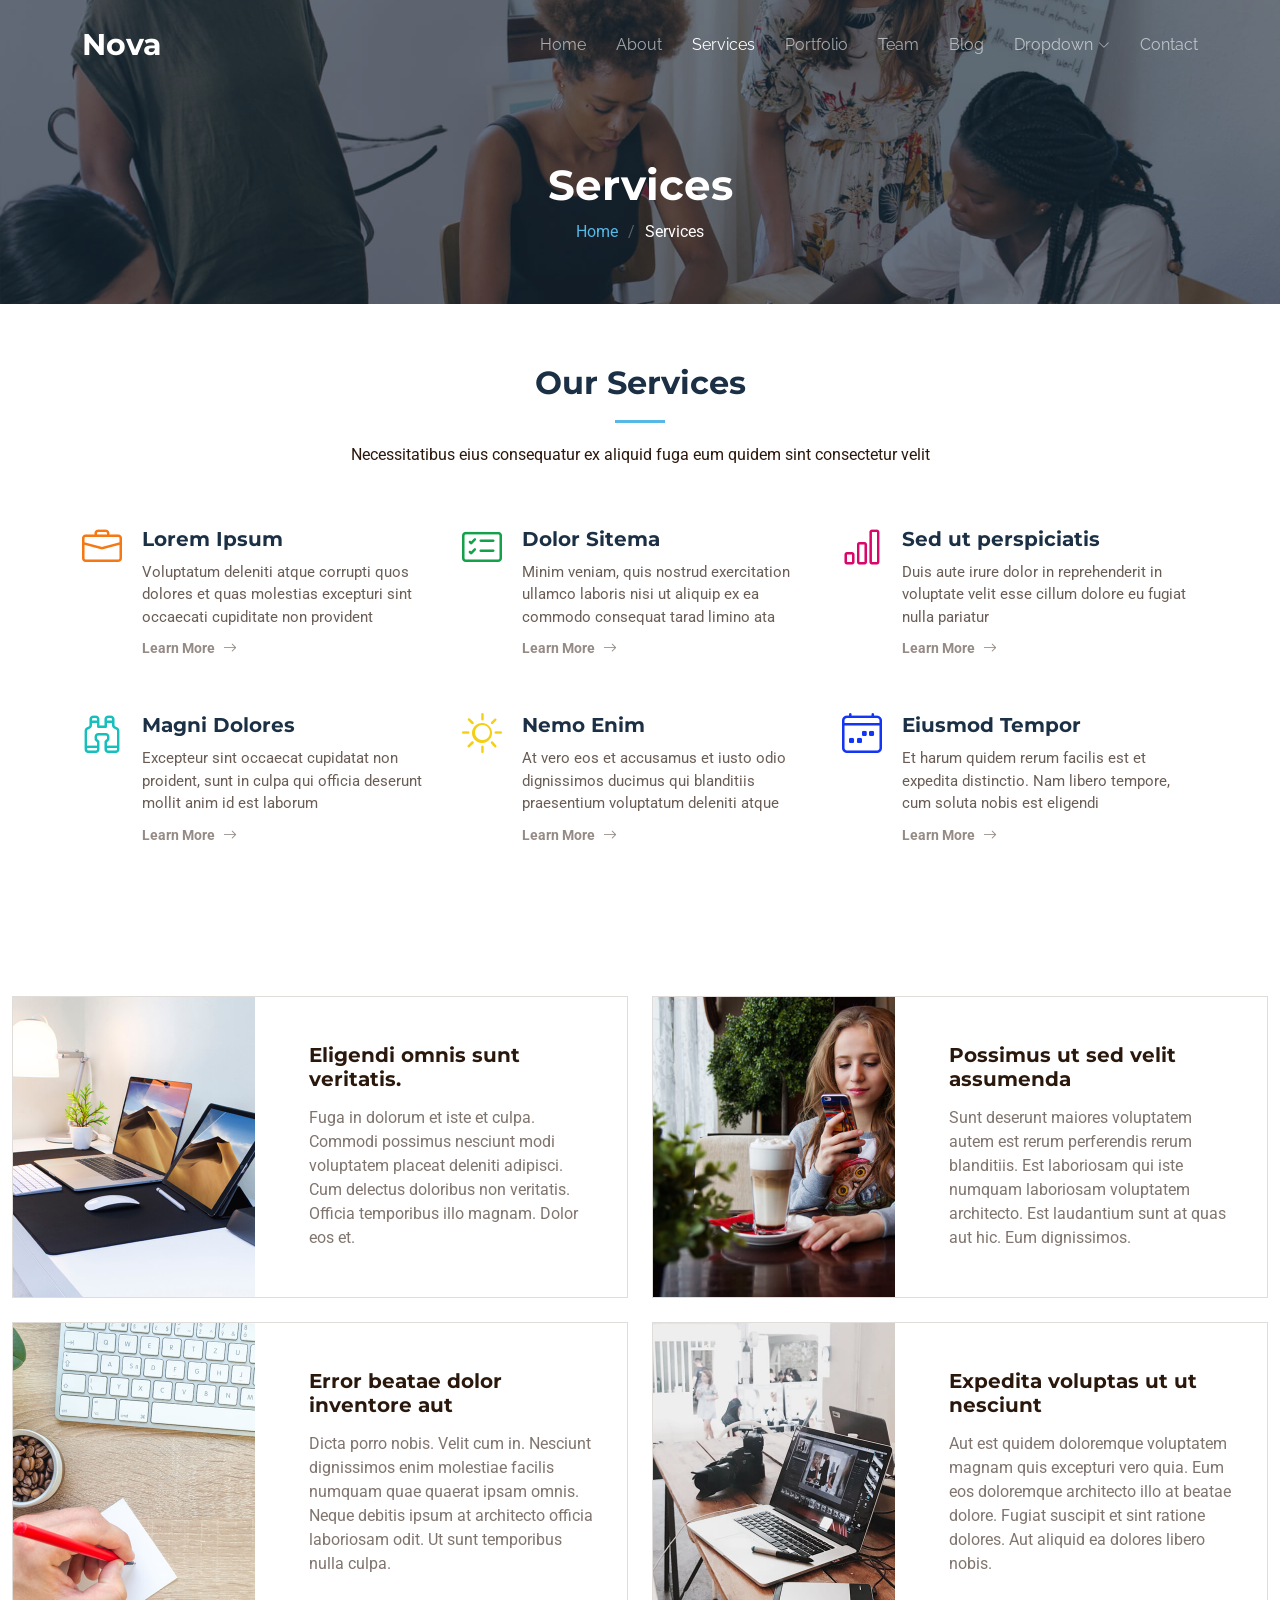
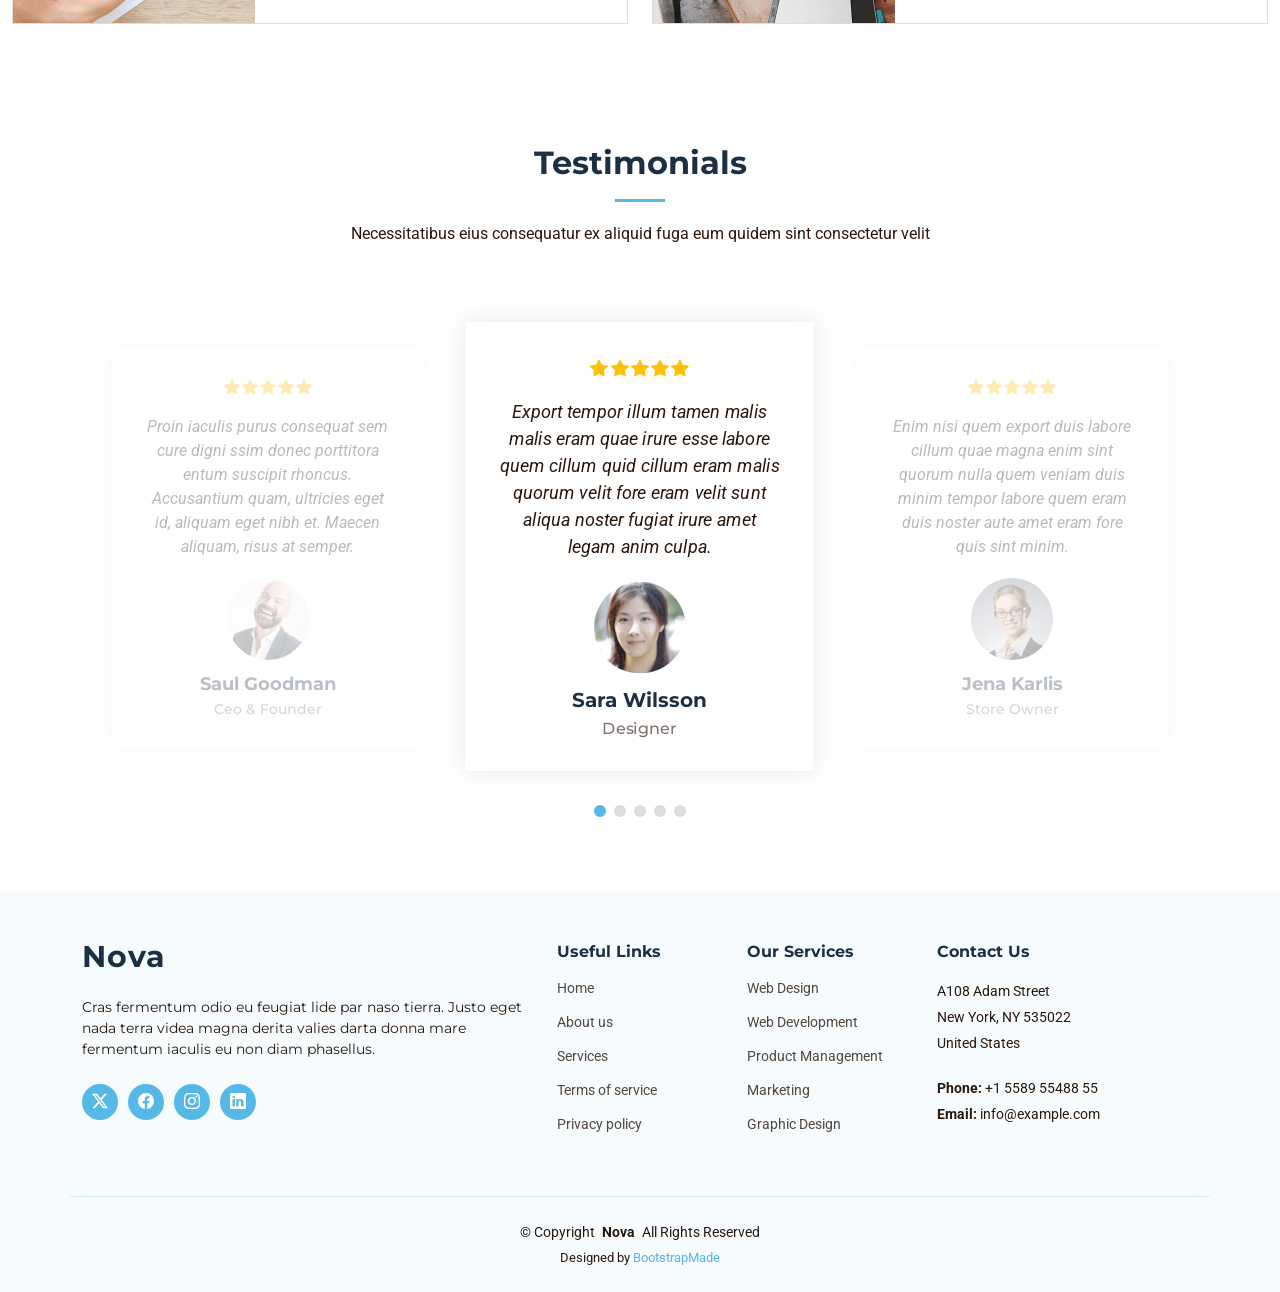
<file: services.html>
<!DOCTYPE html>
<html lang="en">

<head>
  <meta charset="utf-8">
  <meta content="width=device-width, initial-scale=1.0" name="viewport">
  <title>Services - Nova Bootstrap Template</title>
  <meta name="description" content="">
  <meta name="keywords" content="">

  <!-- Favicons -->
  <link href="assets/img/favicon.png" rel="icon">
  <link href="assets/img/apple-touch-icon.png" rel="apple-touch-icon">

  <!-- Fonts -->
  <link href="https://fonts.googleapis.com" rel="preconnect">
  <link href="https://fonts.gstatic.com" rel="preconnect" crossorigin>
  <link href="https://fonts.googleapis.com/css2?family=Roboto:ital,wght@0,100;0,300;0,400;0,500;0,700;0,900;1,100;1,300;1,400;1,500;1,700;1,900&family=Montserrat:ital,wght@0,100;0,200;0,300;0,400;0,500;0,600;0,700;0,800;0,900;1,100;1,200;1,300;1,400;1,500;1,600;1,700;1,800;1,900&family=Raleway:ital,wght@0,100;0,200;0,300;0,400;0,500;0,600;0,700;0,800;0,900;1,100;1,200;1,300;1,400;1,500;1,600;1,700;1,800;1,900&display=swap" rel="stylesheet">

  <!-- Vendor CSS Files -->
  <link href="assets/vendor/bootstrap/css/bootstrap.min.css" rel="stylesheet">
  <link href="assets/vendor/bootstrap-icons/bootstrap-icons.css" rel="stylesheet">
  <link href="assets/vendor/aos/aos.css" rel="stylesheet">
  <link href="assets/vendor/glightbox/css/glightbox.min.css" rel="stylesheet">
  <link href="assets/vendor/swiper/swiper-bundle.min.css" rel="stylesheet">

  <!-- Main CSS File -->
  <link href="assets/css/main.css" rel="stylesheet">

  <!-- =======================================================
  * Template Name: Nova
  * Template URL: https://bootstrapmade.com/nova-bootstrap-business-template/
  * Updated: Aug 07 2024 with Bootstrap v5.3.3
  * Author: BootstrapMade.com
  * License: https://bootstrapmade.com/license/
  ======================================================== -->
</head>

<body class="services-page">

  <header id="header" class="header d-flex align-items-center fixed-top">
    <div class="container-fluid container-xl position-relative d-flex align-items-center justify-content-between">

      <a href="index.html" class="logo d-flex align-items-center">
        <!-- Uncomment the line below if you also wish to use an image logo -->
        <!-- <img src="assets/img/logo.png" alt=""> -->
        <h1 class="sitename">Nova</h1>
      </a>

      <nav id="navmenu" class="navmenu">
        <ul>
          <li><a href="index.html">Home<br></a></li>
          <li><a href="about.html">About</a></li>
          <li><a href="services.html" class="active">Services</a></li>
          <li><a href="portfolio.html">Portfolio</a></li>
          <li><a href="team.html">Team</a></li>
          <li><a href="blog.html">Blog</a></li>
          <li class="dropdown"><a href="#"><span>Dropdown</span> <i class="bi bi-chevron-down toggle-dropdown"></i></a>
            <ul>
              <li><a href="#">Dropdown 1</a></li>
              <li class="dropdown"><a href="#"><span>Deep Dropdown</span> <i class="bi bi-chevron-down toggle-dropdown"></i></a>
                <ul>
                  <li><a href="#">Deep Dropdown 1</a></li>
                  <li><a href="#">Deep Dropdown 2</a></li>
                  <li><a href="#">Deep Dropdown 3</a></li>
                  <li><a href="#">Deep Dropdown 4</a></li>
                  <li><a href="#">Deep Dropdown 5</a></li>
                </ul>
              </li>
              <li><a href="#">Dropdown 2</a></li>
              <li><a href="#">Dropdown 3</a></li>
              <li><a href="#">Dropdown 4</a></li>
            </ul>
          </li>
          <li><a href="contact.html">Contact</a></li>
        </ul>
        <i class="mobile-nav-toggle d-xl-none bi bi-list"></i>
      </nav>

    </div>
  </header>

  <main class="main">

    <!-- Page Title -->
    <div class="page-title dark-background" data-aos="fade" style="background-image: url(assets/img/services-page-title-bg.jpg);">
      <div class="container">
        <h1>Services</h1>
        <nav class="breadcrumbs">
          <ol>
            <li><a href="index.html">Home</a></li>
            <li class="current">Services</li>
          </ol>
        </nav>
      </div>
    </div><!-- End Page Title -->

    <!-- Services Section -->
    <section id="services" class="services section">

      <!-- Section Title -->
      <div class="container section-title" data-aos="fade-up">
        <h2>Our Services</h2>
        <p>Necessitatibus eius consequatur ex aliquid fuga eum quidem sint consectetur velit</p>
      </div><!-- End Section Title -->

      <div class="container">

        <div class="row gy-4">

          <div class="col-lg-4 col-md-6 service-item d-flex" data-aos="fade-up" data-aos-delay="100">
            <div class="icon flex-shrink-0"><i class="bi bi-briefcase" style="color: #f57813;"></i></div>
            <div>
              <h4 class="title">Lorem Ipsum</h4>
              <p class="description">Voluptatum deleniti atque corrupti quos dolores et quas molestias excepturi sint occaecati cupiditate non provident</p>
              <a href="#" class="readmore stretched-link"><span>Learn More</span><i class="bi bi-arrow-right"></i></a>
            </div>
          </div>
          <!-- End Service Item -->

          <div class="col-lg-4 col-md-6 service-item d-flex" data-aos="fade-up" data-aos-delay="200">
            <div class="icon flex-shrink-0"><i class="bi bi-card-checklist" style="color: #15a04a;"></i></div>
            <div>
              <h4 class="title">Dolor Sitema</h4>
              <p class="description">Minim veniam, quis nostrud exercitation ullamco laboris nisi ut aliquip ex ea commodo consequat tarad limino ata</p>
              <a href="#" class="readmore stretched-link"><span>Learn More</span><i class="bi bi-arrow-right"></i></a>
            </div>
          </div><!-- End Service Item -->

          <div class="col-lg-4 col-md-6 service-item d-flex" data-aos="fade-up" data-aos-delay="300">
            <div class="icon flex-shrink-0"><i class="bi bi-bar-chart" style="color: #d90769;"></i></div>
            <div>
              <h4 class="title">Sed ut perspiciatis</h4>
              <p class="description">Duis aute irure dolor in reprehenderit in voluptate velit esse cillum dolore eu fugiat nulla pariatur</p>
              <a href="#" class="readmore stretched-link"><span>Learn More</span><i class="bi bi-arrow-right"></i></a>
            </div>
          </div><!-- End Service Item -->

          <div class="col-lg-4 col-md-6 service-item d-flex" data-aos="fade-up" data-aos-delay="400">
            <div class="icon flex-shrink-0"><i class="bi bi-binoculars" style="color: #15bfbc;"></i></div>
            <div>
              <h4 class="title">Magni Dolores</h4>
              <p class="description">Excepteur sint occaecat cupidatat non proident, sunt in culpa qui officia deserunt mollit anim id est laborum</p>
              <a href="#" class="readmore stretched-link"><span>Learn More</span><i class="bi bi-arrow-right"></i></a>
            </div>
          </div><!-- End Service Item -->

          <div class="col-lg-4 col-md-6 service-item d-flex" data-aos="fade-up" data-aos-delay="500">
            <div class="icon flex-shrink-0"><i class="bi bi-brightness-high" style="color: #f5cf13;"></i></div>
            <div>
              <h4 class="title">Nemo Enim</h4>
              <p class="description">At vero eos et accusamus et iusto odio dignissimos ducimus qui blanditiis praesentium voluptatum deleniti atque</p>
              <a href="#" class="readmore stretched-link"><span>Learn More</span><i class="bi bi-arrow-right"></i></a>
            </div>
          </div><!-- End Service Item -->

          <div class="col-lg-4 col-md-6 service-item d-flex" data-aos="fade-up" data-aos-delay="600">
            <div class="icon flex-shrink-0"><i class="bi bi-calendar4-week" style="color: #1335f5;"></i></div>
            <div>
              <h4 class="title">Eiusmod Tempor</h4>
              <p class="description">Et harum quidem rerum facilis est et expedita distinctio. Nam libero tempore, cum soluta nobis est eligendi</p>
              <a href="#" class="readmore stretched-link"><span>Learn More</span><i class="bi bi-arrow-right"></i></a>
            </div>
          </div><!-- End Service Item -->

        </div>

      </div>

    </section><!-- /Services Section -->

    <!-- Service Cards Section -->
    <section id="service-cards" class="service-cards section">

      <div class="container-fluid">

        <div class="row gy-4">

          <div class="col-lg-6" data-aos="fade-up" data-aos-delay="100">
            <div class="card-item">
              <div class="row">
                <div class="col-xl-5">
                  <div class="card-bg"><img src="assets/img/cards-1.jpg" alt=""></div>
                </div>
                <div class="col-xl-7 d-flex align-items-center">
                  <div class="card-body">
                    <h4 class="card-title">Eligendi omnis sunt veritatis.</h4>
                    <p>Fuga in dolorum et iste et culpa. Commodi possimus nesciunt modi voluptatem placeat deleniti adipisci. Cum delectus doloribus non veritatis. Officia temporibus illo magnam. Dolor eos et.</p>
                  </div>
                </div>
              </div>
            </div>
          </div><!-- End Card Item -->

          <div class="col-lg-6" data-aos="fade-up" data-aos-delay="200">
            <div class="card-item">
              <div class="row">
                <div class="col-xl-5">
                  <div class="card-bg"><img src="assets/img/cards-5.jpg" alt=""></div>
                </div>
                <div class="col-xl-7 d-flex align-items-center">
                  <div class="card-body">
                    <h4 class="card-title">Possimus ut sed velit assumenda</h4>
                    <p>Sunt deserunt maiores voluptatem autem est rerum perferendis rerum blanditiis. Est laboriosam qui iste numquam laboriosam voluptatem architecto. Est laudantium sunt at quas aut hic. Eum dignissimos.</p>
                  </div>
                </div>
              </div>
            </div>
          </div><!-- End Card Item -->

          <div class="col-lg-6" data-aos="fade-up" data-aos-delay="300">
            <div class="card-item">
              <div class="row">
                <div class="col-xl-5">
                  <div class="card-bg"><img src="assets/img/cards-3.jpg" alt=""></div>
                </div>
                <div class="col-xl-7 d-flex align-items-center">
                  <div class="card-body">
                    <h4 class="card-title">Error beatae dolor inventore aut</h4>
                    <p>Dicta porro nobis. Velit cum in. Nesciunt dignissimos enim molestiae facilis numquam quae quaerat ipsam omnis. Neque debitis ipsum at architecto officia laboriosam odit. Ut sunt temporibus nulla culpa.</p>
                  </div>
                </div>
              </div>
            </div>
          </div><!-- End Card Item -->

          <div class="col-lg-6" data-aos="fade-up" data-aos-delay="400">
            <div class="card-item">
              <div class="row">
                <div class="col-xl-5">
                  <div class="card-bg"><img src="assets/img/cards-4.jpg" alt=""></div>
                </div>
                <div class="col-xl-7 d-flex align-items-center">
                  <div class="card-body">
                    <h4 class="card-title">Expedita voluptas ut ut nesciunt</h4>
                    <p>Aut est quidem doloremque voluptatem magnam quis excepturi vero quia. Eum eos doloremque architecto illo at beatae dolore. Fugiat suscipit et sint ratione dolores. Aut aliquid ea dolores libero nobis.</p>
                  </div>
                </div>
              </div>
            </div>
          </div><!-- End Card Item -->

        </div>

      </div>

    </section><!-- /Service Cards Section -->

    <!-- Testimonials Section -->
    <section id="testimonials" class="testimonials section">

      <!-- Section Title -->
      <div class="container section-title" data-aos="fade-up">
        <h2>Testimonials</h2>
        <p>Necessitatibus eius consequatur ex aliquid fuga eum quidem sint consectetur velit</p>
      </div><!-- End Section Title -->

      <div class="container" data-aos="fade-up" data-aos-delay="100">

        <div class="swiper init-swiper">
          <script type="application/json" class="swiper-config">
            {
              "loop": true,
              "speed": 600,
              "autoplay": {
                "delay": 5000
              },
              "slidesPerView": "auto",
              "pagination": {
                "el": ".swiper-pagination",
                "type": "bullets",
                "clickable": true
              },
              "breakpoints": {
                "320": {
                  "slidesPerView": 1,
                  "spaceBetween": 40
                },
                "1200": {
                  "slidesPerView": 3,
                  "spaceBetween": 1
                }
              }
            }
          </script>
          <div class="swiper-wrapper">

            <div class="swiper-slide">
              <div class="testimonial-item">
                <div class="stars">
                  <i class="bi bi-star-fill"></i><i class="bi bi-star-fill"></i><i class="bi bi-star-fill"></i><i class="bi bi-star-fill"></i><i class="bi bi-star-fill"></i>
                </div>
                <p>
                  Proin iaculis purus consequat sem cure digni ssim donec porttitora entum suscipit rhoncus. Accusantium quam, ultricies eget id, aliquam eget nibh et. Maecen aliquam, risus at semper.
                </p>
                <div class="profile mt-auto">
                  <img src="assets/img/testimonials/testimonials-1.jpg" class="testimonial-img" alt="">
                  <h3>Saul Goodman</h3>
                  <h4>Ceo &amp; Founder</h4>
                </div>
              </div>
            </div><!-- End testimonial item -->

            <div class="swiper-slide">
              <div class="testimonial-item">
                <div class="stars">
                  <i class="bi bi-star-fill"></i><i class="bi bi-star-fill"></i><i class="bi bi-star-fill"></i><i class="bi bi-star-fill"></i><i class="bi bi-star-fill"></i>
                </div>
                <p>
                  Export tempor illum tamen malis malis eram quae irure esse labore quem cillum quid cillum eram malis quorum velit fore eram velit sunt aliqua noster fugiat irure amet legam anim culpa.
                </p>
                <div class="profile mt-auto">
                  <img src="assets/img/testimonials/testimonials-2.jpg" class="testimonial-img" alt="">
                  <h3>Sara Wilsson</h3>
                  <h4>Designer</h4>
                </div>
              </div>
            </div><!-- End testimonial item -->

            <div class="swiper-slide">
              <div class="testimonial-item">
                <div class="stars">
                  <i class="bi bi-star-fill"></i><i class="bi bi-star-fill"></i><i class="bi bi-star-fill"></i><i class="bi bi-star-fill"></i><i class="bi bi-star-fill"></i>
                </div>
                <p>
                  Enim nisi quem export duis labore cillum quae magna enim sint quorum nulla quem veniam duis minim tempor labore quem eram duis noster aute amet eram fore quis sint minim.
                </p>
                <div class="profile mt-auto">
                  <img src="assets/img/testimonials/testimonials-3.jpg" class="testimonial-img" alt="">
                  <h3>Jena Karlis</h3>
                  <h4>Store Owner</h4>
                </div>
              </div>
            </div><!-- End testimonial item -->

            <div class="swiper-slide">
              <div class="testimonial-item">
                <div class="stars">
                  <i class="bi bi-star-fill"></i><i class="bi bi-star-fill"></i><i class="bi bi-star-fill"></i><i class="bi bi-star-fill"></i><i class="bi bi-star-fill"></i>
                </div>
                <p>
                  Fugiat enim eram quae cillum dolore dolor amet nulla culpa multos export minim fugiat minim velit minim dolor enim duis veniam ipsum anim magna sunt elit fore quem dolore labore illum veniam.
                </p>
                <div class="profile mt-auto">
                  <img src="assets/img/testimonials/testimonials-4.jpg" class="testimonial-img" alt="">
                  <h3>Matt Brandon</h3>
                  <h4>Freelancer</h4>
                </div>
              </div>
            </div><!-- End testimonial item -->

            <div class="swiper-slide">
              <div class="testimonial-item">
                <div class="stars">
                  <i class="bi bi-star-fill"></i><i class="bi bi-star-fill"></i><i class="bi bi-star-fill"></i><i class="bi bi-star-fill"></i><i class="bi bi-star-fill"></i>
                </div>
                <p>
                  Quis quorum aliqua sint quem legam fore sunt eram irure aliqua veniam tempor noster veniam enim culpa labore duis sunt culpa nulla illum cillum fugiat legam esse veniam culpa fore nisi cillum quid.
                </p>
                <div class="profile mt-auto">
                  <img src="assets/img/testimonials/testimonials-5.jpg" class="testimonial-img" alt="">
                  <h3>John Larson</h3>
                  <h4>Entrepreneur</h4>
                </div>
              </div>
            </div><!-- End testimonial item -->

          </div>
          <div class="swiper-pagination"></div>
        </div>

      </div>

    </section><!-- /Testimonials Section -->

  </main>

  <footer id="footer" class="footer light-background">

    <div class="footer-top">
      <div class="container">
        <div class="row gy-4">
          <div class="col-lg-5 col-md-12 footer-about">
            <a href="index.html" class="logo d-flex align-items-center">
              <span class="sitename">Nova</span>
            </a>
            <p>Cras fermentum odio eu feugiat lide par naso tierra. Justo eget nada terra videa magna derita valies darta donna mare fermentum iaculis eu non diam phasellus.</p>
            <div class="social-links d-flex mt-4">
              <a href=""><i class="bi bi-twitter-x"></i></a>
              <a href=""><i class="bi bi-facebook"></i></a>
              <a href=""><i class="bi bi-instagram"></i></a>
              <a href=""><i class="bi bi-linkedin"></i></a>
            </div>
          </div>

          <div class="col-lg-2 col-6 footer-links">
            <h4>Useful Links</h4>
            <ul>
              <li><a href="#">Home</a></li>
              <li><a href="#">About us</a></li>
              <li><a href="#">Services</a></li>
              <li><a href="#">Terms of service</a></li>
              <li><a href="#">Privacy policy</a></li>
            </ul>
          </div>

          <div class="col-lg-2 col-6 footer-links">
            <h4>Our Services</h4>
            <ul>
              <li><a href="#">Web Design</a></li>
              <li><a href="#">Web Development</a></li>
              <li><a href="#">Product Management</a></li>
              <li><a href="#">Marketing</a></li>
              <li><a href="#">Graphic Design</a></li>
            </ul>
          </div>

          <div class="col-lg-3 col-md-12 footer-contact text-center text-md-start">
            <h4>Contact Us</h4>
            <p>A108 Adam Street</p>
            <p>New York, NY 535022</p>
            <p>United States</p>
            <p class="mt-4"><strong>Phone:</strong> <span>+1 5589 55488 55</span></p>
            <p><strong>Email:</strong> <span>info@example.com</span></p>
          </div>

        </div>
      </div>
    </div>

    <div class="container copyright text-center">
      <p>© <span>Copyright</span> <strong class="px-1 sitename">Nova</strong> <span>All Rights Reserved</span></p>
      <div class="credits">
        <!-- All the links in the footer should remain intact. -->
        <!-- You can delete the links only if you've purchased the pro version. -->
        <!-- Licensing information: https://bootstrapmade.com/license/ -->
        <!-- Purchase the pro version with working PHP/AJAX contact form: [buy-url] -->
        Designed by <a href="https://bootstrapmade.com/">BootstrapMade</a>
      </div>
    </div>

  </footer>

  <!-- Scroll Top -->
  <a href="#" id="scroll-top" class="scroll-top d-flex align-items-center justify-content-center"><i class="bi bi-arrow-up-short"></i></a>

  <!-- Preloader -->
  <div id="preloader"></div>

  <!-- Vendor JS Files -->
  <script src="assets/vendor/bootstrap/js/bootstrap.bundle.min.js"></script>
  <script src="assets/vendor/php-email-form/validate.js"></script>
  <script src="assets/vendor/aos/aos.js"></script>
  <script src="assets/vendor/glightbox/js/glightbox.min.js"></script>
  <script src="assets/vendor/swiper/swiper-bundle.min.js"></script>
  <script src="assets/vendor/imagesloaded/imagesloaded.pkgd.min.js"></script>
  <script src="assets/vendor/isotope-layout/isotope.pkgd.min.js"></script>

  <!-- Main JS File -->
  <script src="assets/js/main.js"></script>

</body>

</html>
</file>
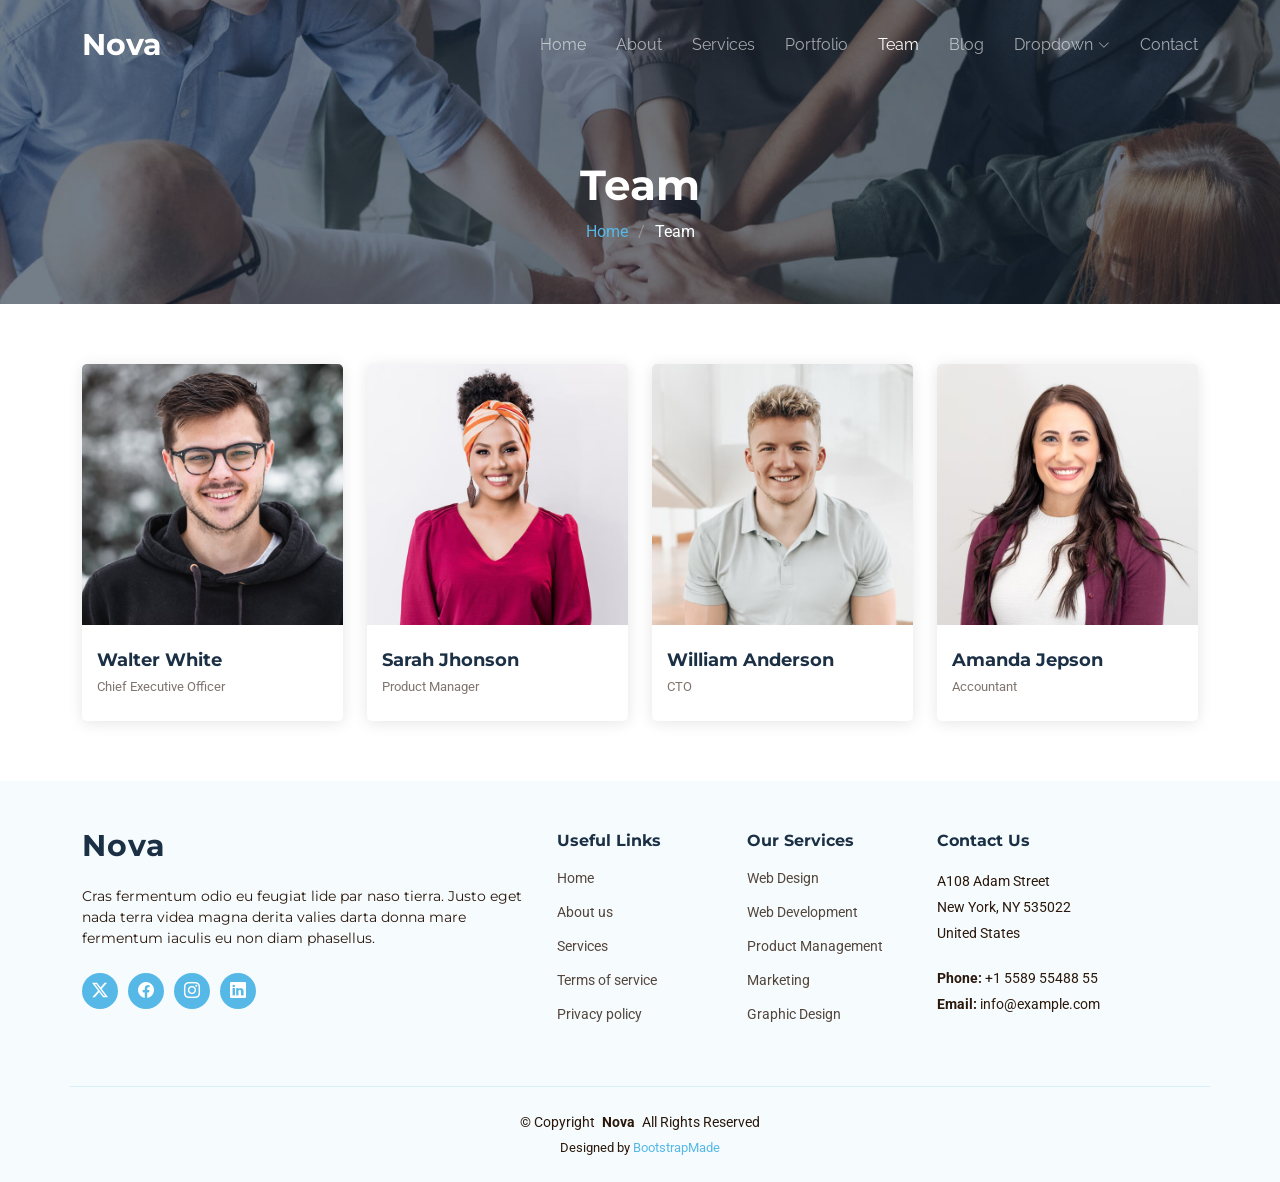
<file: team.html>
<!DOCTYPE html>
<html lang="en">

<head>
  <meta charset="utf-8">
  <meta content="width=device-width, initial-scale=1.0" name="viewport">
  <title>Team - Nova Bootstrap Template</title>
  <meta name="description" content="">
  <meta name="keywords" content="">

  <!-- Favicons -->
  <link href="assets/img/favicon.png" rel="icon">
  <link href="assets/img/apple-touch-icon.png" rel="apple-touch-icon">

  <!-- Fonts -->
  <link href="https://fonts.googleapis.com" rel="preconnect">
  <link href="https://fonts.gstatic.com" rel="preconnect" crossorigin>
  <link href="https://fonts.googleapis.com/css2?family=Roboto:ital,wght@0,100;0,300;0,400;0,500;0,700;0,900;1,100;1,300;1,400;1,500;1,700;1,900&family=Montserrat:ital,wght@0,100;0,200;0,300;0,400;0,500;0,600;0,700;0,800;0,900;1,100;1,200;1,300;1,400;1,500;1,600;1,700;1,800;1,900&family=Raleway:ital,wght@0,100;0,200;0,300;0,400;0,500;0,600;0,700;0,800;0,900;1,100;1,200;1,300;1,400;1,500;1,600;1,700;1,800;1,900&display=swap" rel="stylesheet">

  <!-- Vendor CSS Files -->
  <link href="assets/vendor/bootstrap/css/bootstrap.min.css" rel="stylesheet">
  <link href="assets/vendor/bootstrap-icons/bootstrap-icons.css" rel="stylesheet">
  <link href="assets/vendor/aos/aos.css" rel="stylesheet">
  <link href="assets/vendor/glightbox/css/glightbox.min.css" rel="stylesheet">
  <link href="assets/vendor/swiper/swiper-bundle.min.css" rel="stylesheet">

  <!-- Main CSS File -->
  <link href="assets/css/main.css" rel="stylesheet">

  <!-- =======================================================
  * Template Name: Nova
  * Template URL: https://bootstrapmade.com/nova-bootstrap-business-template/
  * Updated: Aug 07 2024 with Bootstrap v5.3.3
  * Author: BootstrapMade.com
  * License: https://bootstrapmade.com/license/
  ======================================================== -->
</head>

<body class="team-page">

  <header id="header" class="header d-flex align-items-center fixed-top">
    <div class="container-fluid container-xl position-relative d-flex align-items-center justify-content-between">

      <a href="index.html" class="logo d-flex align-items-center">
        <!-- Uncomment the line below if you also wish to use an image logo -->
        <!-- <img src="assets/img/logo.png" alt=""> -->
        <h1 class="sitename">Nova</h1>
      </a>

      <nav id="navmenu" class="navmenu">
        <ul>
          <li><a href="index.html">Home<br></a></li>
          <li><a href="about.html">About</a></li>
          <li><a href="services.html">Services</a></li>
          <li><a href="portfolio.html">Portfolio</a></li>
          <li><a href="team.html" class="active">Team</a></li>
          <li><a href="blog.html">Blog</a></li>
          <li class="dropdown"><a href="#"><span>Dropdown</span> <i class="bi bi-chevron-down toggle-dropdown"></i></a>
            <ul>
              <li><a href="#">Dropdown 1</a></li>
              <li class="dropdown"><a href="#"><span>Deep Dropdown</span> <i class="bi bi-chevron-down toggle-dropdown"></i></a>
                <ul>
                  <li><a href="#">Deep Dropdown 1</a></li>
                  <li><a href="#">Deep Dropdown 2</a></li>
                  <li><a href="#">Deep Dropdown 3</a></li>
                  <li><a href="#">Deep Dropdown 4</a></li>
                  <li><a href="#">Deep Dropdown 5</a></li>
                </ul>
              </li>
              <li><a href="#">Dropdown 2</a></li>
              <li><a href="#">Dropdown 3</a></li>
              <li><a href="#">Dropdown 4</a></li>
            </ul>
          </li>
          <li><a href="contact.html">Contact</a></li>
        </ul>
        <i class="mobile-nav-toggle d-xl-none bi bi-list"></i>
      </nav>

    </div>
  </header>

  <main class="main">

    <!-- Page Title -->
    <div class="page-title dark-background" data-aos="fade" style="background-image: url(assets/img/team-page-title-bg.jpg);">
      <div class="container">
        <h1>Team</h1>
        <nav class="breadcrumbs">
          <ol>
            <li><a href="index.html">Home</a></li>
            <li class="current">Team</li>
          </ol>
        </nav>
      </div>
    </div><!-- End Page Title -->

    <!-- Team Section -->
    <section id="team" class="team section">

      <div class="container">

        <div class="row gy-4">

          <div class="col-lg-3 col-md-6 d-flex align-items-stretch" data-aos="fade-up" data-aos-delay="100">
            <div class="team-member">
              <div class="member-img">
                <img src="assets/img/team/team-1.jpg" class="img-fluid" alt="">
                <div class="social">
                  <a href=""><i class="bi bi-twitter-x"></i></a>
                  <a href=""><i class="bi bi-facebook"></i></a>
                  <a href=""><i class="bi bi-instagram"></i></a>
                  <a href=""><i class="bi bi-linkedin"></i></a>
                </div>
              </div>
              <div class="member-info">
                <h4>Walter White</h4>
                <span>Chief Executive Officer</span>
              </div>
            </div>
          </div><!-- End Team Member -->

          <div class="col-lg-3 col-md-6 d-flex align-items-stretch" data-aos="fade-up" data-aos-delay="200">
            <div class="team-member">
              <div class="member-img">
                <img src="assets/img/team/team-2.jpg" class="img-fluid" alt="">
                <div class="social">
                  <a href=""><i class="bi bi-twitter-x"></i></a>
                  <a href=""><i class="bi bi-facebook"></i></a>
                  <a href=""><i class="bi bi-instagram"></i></a>
                  <a href=""><i class="bi bi-linkedin"></i></a>
                </div>
              </div>
              <div class="member-info">
                <h4>Sarah Jhonson</h4>
                <span>Product Manager</span>
              </div>
            </div>
          </div><!-- End Team Member -->

          <div class="col-lg-3 col-md-6 d-flex align-items-stretch" data-aos="fade-up" data-aos-delay="300">
            <div class="team-member">
              <div class="member-img">
                <img src="assets/img/team/team-3.jpg" class="img-fluid" alt="">
                <div class="social">
                  <a href=""><i class="bi bi-twitter-x"></i></a>
                  <a href=""><i class="bi bi-facebook"></i></a>
                  <a href=""><i class="bi bi-instagram"></i></a>
                  <a href=""><i class="bi bi-linkedin"></i></a>
                </div>
              </div>
              <div class="member-info">
                <h4>William Anderson</h4>
                <span>CTO</span>
              </div>
            </div>
          </div><!-- End Team Member -->

          <div class="col-lg-3 col-md-6 d-flex align-items-stretch" data-aos="fade-up" data-aos-delay="400">
            <div class="team-member">
              <div class="member-img">
                <img src="assets/img/team/team-4.jpg" class="img-fluid" alt="">
                <div class="social">
                  <a href=""><i class="bi bi-twitter-x"></i></a>
                  <a href=""><i class="bi bi-facebook"></i></a>
                  <a href=""><i class="bi bi-instagram"></i></a>
                  <a href=""><i class="bi bi-linkedin"></i></a>
                </div>
              </div>
              <div class="member-info">
                <h4>Amanda Jepson</h4>
                <span>Accountant</span>
              </div>
            </div>
          </div><!-- End Team Member -->

        </div>

      </div>

    </section><!-- /Team Section -->

  </main>

  <footer id="footer" class="footer light-background">

    <div class="footer-top">
      <div class="container">
        <div class="row gy-4">
          <div class="col-lg-5 col-md-12 footer-about">
            <a href="index.html" class="logo d-flex align-items-center">
              <span class="sitename">Nova</span>
            </a>
            <p>Cras fermentum odio eu feugiat lide par naso tierra. Justo eget nada terra videa magna derita valies darta donna mare fermentum iaculis eu non diam phasellus.</p>
            <div class="social-links d-flex mt-4">
              <a href=""><i class="bi bi-twitter-x"></i></a>
              <a href=""><i class="bi bi-facebook"></i></a>
              <a href=""><i class="bi bi-instagram"></i></a>
              <a href=""><i class="bi bi-linkedin"></i></a>
            </div>
          </div>

          <div class="col-lg-2 col-6 footer-links">
            <h4>Useful Links</h4>
            <ul>
              <li><a href="#">Home</a></li>
              <li><a href="#">About us</a></li>
              <li><a href="#">Services</a></li>
              <li><a href="#">Terms of service</a></li>
              <li><a href="#">Privacy policy</a></li>
            </ul>
          </div>

          <div class="col-lg-2 col-6 footer-links">
            <h4>Our Services</h4>
            <ul>
              <li><a href="#">Web Design</a></li>
              <li><a href="#">Web Development</a></li>
              <li><a href="#">Product Management</a></li>
              <li><a href="#">Marketing</a></li>
              <li><a href="#">Graphic Design</a></li>
            </ul>
          </div>

          <div class="col-lg-3 col-md-12 footer-contact text-center text-md-start">
            <h4>Contact Us</h4>
            <p>A108 Adam Street</p>
            <p>New York, NY 535022</p>
            <p>United States</p>
            <p class="mt-4"><strong>Phone:</strong> <span>+1 5589 55488 55</span></p>
            <p><strong>Email:</strong> <span>info@example.com</span></p>
          </div>

        </div>
      </div>
    </div>

    <div class="container copyright text-center">
      <p>© <span>Copyright</span> <strong class="px-1 sitename">Nova</strong> <span>All Rights Reserved</span></p>
      <div class="credits">
        <!-- All the links in the footer should remain intact. -->
        <!-- You can delete the links only if you've purchased the pro version. -->
        <!-- Licensing information: https://bootstrapmade.com/license/ -->
        <!-- Purchase the pro version with working PHP/AJAX contact form: [buy-url] -->
        Designed by <a href="https://bootstrapmade.com/">BootstrapMade</a>
      </div>
    </div>

  </footer>

  <!-- Scroll Top -->
  <a href="#" id="scroll-top" class="scroll-top d-flex align-items-center justify-content-center"><i class="bi bi-arrow-up-short"></i></a>

  <!-- Preloader -->
  <div id="preloader"></div>

  <!-- Vendor JS Files -->
  <script src="assets/vendor/bootstrap/js/bootstrap.bundle.min.js"></script>
  <script src="assets/vendor/php-email-form/validate.js"></script>
  <script src="assets/vendor/aos/aos.js"></script>
  <script src="assets/vendor/glightbox/js/glightbox.min.js"></script>
  <script src="assets/vendor/swiper/swiper-bundle.min.js"></script>
  <script src="assets/vendor/imagesloaded/imagesloaded.pkgd.min.js"></script>
  <script src="assets/vendor/isotope-layout/isotope.pkgd.min.js"></script>

  <!-- Main JS File -->
  <script src="assets/js/main.js"></script>

</body>

</html>
</file>
<file: assets/css/main.css>
/**
* Template Name: Nova
* Template URL: https://bootstrapmade.com/nova-bootstrap-business-template/
* Updated: Aug 07 2024 with Bootstrap v5.3.3
* Author: BootstrapMade.com
* License: https://bootstrapmade.com/license/
*/

/*--------------------------------------------------------------
# Font & Color Variables
# Help: https://bootstrapmade.com/color-system/
--------------------------------------------------------------*/
/* Fonts */
:root {
  --default-font:
    "Roboto", system-ui, -apple-system, "Segoe UI", Roboto, "Helvetica Neue",
    Arial, "Noto Sans", "Liberation Sans", sans-serif, "Apple Color Emoji",
    "Segoe UI Emoji", "Segoe UI Symbol", "Noto Color Emoji";
  --heading-font: "Montserrat", sans-serif;
  --nav-font: "Raleway", sans-serif;
}

/* Global Colors - The following color variables are used throughout the website. Updating them here will change the color scheme of the entire website */
:root {
  --background-color: #ffffff; /* Background color for the entire website, including individual sections */
  --default-color: #2b180d; /* Default color used for the majority of the text content across the entire website */
  --heading-color: #1b2f45; /* Color for headings, subheadings and title throughout the website */
  --accent-color: #56b8e6; /* Accent color that represents your brand on the website. It's used for buttons, links, and other elements that need to stand out */
  --surface-color: #ffffff; /* The surface color is used as a background of boxed elements within sections, such as cards, icon boxes, or other elements that require a visual separation from the global background. */
  --contrast-color: #ffffff; /* Contrast color for text, ensuring readability against backgrounds of accent, heading, or default colors. */
}

/* Nav Menu Colors - The following color variables are used specifically for the navigation menu. They are separate from the global colors to allow for more customization options */
:root {
  --nav-color: rgba(
    255,
    255,
    255,
    0.6
  ); /* The default color of the main navmenu links */
  --nav-hover-color: #ffffff; /* Applied to main navmenu links when they are hovered over or active */
  --nav-mobile-background-color: #ffffff; /* Used as the background color for mobile navigation menu */
  --nav-dropdown-background-color: #ffffff; /* Used as the background color for dropdown items that appear when hovering over primary navigation items */
  --nav-dropdown-color: #212529; /* Used for navigation links of the dropdown items in the navigation menu. */
  --nav-dropdown-hover-color: #56b8e6; /* Similar to --nav-hover-color, this color is applied to dropdown navigation links when they are hovered over. */
}

/* Color Presets - These classes override global colors when applied to any section or element, providing reuse of the sam color scheme. */

.light-background {
  --background-color: #f6fcfe;
  --surface-color: #ffffff;
}

.dark-background {
  --background-color: #17283b;
  --default-color: #ffffff;
  --heading-color: #ffffff;
  --surface-color: #254160;
  --contrast-color: #ffffff;
}

/* Smooth scroll */
:root {
  scroll-behavior: smooth;
}

/*--------------------------------------------------------------
# General Styling & Shared Classes
--------------------------------------------------------------*/
body {
  color: var(--default-color);
  background-color: var(--background-color);
  font-family: var(--default-font);
}

a {
  color: var(--accent-color);
  text-decoration: none;
  transition: 0.3s;
}

a:hover {
  color: color-mix(in srgb, var(--accent-color), transparent 25%);
  text-decoration: none;
}

h1,
h2,
h3,
h4,
h5,
h6 {
  color: var(--heading-color);
  font-family: var(--heading-font);
}

/* PHP Email Form Messages
------------------------------*/
.php-email-form .error-message {
  display: none;
  background: #df1529;
  color: #ffffff;
  text-align: left;
  padding: 15px;
  margin-bottom: 24px;
  font-weight: 600;
}

.php-email-form .sent-message {
  display: none;
  color: #ffffff;
  background: #059652;
  text-align: center;
  padding: 15px;
  margin-bottom: 24px;
  font-weight: 600;
}

.php-email-form .loading {
  display: none;
  background: var(--surface-color);
  text-align: center;
  padding: 15px;
  margin-bottom: 24px;
}

.php-email-form .loading:before {
  content: "";
  display: inline-block;
  border-radius: 50%;
  width: 24px;
  height: 24px;
  margin: 0 10px -6px 0;
  border: 3px solid var(--accent-color);
  border-top-color: var(--surface-color);
  animation: php-email-form-loading 1s linear infinite;
}

@keyframes php-email-form-loading {
  0% {
    transform: rotate(0deg);
  }

  100% {
    transform: rotate(360deg);
  }
}

/*--------------------------------------------------------------
# Global Header
--------------------------------------------------------------*/
.header {
  --background-color: rgba(255, 255, 255, 0);
  --heading-color: #ffffff;
  color: var(--default-color);
  background-color: var(--background-color);
  padding: 15px 0;
  transition: all 0.5s;
  z-index: 997;
}

.header .logo {
  line-height: 1;
}

.header .logo img {
  max-height: 32px;
  margin-right: 8px;
}

.header .logo h1 {
  font-size: 30px;
  margin: 0;
  font-weight: 700;
  color: var(--heading-color);
}

.scrolled .header {
  box-shadow: 0px 0 18px rgba(0, 0, 0, 0.1);
}

/* Global Header on Scroll
------------------------------*/
.scrolled .header {
  --background-color: rgba(23, 40, 59, 0.9);
}

/*--------------------------------------------------------------
# Navigation Menu
--------------------------------------------------------------*/
/* Navmenu - Desktop */
@media (min-width: 1200px) {
  .navmenu {
    padding: 0;
  }

  .navmenu ul {
    margin: 0;
    padding: 0;
    display: flex;
    list-style: none;
    align-items: center;
  }

  .navmenu li {
    position: relative;
  }

  .navmenu a,
  .navmenu a:focus {
    color: var(--nav-color);
    padding: 18px 15px;
    font-size: 16px;
    font-family: var(--nav-font);
    font-weight: 400;
    display: flex;
    align-items: center;
    justify-content: space-between;
    white-space: nowrap;
    transition: 0.3s;
  }

  .navmenu a i,
  .navmenu a:focus i {
    font-size: 12px;
    line-height: 0;
    margin-left: 5px;
    transition: 0.3s;
  }

  .navmenu li:last-child a {
    padding-right: 0;
  }

  .navmenu li:hover > a,
  .navmenu .active,
  .navmenu .active:focus {
    color: var(--nav-hover-color);
  }

  .navmenu .dropdown ul {
    margin: 0;
    padding: 10px 0;
    background: var(--nav-dropdown-background-color);
    display: block;
    position: absolute;
    visibility: hidden;
    left: 14px;
    top: 130%;
    opacity: 0;
    transition: 0.3s;
    border-radius: 0;
    z-index: 99;
    box-shadow: 0px 0px 30px rgba(0, 0, 0, 0.1);
  }

  .navmenu .dropdown ul li {
    min-width: 200px;
  }

  .navmenu .dropdown ul a {
    padding: 10px 20px;
    font-size: 15px;
    text-transform: none;
    color: var(--nav-dropdown-color);
  }

  .navmenu .dropdown ul a i {
    font-size: 12px;
  }

  .navmenu .dropdown ul a:hover,
  .navmenu .dropdown ul .active:hover,
  .navmenu .dropdown ul li:hover > a {
    color: var(--nav-dropdown-hover-color);
  }

  .navmenu .dropdown:hover > ul {
    opacity: 1;
    top: 100%;
    visibility: visible;
  }

  .navmenu .dropdown .dropdown ul {
    top: 0;
    left: -90%;
    visibility: hidden;
  }

  .navmenu .dropdown .dropdown:hover > ul {
    opacity: 1;
    top: 0;
    left: -100%;
    visibility: visible;
  }
}

/* Navmenu - Mobile */
@media (max-width: 1199px) {
  .mobile-nav-toggle {
    color: var(--nav-color);
    font-size: 28px;
    line-height: 0;
    margin-right: 10px;
    cursor: pointer;
    transition: color 0.3s;
  }

  .navmenu {
    padding: 0;
    z-index: 9997;
  }

  .navmenu ul {
    display: none;
    list-style: none;
    position: absolute;
    inset: 60px 20px 20px 20px;
    padding: 10px 0;
    margin: 0;
    border-radius: 6px;
    background-color: var(--nav-mobile-background-color);
    overflow-y: auto;
    transition: 0.3s;
    z-index: 9998;
    box-shadow: 0px 0px 30px rgba(0, 0, 0, 0.1);
  }

  .navmenu a,
  .navmenu a:focus {
    color: var(--nav-dropdown-color);
    padding: 10px 20px;
    font-family: var(--nav-font);
    font-size: 17px;
    font-weight: 500;
    display: flex;
    align-items: center;
    justify-content: space-between;
    white-space: nowrap;
    transition: 0.3s;
  }

  .navmenu a i,
  .navmenu a:focus i {
    font-size: 12px;
    line-height: 0;
    margin-left: 5px;
    width: 30px;
    height: 30px;
    display: flex;
    align-items: center;
    justify-content: center;
    border-radius: 50%;
    transition: 0.3s;
    background-color: color-mix(in srgb, var(--accent-color), transparent 90%);
  }

  .navmenu a i:hover,
  .navmenu a:focus i:hover {
    background-color: var(--accent-color);
    color: var(--contrast-color);
  }

  .navmenu a:hover,
  .navmenu .active,
  .navmenu .active:focus {
    color: var(--nav-dropdown-hover-color);
  }

  .navmenu .active i,
  .navmenu .active:focus i {
    background-color: var(--accent-color);
    color: var(--contrast-color);
    transform: rotate(180deg);
  }

  .navmenu .dropdown ul {
    position: static;
    display: none;
    z-index: 99;
    padding: 10px 0;
    margin: 10px 20px;
    background-color: var(--nav-dropdown-background-color);
    border: 1px solid color-mix(in srgb, var(--default-color), transparent 90%);
    box-shadow: none;
    transition: all 0.5s ease-in-out;
  }

  .navmenu .dropdown ul ul {
    background-color: rgba(33, 37, 41, 0.1);
  }

  .navmenu .dropdown > .dropdown-active {
    display: block;
    background-color: rgba(33, 37, 41, 0.03);
  }

  .mobile-nav-active {
    overflow: hidden;
  }

  .mobile-nav-active .mobile-nav-toggle {
    color: #fff;
    position: absolute;
    font-size: 32px;
    top: 15px;
    right: 15px;
    margin-right: 0;
    z-index: 9999;
  }

  .mobile-nav-active .navmenu {
    position: fixed;
    overflow: hidden;
    inset: 0;
    background: rgba(33, 37, 41, 0.8);
    transition: 0.3s;
  }

  .mobile-nav-active .navmenu > ul {
    display: block;
  }
}

/*--------------------------------------------------------------
# Global Footer
--------------------------------------------------------------*/
.footer {
  color: var(--default-color);
  background-color: var(--background-color);
  font-size: 14px;
  position: relative;
}

.footer .footer-top {
  padding-top: 50px;
}

.footer .footer-about .logo {
  line-height: 1;
  margin-bottom: 25px;
}

.footer .footer-about .logo img {
  max-height: 40px;
  margin-right: 6px;
}

.footer .footer-about .logo span {
  color: var(--heading-color);
  font-size: 30px;
  font-weight: 700;
  letter-spacing: 1px;
  font-family: var(--heading-font);
}

.footer .footer-about p {
  font-size: 14px;
  font-family: var(--heading-font);
}

.footer .social-links a {
  color: var(--contrast-color);
  background-color: var(--accent-color);
  display: flex;
  align-items: center;
  justify-content: center;
  width: 36px;
  height: 36px;
  border-radius: 50%;
  font-size: 16px;
  margin-right: 10px;
  transition: 0.3s;
}

.footer .social-links a:hover {
  color: var(--contrast-color);
  background-color: color-mix(in srgb, var(--accent-color) 90%, black 15%);
}

.footer h4 {
  font-size: 16px;
  font-weight: bold;
  position: relative;
  padding-bottom: 12px;
}

.footer .footer-links {
  margin-bottom: 30px;
}

.footer .footer-links ul {
  list-style: none;
  padding: 0;
  margin: 0;
}

.footer .footer-links ul i {
  padding-right: 2px;
  font-size: 12px;
  line-height: 0;
}

.footer .footer-links ul li {
  padding: 10px 0;
  display: flex;
  align-items: center;
}

.footer .footer-links ul li:first-child {
  padding-top: 0;
}

.footer .footer-links ul a {
  color: color-mix(in srgb, var(--default-color), transparent 20%);
  display: inline-block;
  line-height: 1;
}

.footer .footer-links ul a:hover {
  color: var(--accent-color);
}

.footer .footer-contact p {
  margin-bottom: 5px;
}

.footer .copyright {
  border-top: 1px solid color-mix(in srgb, var(--accent-color), transparent 80%);
  margin-top: 25px;
  padding-top: 25px;
  padding-bottom: 25px;
}

.footer .copyright p {
  margin-bottom: 0;
}

.footer .credits {
  margin-top: 5px;
  font-size: 13px;
}

/*--------------------------------------------------------------
# Preloader
--------------------------------------------------------------*/
#preloader {
  position: fixed;
  inset: 0;
  z-index: 9999;
  overflow: hidden;
  background-color: var(--background-color);
  transition: all 0.6s ease-out;
}

#preloader:before {
  content: "";
  position: fixed;
  top: calc(50% - 30px);
  left: calc(50% - 30px);
  border: 6px solid var(--accent-color);
  border-top-color: color-mix(in srgb, var(--accent-color), transparent 90%);
  border-radius: 50%;
  width: 60px;
  height: 60px;
  animation: animate-preloader 1s linear infinite;
}

@keyframes animate-preloader {
  0% {
    transform: rotate(0deg);
  }

  100% {
    transform: rotate(360deg);
  }
}

/*--------------------------------------------------------------
# Scroll Top Button
--------------------------------------------------------------*/
.scroll-top {
  position: fixed;
  visibility: hidden;
  opacity: 0;
  right: 15px;
  bottom: 15px;
  z-index: 99999;
  background-color: var(--accent-color);
  width: 40px;
  height: 40px;
  border-radius: 4px;
  transition: all 0.4s;
}

.scroll-top i {
  font-size: 24px;
  color: var(--contrast-color);
  line-height: 0;
}

.scroll-top:hover {
  background-color: color-mix(in srgb, var(--accent-color), transparent 20%);
  color: var(--contrast-color);
}

.scroll-top.active {
  visibility: visible;
  opacity: 1;
}

/*--------------------------------------------------------------
# Disable aos animation delay on mobile devices
--------------------------------------------------------------*/
@media screen and (max-width: 768px) {
  [data-aos-delay] {
    transition-delay: 0 !important;
  }
}

/*--------------------------------------------------------------
# Global Page Titles & Breadcrumbs
--------------------------------------------------------------*/
.page-title {
  color: var(--default-color);
  background-color: var(--background-color);
  background-size: cover;
  background-position: center;
  background-repeat: no-repeat;
  padding: 160px 0 60px 0;
  text-align: center;
  position: relative;
}

.page-title:before {
  content: "";
  background-color: color-mix(
    in srgb,
    var(--background-color),
    transparent 40%
  );
  position: absolute;
  inset: 0;
}

.page-title .container {
  position: relative;
}

.page-title h1 {
  font-size: 42px;
  font-weight: 700;
  margin-bottom: 10px;
}

.page-title .breadcrumbs ol {
  display: flex;
  flex-wrap: wrap;
  list-style: none;
  justify-content: center;
  padding: 0;
  margin: 0;
  font-size: 16px;
  font-weight: 400;
}

.page-title .breadcrumbs ol li + li {
  padding-left: 10px;
}

.page-title .breadcrumbs ol li + li::before {
  content: "/";
  display: inline-block;
  padding-right: 10px;
  color: color-mix(in srgb, var(--default-color), transparent 70%);
}

/*--------------------------------------------------------------
# Global Sections
--------------------------------------------------------------*/
section,
.section {
  color: var(--default-color);
  background-color: var(--background-color);
  padding: 60px 0;
  scroll-margin-top: 100px;
  overflow: clip;
}

@media (max-width: 1199px) {
  section,
  .section {
    scroll-margin-top: 66px;
  }
}

/*--------------------------------------------------------------
# Global Section Titles
--------------------------------------------------------------*/
.section-title {
  text-align: center;
  padding-bottom: 60px;
  position: relative;
}

.section-title h2 {
  font-size: 32px;
  font-weight: 700;
  margin-bottom: 20px;
  padding-bottom: 20px;
  position: relative;
}

.section-title h2:after {
  content: "";
  position: absolute;
  display: block;
  width: 50px;
  height: 3px;
  background: var(--accent-color);
  left: 0;
  right: 0;
  bottom: 0;
  margin: auto;
}

.section-title p {
  margin-bottom: 0;
}

/*--------------------------------------------------------------
# Hero Section
--------------------------------------------------------------*/
.hero {
  width: 100%;
  min-height: 100vh;
  position: relative;
  padding: 120px 0 60px;
  display: flex;
  align-items: center;
}

@media (min-width: 1200px) {
  .hero:after {
    position: absolute;
    content: "";
    width: 44%;
    background-image:
      linear-gradient(
        180deg,
        color-mix(in srgb, var(--background-color), transparent 15%),
        color-mix(in srgb, var(--background-color), transparent 15%) 100%
      ),
      linear-gradient(180deg, rgb(0, 0, 0), rgb(0, 0, 0) 100%);
    top: 0;
    bottom: 0;
    z-index: 2;
  }
}

.hero:before {
  position: absolute;
  content: "";
  background: color-mix(in srgb, var(--background-color), transparent 40%);
  inset: 0;
  z-index: 2;
}

.hero img {
  position: absolute;
  inset: 0;
  display: block;
  width: 100%;
  height: 100%;
  object-fit: cover;
  z-index: 1;
}

.hero .container,
.hero .container-fluid {
  z-index: 3;
  position: relative;
}

.hero h1 {
  margin: 0;
  font-size: 3rem;
  font-weight: 700;
}

.hero blockquote {
  color: color-mix(in srgb, var(--default-color), transparent 20%);
  padding-left: 20px;
  border-left: 2px solid var(--accent-color);
  margin: 40px 0;
}

.hero .btn-get-started {
  color: var(--contrast-color);
  background: var(--accent-color);
  font-family: var(--heading-font);
  font-weight: 600;
  font-size: 14px;
  letter-spacing: 1px;
  display: inline-block;
  padding: 12px 30px;
  border-radius: 50px;
  transition: 0.5s;
}

.hero .btn-get-started:hover {
  background: color-mix(in srgb, var(--accent-color) 90%, white 15%);
}

.hero .btn-watch-video {
  font-size: 16px;
  transition: 0.5s;
  margin-left: 25px;
  color: var(--default-color);
  font-weight: 600;
}

.hero .btn-watch-video i {
  color: color-mix(in srgb, var(--default-color), transparent 50%);
  font-size: 32px;
  transition: 0.3s;
  line-height: 0;
  margin-right: 8px;
}

.hero .btn-watch-video:hover {
  color: var(--default-color);
}

.hero .btn-watch-video:hover i {
  color: var(--default-color);
}

@media (max-width: 640px) {
  .hero h1 {
    font-size: 28px;
    line-height: 36px;
  }

  .hero .btn-get-started,
  .hero .btn-watch-video {
    font-size: 13px;
  }
}

/*--------------------------------------------------------------
# Why Us Section
--------------------------------------------------------------*/
.why-us .img-bg {
  min-height: 500px;
  position: relative;
}

.why-us .img-bg img {
  position: absolute;
  inset: 0;
  display: block;
  width: 100%;
  height: 100%;
  object-fit: cover;
  z-index: 1;
}

.why-us .slides {
  background-color: color-mix(in srgb, var(--default-color), transparent 97%);
}

.why-us h3 {
  font-size: 24px;
  font-weight: 700;
}

.why-us h4 {
  font-size: 18px;
  font-weight: 300;
  color: color-mix(in srgb, var(--default-color), transparent 30%);
}

.why-us .swiper {
  margin: 140px 140px 120px 140px;
  overflow: hidden;
}

.why-us .swiper-wrapper {
  height: auto;
}

.why-us .swiper-button-prev:after,
.why-us .swiper-button-next:after {
  font-size: 24px;
  color: color-mix(in srgb, var(--default-color), transparent 50%);
}

.why-us .swiper-button-prev {
  left: 80px;
}

.why-us .swiper-button-next {
  right: 80px;
}

.why-us .swiper-pagination {
  margin-top: 30px;
  position: relative;
}

.why-us .swiper-pagination .swiper-pagination-bullet {
  background-color: color-mix(in srgb, var(--default-color), transparent 50%);
}

.why-us .swiper-pagination .swiper-pagination-bullet-active {
  background-color: var(--accent-color);
}

@media (max-width: 1200px) {
  .why-us .swiper {
    margin: 60px 60px 40px 60px;
  }

  .why-us .swiper-button-prev,
  .why-us .swiper-button-next {
    display: none;
  }
}

@media (max-width: 575px) {
  .why-us .swiper {
    margin: 40px 40px 20px 40px;
  }
}

/*--------------------------------------------------------------
# Services Section
--------------------------------------------------------------*/
.services .service-item {
  position: relative;
  height: 100%;
  margin-bottom: 30px;
}

.services .service-item .icon {
  margin-right: 20px;
}

.services .service-item .icon i {
  color: var(--accent-color);
  font-size: 40px;
  line-height: 0;
  transition: 0.3s;
}

.services .service-item:hover .icon i {
  color: var(--accent-color);
}

.services .service-item .title {
  color: var(--heading-color);
  font-weight: 700;
  margin-bottom: 10px;
  font-size: 20px;
  transition: 0.3s;
}

.services .service-item .description {
  font-size: 15px;
  color: color-mix(in srgb, var(--default-color), transparent 30%);
  margin-bottom: 10px;
}

.services .service-item .readmore {
  display: flex;
  align-items: center;
  color: color-mix(in srgb, var(--default-color), transparent 50%);
  transition: 0.3s;
  font-weight: 700;
  font-size: 14px;
}

.services .service-item .readmore i {
  margin-left: 8px;
}

.services .service-item:hover .title,
.services .service-item:hover .readmore,
.services .service-item:hover .icon i {
  color: var(--accent-color);
}

/*--------------------------------------------------------------
# Call To Action Section
--------------------------------------------------------------*/
.call-to-action {
  padding: 80px 0;
  position: relative;
  clip-path: inset(0);
}

.call-to-action img {
  position: fixed;
  top: 0;
  left: 0;
  display: block;
  width: 100%;
  height: 100%;
  object-fit: cover;
  z-index: 1;
}

.call-to-action:before {
  content: "";
  background: color-mix(in srgb, var(--background-color), transparent 50%);
  position: absolute;
  inset: 0;
  z-index: 2;
}

.call-to-action .container {
  position: relative;
  z-index: 3;
}

.call-to-action h3 {
  font-size: 28px;
  font-weight: 700;
  color: var(--default-color);
}

.call-to-action p {
  color: var(--default-color);
}

.call-to-action .cta-btn {
  background: var(--accent-color);
  color: var(--contrast-color);
  font-family: var(--heading-font);
  font-weight: 500;
  font-size: 16px;
  letter-spacing: 1px;
  display: inline-block;
  padding: 12px 40px;
  border-radius: 50px;
  transition: 0.5s;
  margin: 10px;
}

.call-to-action .cta-btn:hover {
  background: color-mix(in srgb, var(--accent-color) 90%, black 15%);
}

/*--------------------------------------------------------------
# Features Section
--------------------------------------------------------------*/
.features h3 {
  font-size: 32px;
  font-weight: 700;
  margin-bottom: 30px;
}

.features .icon-list i {
  margin-right: 10px;
  font-size: 24px;
  line-height: 1;
}

.features .icon-list span {
  font-size: 16px;
  color: color-mix(in srgb, var(--default-color), transparent 20%);
}

.features .phone-wrap {
  position: absolute;
  right: 0;
}

@media (max-width: 768px) {
  .features .phone-wrap {
    position: relative;
  }
}

.features .phone-wrap img {
  width: 340px;
}

@media (max-width: 992px) {
  .features .phone-wrap img {
    margin-top: 30px;
  }
}

@media (max-width: 768px) {
  .features .phone-wrap img {
    width: 100%;
  }
}

.features .details {
  margin-top: 80px;
  padding: 120px 0;
  background-color: color-mix(in srgb, var(--default-color), transparent 97%);
}

.features .details h4 {
  font-size: 32px;
  font-weight: 700;
  margin-bottom: 20px;
}

.features .details p {
  margin-bottom: 20px;
  font-size: 15px;
}

.features .details .btn-get-started {
  color: var(--contrast-color);
  background-color: var(--accent-color);
  font-family: var(--heading-font);
  display: inline-block;
  font-weight: 500;
  font-size: 15px;
  letter-spacing: 1px;
  padding: 10px 32px;
  border-radius: 50px;
  transition: 0.5s;
}

.features .details .btn-get-started:hover {
  background: color-mix(in srgb, var(--accent-color), transparent 20%);
}

/*--------------------------------------------------------------
# Recent Posts Section
--------------------------------------------------------------*/
.recent-posts .post-box {
  transition: 0.3s;
  height: 100%;
  overflow: hidden;
  position: relative;
  display: flex;
  flex-direction: column;
}

.recent-posts .post-box .post-img {
  overflow: hidden;
  position: relative;
}

.recent-posts .post-box .post-img img {
  transition: 0.5s;
}

.recent-posts .post-box .meta {
  margin-top: 15px;
}

.recent-posts .post-box .meta .post-date {
  font-size: 15px;
  font-weight: 400;
  color: var(--accent-color);
}

.recent-posts .post-box .meta .post-author {
  font-size: 15px;
  font-weight: 400;
  color: color-mix(in srgb, var(--default-color), transparent 40%);
}

.recent-posts .post-box .post-title {
  color: var(--heading-color);
  font-size: 18px;
  font-weight: 700;
  margin: 15px 0 0 0;
  position: relative;
  transition: 0.3s;
}

.recent-posts .post-box p {
  margin: 15px 0 0 0;
  color: color-mix(in srgb, var(--default-color), transparent 40%);
}

.recent-posts .post-box .readmore {
  display: flex;
  align-items: center;
  font-weight: 600;
  line-height: 1;
  transition: 0.3s;
  margin-top: 15px;
}

.recent-posts .post-box .readmore i {
  line-height: 0;
  margin-left: 4px;
  font-size: 18px;
}

.recent-posts .post-box:hover .post-title {
  color: var(--accent-color);
}

.recent-posts .post-box:hover .post-img img {
  transform: scale(1.1);
}

/*--------------------------------------------------------------
# About Section
--------------------------------------------------------------*/
.about .content h3 {
  font-size: 2rem;
  font-weight: 700;
}

.about .content p {
  margin: 30px 0;
  color: color-mix(in srgb, var(--default-color), transparent 40%);
}

.about .content ul {
  list-style: none;
  padding: 0;
}

.about .content ul li {
  padding: 0 0 15px 0;
  font-weight: 400;
  display: flex;
}

.about .content ul i {
  color: var(--accent-color);
  font-size: 1.25rem;
  line-height: 1.2;
  margin-right: 0.5rem;
}

/*--------------------------------------------------------------
# Service Cards Section
--------------------------------------------------------------*/
.service-cards .card-item {
  background-color: var(--surface-color);
  border: 1px solid color-mix(in srgb, var(--default-color), transparent 85%);
  position: relative;
  border-radius: 0;
}

.service-cards .card-item .card-bg {
  min-height: 300px;
  position: relative;
}

.service-cards .card-item .card-bg img {
  position: absolute;
  inset: 0;
  display: block;
  width: 100%;
  height: 100%;
  object-fit: cover;
  object-position: center;
  z-index: 1;
}

.service-cards .card-item .card-body {
  padding: 30px;
}

.service-cards .card-item h4 {
  font-weight: 700;
  font-size: 20px;
  margin-bottom: 15px;
}

.service-cards .card-item p {
  color: color-mix(in srgb, var(--default-color), transparent 40%);
  margin: 0;
}

/*--------------------------------------------------------------
# Testimonials Section
--------------------------------------------------------------*/
.testimonials .testimonial-item {
  background-color: var(--surface-color);
  box-shadow: 0px 0 20px rgba(0, 0, 0, 0.1);
  box-sizing: content-box;
  padding: 30px;
  margin: 40px 30px;
  min-height: 320px;
  display: flex;
  flex-direction: column;
  text-align: center;
  transition: 0.3s;
}

.testimonials .testimonial-item .stars {
  margin-bottom: 15px;
}

.testimonials .testimonial-item .stars i {
  color: #ffc107;
  margin: 0 1px;
}

.testimonials .testimonial-item .testimonial-img {
  width: 90px;
  border-radius: 50%;
  border: 4px solid var(--background-color);
  margin: 0 auto;
}

.testimonials .testimonial-item h3 {
  font-size: 18px;
  font-weight: bold;
  margin: 10px 0 5px 0;
}

.testimonials .testimonial-item h4 {
  font-size: 14px;
  color: color-mix(in srgb, var(--default-color), transparent 40%);
  margin: 0;
}

.testimonials .testimonial-item p {
  font-style: italic;
  margin: 0 auto 15px auto;
}

.testimonials .swiper-wrapper {
  height: auto;
}

.testimonials .swiper-pagination {
  margin-top: 20px;
  position: relative;
}

.testimonials .swiper-pagination .swiper-pagination-bullet {
  width: 12px;
  height: 12px;
  background-color: color-mix(in srgb, var(--default-color), transparent 85%);
  opacity: 1;
}

.testimonials .swiper-pagination .swiper-pagination-bullet-active {
  background-color: var(--accent-color);
}

.testimonials .swiper-slide {
  opacity: 0.3;
}

@media (max-width: 1199px) {
  .testimonials .swiper-slide-active {
    opacity: 1;
  }

  .testimonials .swiper-pagination {
    margin-top: 0;
  }

  .testimonials .testimonial-item {
    margin: 40px 20px;
  }
}

@media (min-width: 1200px) {
  .testimonials .swiper-slide-next {
    opacity: 1;
    transform: scale(1.12);
  }
}

/*--------------------------------------------------------------
# Service Details Section
--------------------------------------------------------------*/
.service-details .service-box {
  background-color: var(--surface-color);
  padding: 20px;
  box-shadow: 0px 2px 20px rgba(0, 0, 0, 0.1);
}

.service-details .service-box + .service-box {
  margin-top: 30px;
}

.service-details .service-box h4 {
  font-size: 20px;
  font-weight: 700;
  border-bottom: 2px solid
    color-mix(in srgb, var(--default-color), transparent 92%);
  padding-bottom: 15px;
  margin-bottom: 15px;
}

.service-details .services-list {
  background-color: var(--surface-color);
}

.service-details .services-list a {
  color: color-mix(in srgb, var(--default-color), transparent 20%);
  background-color: color-mix(in srgb, var(--default-color), transparent 96%);
  display: flex;
  align-items: center;
  padding: 12px 15px;
  margin-top: 15px;
  transition: 0.3s;
}

.service-details .services-list a:first-child {
  margin-top: 0;
}

.service-details .services-list a i {
  font-size: 16px;
  margin-right: 8px;
  color: var(--accent-color);
}

.service-details .services-list a.active {
  color: var(--contrast-color);
  background-color: var(--accent-color);
}

.service-details .services-list a.active i {
  color: var(--contrast-color);
}

.service-details .services-list a:hover {
  background-color: color-mix(in srgb, var(--accent-color), transparent 95%);
  color: var(--accent-color);
}

.service-details .download-catalog a {
  color: var(--default-color);
  display: flex;
  align-items: center;
  padding: 10px 0;
  transition: 0.3s;
  border-top: 1px solid
    color-mix(in srgb, var(--default-color), transparent 90%);
}

.service-details .download-catalog a:first-child {
  border-top: 0;
  padding-top: 0;
}

.service-details .download-catalog a:last-child {
  padding-bottom: 0;
}

.service-details .download-catalog a i {
  font-size: 24px;
  margin-right: 8px;
  color: var(--accent-color);
}

.service-details .download-catalog a:hover {
  color: var(--accent-color);
}

.service-details .help-box {
  background-color: var(--accent-color);
  color: var(--contrast-color);
  margin-top: 30px;
  padding: 30px 15px;
}

.service-details .help-box .help-icon {
  font-size: 48px;
}

.service-details .help-box h4,
.service-details .help-box a {
  color: var(--contrast-color);
}

.service-details .services-img {
  margin-bottom: 20px;
}

.service-details h3 {
  font-size: 26px;
  font-weight: 700;
}

.service-details p {
  font-size: 15px;
}

.service-details ul {
  list-style: none;
  padding: 0;
  font-size: 15px;
}

.service-details ul li {
  padding: 5px 0;
  display: flex;
  align-items: center;
}

.service-details ul i {
  font-size: 20px;
  margin-right: 8px;
  color: var(--accent-color);
}

/*--------------------------------------------------------------
# Portfolio Section
--------------------------------------------------------------*/
.portfolio .portfolio-filters {
  padding: 0;
  margin: 0 auto 20px auto;
  list-style: none;
  text-align: center;
}

.portfolio .portfolio-filters li {
  cursor: pointer;
  display: inline-block;
  padding: 0;
  font-size: 16px;
  font-weight: 600;
  margin: 0 10px;
  line-height: 1;
  text-transform: uppercase;
  margin-bottom: 5px;
  transition: all 0.3s ease-in-out;
}

.portfolio .portfolio-filters li:hover,
.portfolio .portfolio-filters li.filter-active {
  color: var(--accent-color);
}

.portfolio .portfolio-filters li:first-child {
  margin-left: 0;
}

.portfolio .portfolio-filters li:last-child {
  margin-right: 0;
}

@media (max-width: 575px) {
  .portfolio .portfolio-filters li {
    font-size: 14px;
    margin: 0 5px;
  }
}

.portfolio .portfolio-item {
  position: relative;
}

.portfolio .portfolio-item .portfolio-info {
  opacity: 0;
  position: absolute;
  left: 30px;
  right: 30px;
  bottom: 0;
  z-index: 3;
  transition: all ease-in-out 0.3s;
  background: color-mix(in srgb, var(--background-color), transparent 10%);
  padding: 15px;
}

.portfolio .portfolio-item .portfolio-info h4 {
  font-size: 18px;
  font-weight: 600;
  padding-right: 50px;
}

.portfolio .portfolio-item .portfolio-info p {
  color: color-mix(in srgb, var(--default-color), transparent 30%);
  font-size: 14px;
  margin-bottom: 0;
  padding-right: 50px;
}

.portfolio .portfolio-item .portfolio-info .preview-link,
.portfolio .portfolio-item .portfolio-info .details-link {
  position: absolute;
  right: 50px;
  font-size: 24px;
  top: calc(50% - 14px);
  color: color-mix(in srgb, var(--default-color), transparent 30%);
  transition: 0.3s;
  line-height: 0;
}

.portfolio .portfolio-item .portfolio-info .preview-link:hover,
.portfolio .portfolio-item .portfolio-info .details-link:hover {
  color: var(--accent-color);
}

.portfolio .portfolio-item .portfolio-info .details-link {
  right: 14px;
  font-size: 28px;
}

.portfolio .portfolio-item:hover .portfolio-info {
  opacity: 1;
  bottom: 20px;
}

/*--------------------------------------------------------------
# Portfolio Details Section
--------------------------------------------------------------*/
.portfolio-details .portfolio-details-slider img {
  width: 100%;
}

.portfolio-details .portfolio-details-slider .swiper-pagination {
  margin-top: 20px;
  position: relative;
}

.portfolio-details
  .portfolio-details-slider
  .swiper-pagination
  .swiper-pagination-bullet {
  width: 12px;
  height: 12px;
  background-color: color-mix(in srgb, var(--default-color), transparent 85%);
  opacity: 1;
}

.portfolio-details
  .portfolio-details-slider
  .swiper-pagination
  .swiper-pagination-bullet-active {
  background-color: var(--accent-color);
}

.portfolio-details .portfolio-info {
  background-color: var(--surface-color);
  padding: 30px;
  box-shadow: 0px 0 30px rgba(0, 0, 0, 0.1);
}

.portfolio-details .portfolio-info h3 {
  font-size: 22px;
  font-weight: 700;
  margin-bottom: 20px;
  padding-bottom: 20px;
  border-bottom: 1px solid
    color-mix(in srgb, var(--default-color), transparent 85%);
}

.portfolio-details .portfolio-info ul {
  list-style: none;
  padding: 0;
  font-size: 15px;
}

.portfolio-details .portfolio-info ul li + li {
  margin-top: 10px;
}

.portfolio-details .portfolio-description {
  padding-top: 30px;
}

.portfolio-details .portfolio-description h2 {
  font-size: 26px;
  font-weight: 700;
  margin-bottom: 20px;
}

.portfolio-details .portfolio-description p {
  padding: 0;
  color: color-mix(in srgb, var(--default-color), transparent 30%);
}

/*--------------------------------------------------------------
# Team Section
--------------------------------------------------------------*/
.team .team-member {
  background-color: var(--surface-color);
  overflow: hidden;
  border-radius: 5px;
  box-shadow: 0px 2px 15px rgba(0, 0, 0, 0.1);
  height: 100%;
}

.team .team-member .member-img {
  position: relative;
  overflow: hidden;
}

.team .team-member .social {
  position: absolute;
  left: 0;
  bottom: 30px;
  right: 0;
  opacity: 0;
  transition: ease-in-out 0.3s;
  text-align: center;
}

.team .team-member .social a {
  background: color-mix(in srgb, var(--contrast-color), transparent 25%);
  color: color-mix(in srgb, var(--default-color), transparent 20%);
  margin: 0 3px;
  border-radius: 4px;
  width: 36px;
  height: 36px;
  transition: ease-in-out 0.3s;
  display: inline-flex;
  justify-content: center;
  align-items: center;
}

.team .team-member .social a:hover {
  color: var(--contrast-color);
  background: var(--accent-color);
}

.team .team-member .social i {
  font-size: 18px;
  line-height: 0;
}

.team .team-member .member-info {
  padding: 25px 15px;
}

.team .team-member .member-info h4 {
  font-weight: 700;
  margin-bottom: 5px;
  font-size: 18px;
}

.team .team-member .member-info span {
  display: block;
  font-size: 13px;
  font-weight: 400;
  color: color-mix(in srgb, var(--default-color), transparent 40%);
}

.team .team-member:hover .social {
  opacity: 1;
  bottom: 15px;
}

/*--------------------------------------------------------------
# Contact Section
--------------------------------------------------------------*/
.contact {
  background-image: url("../img/contact-bg.png");
  background-position: left center;
  background-repeat: no-repeat;
  position: relative;
}

@media (max-width: 640px) {
  .contact {
    background-position: center 50px;
    background-size: contain;
  }
}

.contact:before {
  content: "";
  background: color-mix(in srgb, var(--background-color), transparent 30%);
  position: absolute;
  bottom: 0;
  top: 0;
  left: 0;
  right: 0;
}

.contact .info-item + .info-item {
  margin-top: 40px;
}

.contact .info-item i {
  background: var(--accent-color);
  color: var(--contrast-color);
  font-size: 20px;
  width: 44px;
  height: 44px;
  display: flex;
  justify-content: center;
  align-items: center;
  border-radius: 50px;
  transition: all 0.3s ease-in-out;
  margin-right: 15px;
}

.contact .info-item h3 {
  padding: 0;
  font-size: 18px;
  font-weight: 700;
  margin-bottom: 5px;
}

.contact .info-item p {
  padding: 0;
  margin-bottom: 0;
  font-size: 14px;
}

.contact .php-email-form {
  height: 100%;
}

.contact .php-email-form input[type="text"],
.contact .php-email-form input[type="email"],
.contact .php-email-form textarea {
  font-size: 14px;
  padding: 10px 15px;
  box-shadow: none;
  border-radius: 0;
  color: var(--default-color);
  background-color: color-mix(
    in srgb,
    var(--background-color),
    transparent 50%
  );
  border-color: color-mix(in srgb, var(--default-color), transparent 80%);
}

.contact .php-email-form input[type="text"]:focus,
.contact .php-email-form input[type="email"]:focus,
.contact .php-email-form textarea:focus {
  border-color: var(--accent-color);
}

.contact .php-email-form input[type="text"]::placeholder,
.contact .php-email-form input[type="email"]::placeholder,
.contact .php-email-form textarea::placeholder {
  color: color-mix(in srgb, var(--default-color), transparent 70%);
}
button[type="submit"] {
  color: var(--contrast-color);
  background: var(--accent-color);
  border: 0;
  padding: 10px 30px;
  transition: 0.4s;
  border-radius: 50px;
}

button[type="submit"]:hover {
  background: color-mix(in srgb, var(--accent-color), transparent 20%);
}

/*--------------------------------------------------------------
# Blog Posts Section
--------------------------------------------------------------*/
.blog-posts article {
  background-color: var(--surface-color);
  box-shadow: 0 4px 16px rgba(0, 0, 0, 0.1);
  padding: 30px;
  height: 100%;
  border-radius: 10px;
  overflow: hidden;
}

.blog-posts .post-img {
  max-height: 240px;
  margin: -30px -30px 15px -30px;
  overflow: hidden;
}

.blog-posts .post-category {
  font-size: 16px;
  color: color-mix(in srgb, var(--default-color), transparent 40%);
  margin-bottom: 10px;
}

.blog-posts .title {
  font-size: 20px;
  font-weight: 700;
  padding: 0;
  margin: 0 0 20px 0;
}

.blog-posts .title a {
  color: var(--heading-color);
  transition: 0.3s;
}

.blog-posts .title a:hover {
  color: var(--accent-color);
}

.blog-posts .post-author-img {
  width: 50px;
  border-radius: 50%;
  margin-right: 15px;
}

.blog-posts .post-author {
  font-weight: 600;
  margin-bottom: 5px;
}

.blog-posts .post-date {
  font-size: 14px;
  color: color-mix(in srgb, var(--default-color), transparent 40%);
  margin-bottom: 0;
}

/*--------------------------------------------------------------
# Blog Pagination Section
--------------------------------------------------------------*/
.blog-pagination {
  padding-top: 0;
  color: color-mix(in srgb, var(--default-color), transparent 40%);
}

.blog-pagination ul {
  display: flex;
  padding: 0;
  margin: 0;
  list-style: none;
}

.blog-pagination li {
  margin: 0 5px;
  transition: 0.3s;
}

.blog-pagination li a {
  color: color-mix(in srgb, var(--default-color), transparent 40%);
  padding: 7px 16px;
  display: flex;
  align-items: center;
  justify-content: center;
}

.blog-pagination li a.active,
.blog-pagination li a:hover {
  background: var(--accent-color);
  color: var(--contrast-color);
}

.blog-pagination li a.active a,
.blog-pagination li a:hover a {
  color: var(--contrast-color);
}

/*--------------------------------------------------------------
# Blog Details Section
--------------------------------------------------------------*/
.blog-details {
  padding-bottom: 30px;
}

.blog-details .article {
  background-color: var(--surface-color);
  padding: 30px;
  box-shadow: 0 4px 16px rgba(0, 0, 0, 0.1);
}

.blog-details .post-img {
  margin: -30px -30px 20px -30px;
  overflow: hidden;
}

.blog-details .title {
  color: var(--heading-color);
  font-size: 28px;
  font-weight: 700;
  padding: 0;
  margin: 30px 0;
}

.blog-details .content {
  margin-top: 20px;
}

.blog-details .content h3 {
  font-size: 22px;
  margin-top: 30px;
  font-weight: bold;
}

.blog-details .content blockquote {
  overflow: hidden;
  background-color: color-mix(in srgb, var(--default-color), transparent 95%);
  padding: 60px;
  position: relative;
  text-align: center;
  margin: 20px 0;
}

.blog-details .content blockquote p {
  color: var(--default-color);
  line-height: 1.6;
  margin-bottom: 0;
  font-style: italic;
  font-weight: 500;
  font-size: 22px;
}

.blog-details .content blockquote:after {
  content: "";
  position: absolute;
  left: 0;
  top: 0;
  bottom: 0;
  width: 3px;
  background-color: var(--accent-color);
  margin-top: 20px;
  margin-bottom: 20px;
}

.blog-details .meta-top {
  margin-top: 20px;
  color: color-mix(in srgb, var(--default-color), transparent 40%);
}

.blog-details .meta-top ul {
  display: flex;
  flex-wrap: wrap;
  list-style: none;
  align-items: center;
  padding: 0;
  margin: 0;
}

.blog-details .meta-top ul li + li {
  padding-left: 20px;
}

.blog-details .meta-top i {
  font-size: 16px;
  margin-right: 8px;
  line-height: 0;
  color: color-mix(in srgb, var(--default-color), transparent 40%);
}

.blog-details .meta-top a {
  color: color-mix(in srgb, var(--default-color), transparent 40%);
  font-size: 14px;
  display: inline-block;
  line-height: 1;
}

.blog-details .meta-bottom {
  padding-top: 10px;
  border-top: 1px solid
    color-mix(in srgb, var(--default-color), transparent 90%);
}

.blog-details .meta-bottom i {
  color: color-mix(in srgb, var(--default-color), transparent 40%);
  display: inline;
}

.blog-details .meta-bottom a {
  color: color-mix(in srgb, var(--default-color), transparent 40%);
  transition: 0.3s;
}

.blog-details .meta-bottom a:hover {
  color: var(--accent-color);
}

.blog-details .meta-bottom .cats {
  list-style: none;
  display: inline;
  padding: 0 20px 0 0;
  font-size: 14px;
}

.blog-details .meta-bottom .cats li {
  display: inline-block;
}

.blog-details .meta-bottom .tags {
  list-style: none;
  display: inline;
  padding: 0;
  font-size: 14px;
}

.blog-details .meta-bottom .tags li {
  display: inline-block;
}

.blog-details .meta-bottom .tags li + li::before {
  padding-right: 6px;
  color: var(--default-color);
  content: ",";
}

.blog-details .meta-bottom .share {
  font-size: 16px;
}

.blog-details .meta-bottom .share i {
  padding-left: 5px;
}

/*--------------------------------------------------------------
# Blog Author Section
--------------------------------------------------------------*/
.blog-author {
  padding: 10px 0 40px 0;
}

.blog-author .author-container {
  background-color: var(--surface-color);
  padding: 20px;
  box-shadow: 0 4px 16px rgba(0, 0, 0, 0.1);
}

.blog-author img {
  max-width: 120px;
  margin-right: 20px;
}

.blog-author h4 {
  font-weight: 600;
  font-size: 20px;
  margin-bottom: 0px;
  padding: 0;
  color: color-mix(in srgb, var(--default-color), transparent 20%);
}

.blog-author .social-links {
  margin: 0 10px 10px 0;
}

.blog-author .social-links a {
  color: color-mix(in srgb, var(--default-color), transparent 60%);
  margin-right: 5px;
}

.blog-author p {
  font-style: italic;
  color: color-mix(in srgb, var(--default-color), transparent 30%);
  margin-bottom: 0;
}

/*--------------------------------------------------------------
# Blog Comments Section
--------------------------------------------------------------*/
.blog-comments {
  padding: 10px 0;
}

.blog-comments .comments-count {
  font-weight: bold;
}

.blog-comments .comment {
  margin-top: 30px;
  position: relative;
}

.blog-comments .comment .comment-img {
  margin-right: 14px;
}

.blog-comments .comment .comment-img img {
  width: 60px;
}

.blog-comments .comment h5 {
  font-size: 16px;
  margin-bottom: 2px;
}

.blog-comments .comment h5 a {
  font-weight: bold;
  color: var(--default-color);
  transition: 0.3s;
}

.blog-comments .comment h5 a:hover {
  color: var(--accent-color);
}

.blog-comments .comment h5 .reply {
  padding-left: 10px;
  color: color-mix(in srgb, var(--default-color), transparent 20%);
}

.blog-comments .comment h5 .reply i {
  font-size: 20px;
}

.blog-comments .comment time {
  display: block;
  font-size: 14px;
  color: color-mix(in srgb, var(--default-color), transparent 40%);
  margin-bottom: 5px;
}

.blog-comments .comment.comment-reply {
  padding-left: 40px;
}

/*--------------------------------------------------------------
# Comment Form Section
--------------------------------------------------------------*/
.comment-form {
  padding-top: 10px;
}

.comment-form form {
  background-color: var(--surface-color);
  margin-top: 30px;
  padding: 30px;
  box-shadow: 0 4px 16px rgba(0, 0, 0, 0.1);
}

.comment-form form h4 {
  font-weight: bold;
  font-size: 22px;
}

.comment-form form p {
  font-size: 14px;
}

.comment-form form input {
  background-color: var(--surface-color);
  color: var(--default-color);
  border: 1px solid color-mix(in srgb, var(--default-color), transparent 70%);
  font-size: 14px;
  border-radius: 4px;
  padding: 10px 10px;
}

.comment-form form input:focus {
  color: var(--default-color);
  background-color: var(--surface-color);
  box-shadow: none;
  border-color: var(--accent-color);
}

.comment-form form input::placeholder {
  color: color-mix(in srgb, var(--default-color), transparent 50%);
}

.comment-form form textarea {
  background-color: var(--surface-color);
  color: var(--default-color);
  border: 1px solid color-mix(in srgb, var(--default-color), transparent 70%);
  border-radius: 4px;
  padding: 10px 10px;
  font-size: 14px;
  height: 120px;
}

.comment-form form textarea:focus {
  color: var(--default-color);
  box-shadow: none;
  border-color: var(--accent-color);
  background-color: var(--surface-color);
}

.comment-form form textarea::placeholder {
  color: color-mix(in srgb, var(--default-color), transparent 50%);
}

.comment-form form .form-group {
  margin-bottom: 25px;
}

.comment-form form .btn-primary {
  border-radius: 4px;
  padding: 10px 20px;
  border: 0;
  background-color: var(--accent-color);
  color: var(--contrast-color);
}

.comment-form form .btn-primary:hover {
  color: var(--contrast-color);
  background-color: color-mix(in srgb, var(--accent-color), transparent 20%);
}

/*--------------------------------------------------------------
# Widgets
--------------------------------------------------------------*/
.widgets-container {
  margin: 60px 0 30px 0;
}

.widget-title {
  color: var(--heading-color);
  font-size: 20px;
  font-weight: 600;
  padding: 0 0 10px 0;
  margin: 0 0 20px 0;
  position: relative;
}

.widget-title:before {
  content: "";
  position: absolute;
  display: block;
  height: 2px;
  background: color-mix(in srgb, var(--default-color), transparent 90%);
  left: 0;
  right: 0;
  bottom: 1px;
}

.widget-title:after {
  content: "";
  position: absolute;
  display: block;
  width: 40px;
  height: 2px;
  background: var(--accent-color);
  left: 0;
  bottom: 1px;
}

.widget-item {
  margin-bottom: 40px;
}

.widget-item:last-child {
  margin-bottom: 0;
}

.search-widget form {
  background: var(--background-color);
  border: 1px solid color-mix(in srgb, var(--default-color), transparent 70%);
  padding: 3px 10px;
  position: relative;
  transition: 0.3s;
}

.search-widget form input[type="text"] {
  border: 0;
  padding: 4px;
  border-radius: 4px;
  width: calc(100% - 40px);
  background-color: var(--background-color);
  color: var(--default-color);
}

.search-widget form input[type="text"]:focus {
  outline: none;
}

.search-widget form button {
  background: var(--accent-color);
  color: var(--contrast-color);
  position: absolute;
  top: 0;
  right: 0;
  bottom: 0;
  border: 0;
  font-size: 16px;
  padding: 0 15px;
  margin: -1px;
  transition: 0.3s;
  border-radius: 0 4px 4px 0;
  line-height: 0;
}

.search-widget form button i {
  line-height: 0;
}

.search-widget form button:hover {
  background: color-mix(in srgb, var(--accent-color), transparent 20%);
}

.search-widget form:is(:focus-within) {
  border-color: var(--accent-color);
}

.categories-widget ul {
  list-style: none;
  padding: 0;
  margin: 0;
}

.categories-widget ul li {
  padding-bottom: 10px;
}

.categories-widget ul li:last-child {
  padding-bottom: 0;
}

.categories-widget ul a {
  color: color-mix(in srgb, var(--default-color), transparent 20%);
  transition: 0.3s;
}

.categories-widget ul a:hover {
  color: var(--accent-color);
}

.categories-widget ul a span {
  padding-left: 5px;
  color: color-mix(in srgb, var(--default-color), transparent 50%);
  font-size: 14px;
}

.recent-posts-widget .post-item {
  display: flex;
  margin-bottom: 15px;
}

.recent-posts-widget .post-item:last-child {
  margin-bottom: 0;
}

.recent-posts-widget .post-item img {
  width: 80px;
  margin-right: 15px;
}

.recent-posts-widget .post-item h4 {
  font-size: 15px;
  font-weight: bold;
  margin-bottom: 5px;
}

.recent-posts-widget .post-item h4 a {
  color: var(--default-color);
  transition: 0.3s;
}

.recent-posts-widget .post-item h4 a:hover {
  color: var(--accent-color);
}

.recent-posts-widget .post-item time {
  display: block;
  font-style: italic;
  font-size: 14px;
  color: color-mix(in srgb, var(--default-color), transparent 50%);
}

.tags-widget {
  margin-bottom: -10px;
}

.tags-widget ul {
  list-style: none;
  padding: 0;
  margin: 0;
}

.tags-widget ul li {
  display: inline-block;
}

.tags-widget ul a {
  background-color: color-mix(in srgb, var(--default-color), transparent 94%);
  color: color-mix(in srgb, var(--default-color), transparent 30%);
  border-radius: 50px;
  font-size: 14px;
  padding: 5px 15px;
  margin: 0 6px 8px 0;
  display: inline-block;
  transition: 0.3s;
}

.tags-widget ul a:hover {
  background: var(--accent-color);
  color: var(--contrast-color);
}

.tags-widget ul a span {
  padding-left: 5px;
  color: color-mix(in srgb, var(--default-color), transparent 60%);
  font-size: 14px;
}
</file>
